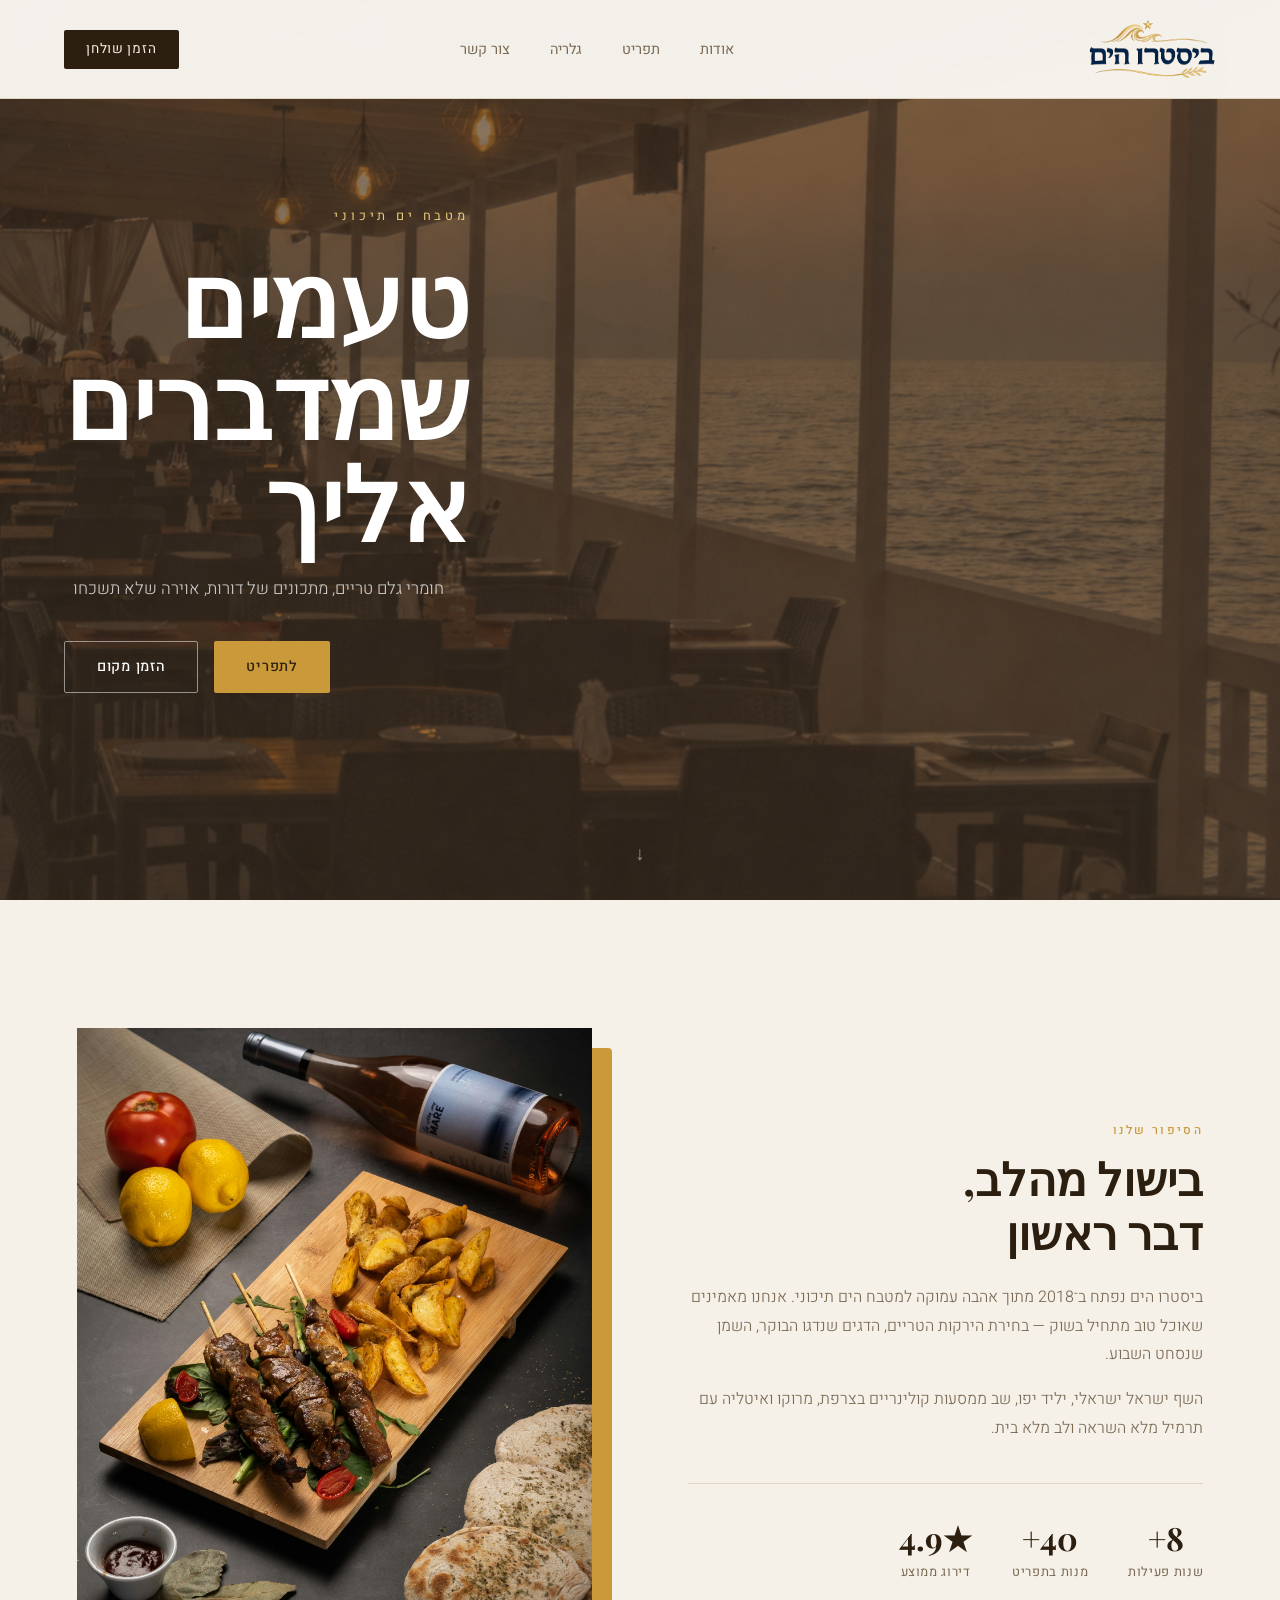
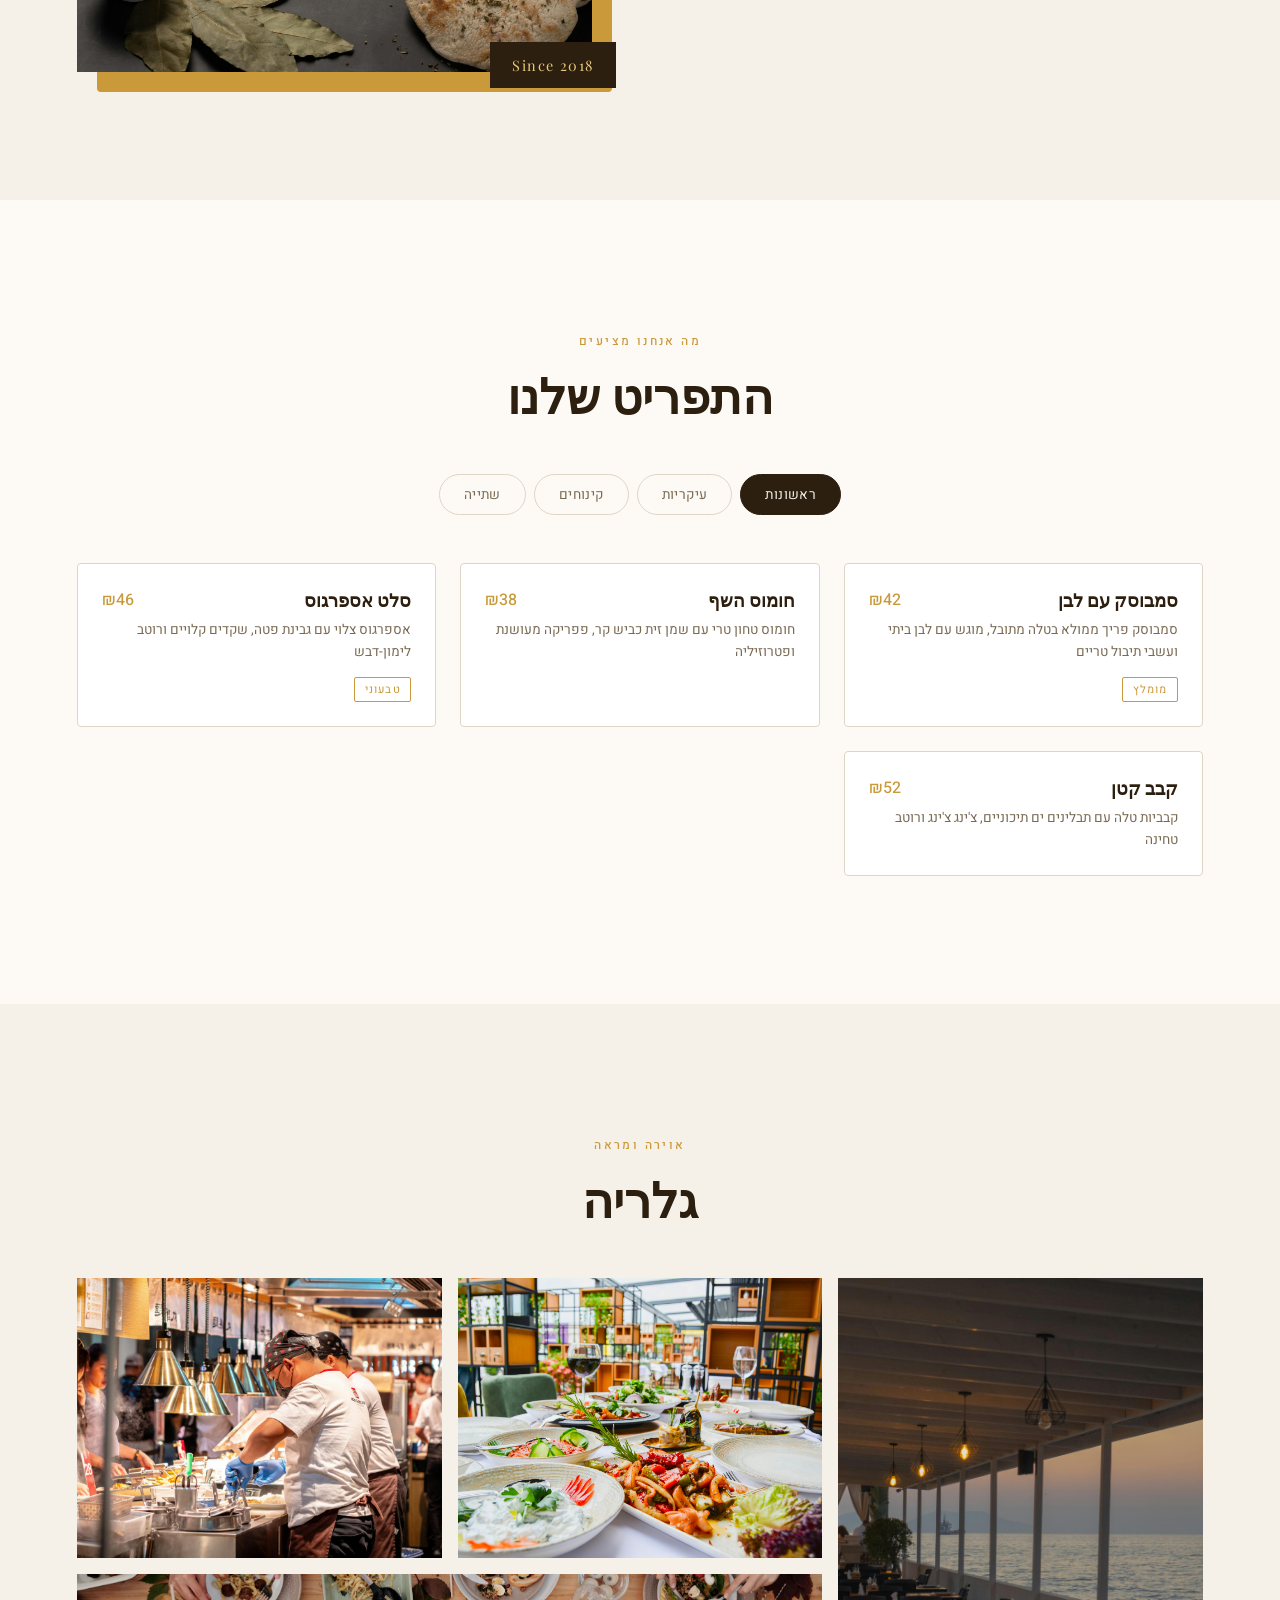
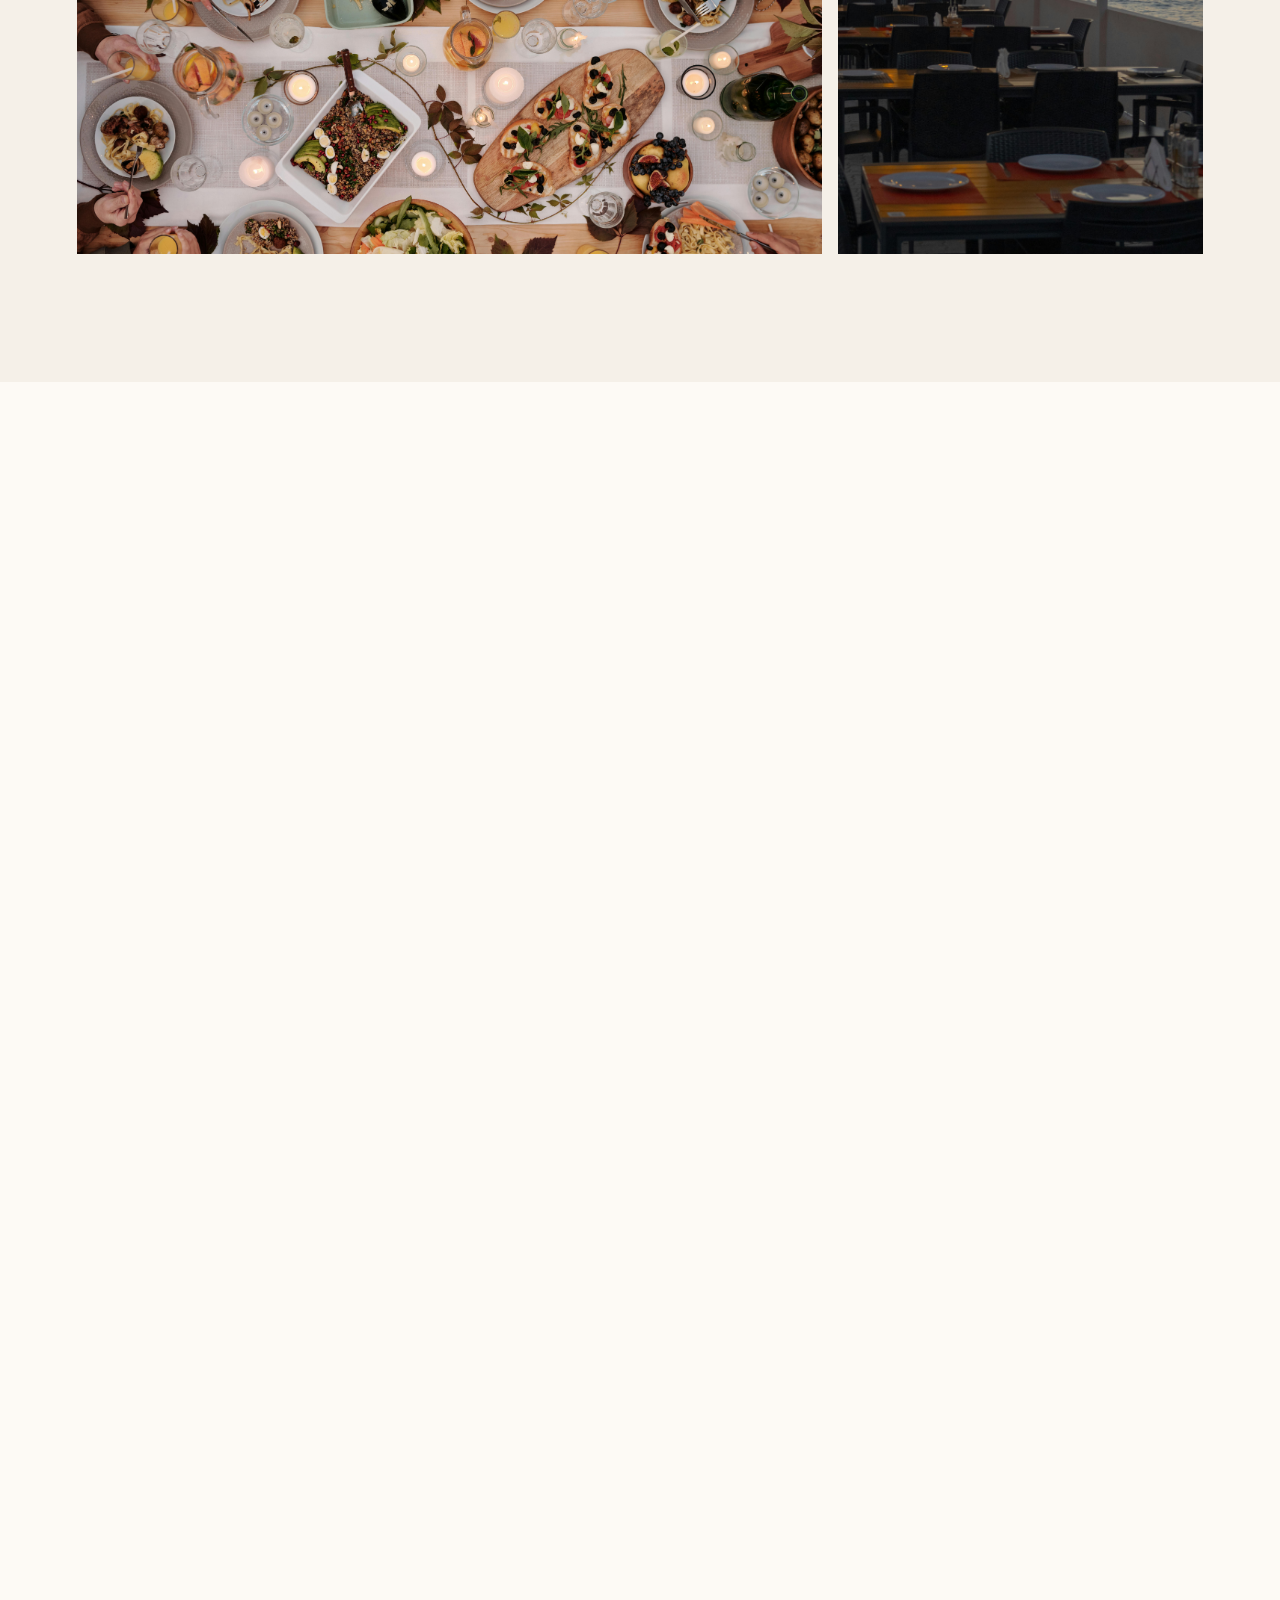
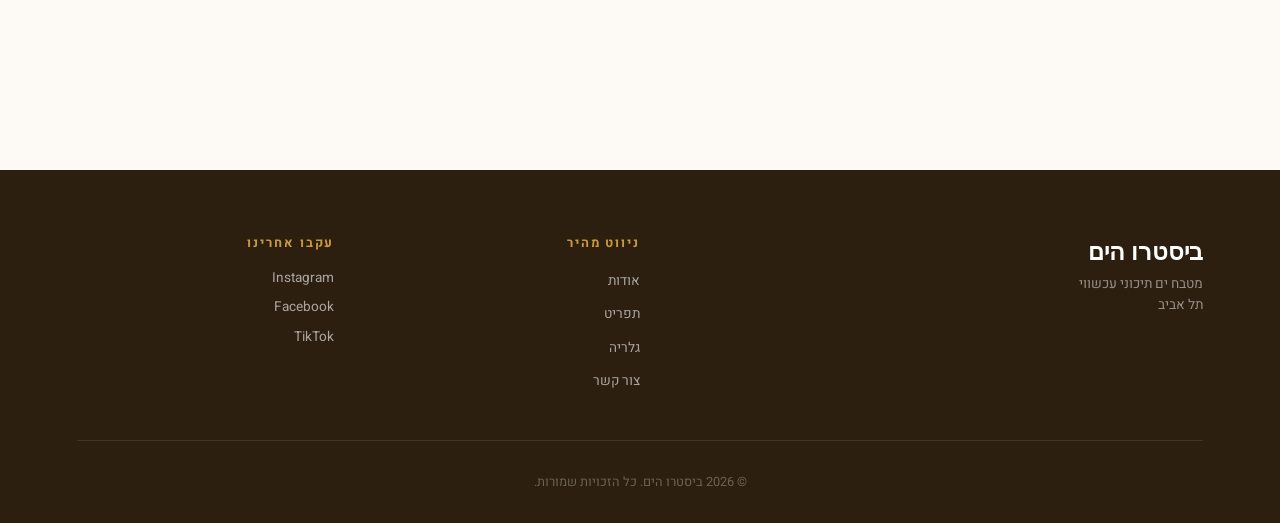
<file: Demo1 - Restaurant/index.html>
<!DOCTYPE html>
<html lang="he" dir="rtl">
<head>
  <meta charset="UTF-8" />
  <meta name="viewport" content="width=device-width, initial-scale=1.0"/>
  <title>ביסטרו הים — מטבח ים תיכוני</title>
  <link rel="stylesheet" href="css/style.css" />
  <link rel="preconnect" href="https://fonts.googleapis.com">
  <link href="https://fonts.googleapis.com/css2?family=Playfair+Display:wght@400;700;900&family=Heebo:wght@300;400;500&display=swap" rel="stylesheet">
</head>
<body>

  <!-- NAV -->
  <nav class="nav">
    <div class="nav__logo" style="background-image: url('images/logo.png');"></div>
    <ul class="nav__links">
      <li><a href="#about">אודות</a></li>
      <li><a href="#menu">תפריט</a></li>
      <li><a href="#gallery">גלריה</a></li>
      <li><a href="#contact">צור קשר</a></li>
    </ul>
    <button class="nav__cta" onclick="document.getElementById('contact').scrollIntoView({behavior:'smooth'})">הזמן שולחן</button>
    <button class="nav__burger" id="burger" aria-label="פתח תפריט">☰</button>
  </nav>

  <!-- MOBILE MENU -->
  <div class="mobile-menu" id="mobileMenu">
    <button class="mobile-menu__close" id="closeMenu">✕</button>
    <ul>
      <li><a href="#about" class="mm-link">אודות</a></li>
      <li><a href="#menu" class="mm-link">תפריט</a></li>
      <li><a href="#gallery" class="mm-link">גלריה</a></li>
      <li><a href="#contact" class="mm-link">צור קשר</a></li>
    </ul>
  </div>

  <!-- HERO -->
  <section class="hero">
    <div class="hero__bg__img" style="background-image: url('images/hero.png');"></div>
    <div class="hero__content">
      <p class="hero__sub">מטבח ים תיכוני</p>
      <h1 class="hero__title">טעמים<br/>שמדברים<br/>אליך</h1>
      <p class="hero__desc">חומרי גלם טריים, מתכונים של דורות, אוירה שלא תשכחו</p>
      <div class="hero__btns">
        <button onclick="document.getElementById('menu').scrollIntoView({behavior:'smooth'})">לתפריט</button>
        <button class="btn--outline" onclick="document.getElementById('contact').scrollIntoView({behavior:'smooth'})">הזמן מקום</button>
      </div>
    </div>
    <div class="hero__scroll">↓</div>
  </section>

  <!-- ABOUT -->
  <section class="about" id="about">
    <div class="about__text">
      <span class="label">הסיפור שלנו</span>
      <h2>בישול מהלב,<br/>דבר ראשון</h2>
      <p>ביסטרו הים נפתח ב־2018 מתוך אהבה עמוקה למטבח הים תיכוני. אנחנו מאמינים שאוכל טוב מתחיל בשוק — בחירת הירקות הטריים, הדגים שנדגו הבוקר, השמן שנסחט השבוע.</p>
      <p>השף ישראל ישראלי, יליד יפו, שב ממסעות קולינריים בצרפת, מרוקו ואיטליה עם תרמיל מלא השראה ולב מלא בית.</p>
      <div class="about__stats">
        <div><strong>8+</strong><span>שנות פעילות</span></div>
        <div><strong>40+</strong><span>מנות בתפריט</span></div>
        <div><strong>★4.9</strong><span>דירוג ממוצע</span></div>
      </div>
    </div>
    <div class="about__img">
      <div class="about__img-inner">
        <img src="images/about.jpg" alt="About Us">
      </div>
      <div class="about__badge">Since 2018</div>
    </div>
  </section>

  <!-- MENU -->
  <section class="menu-section" id="menu">
    <div class="section-header">
      <span class="label">מה אנחנו מציעים</span>
      <h2>התפריט שלנו</h2>
    </div>
    <div class="menu-tabs">
      <button class="tab active" data-cat="starters">ראשונות</button>
      <button class="tab" data-cat="mains">עיקריות</button>
      <button class="tab" data-cat="desserts">קינוחים</button>
      <button class="tab" data-cat="drinks">שתייה</button>
    </div>
    <div class="menu-grid" id="menuGrid"></div>
  </section>

  <!-- GALLERY -->
  <section class="gallery" id="gallery">
    <div class="section-header">
      <span class="label">אוירה ומראה</span>
      <h2>גלריה</h2>
    </div>
    <div class="gallery__grid">
      <div class="gal-item gal-item--tall" style="background-image: url('images/gal1.jpg');"></div>
      <div class="gal-item" style="background-image: url('images/gal2.jpg');"></div>
      <div class="gal-item" style="background-image: url('images/gal3.jpg');"></div>
      <div class="gal-item gal-item--wide" style="background-image: url('images/gal4.jpg');"></div>
    </div>
  </section>

  <!-- TESTIMONIALS -->
  <section class="testimonials">
    <div class="section-header">
      <span class="label">מה אומרים עלינו</span>
      <h2>ביקורות</h2>
    </div>
    <div class="testimonials__grid">
      <div class="review-card">
        <div class="stars">★★★★★</div>
        <p>"חוויה קולינרית מדהימה. המנה של הסמבוסק עם לבן הוא חובה מוחלטת!"</p>
        <span>— מיכל ג', תל אביב</span>
      </div>
      <div class="review-card">
        <div class="stars">★★★★★</div>
        <p>"המקום הכי רומנטי בעיר. האוכל מצוין, השירות חם ואוהב."</p>
        <span>— אורי ו', הרצליה</span>
      </div>
      <div class="review-card">
        <div class="stars">★★★★★</div>
        <p>"הדג שלהם פשוט בלתי נתפס. חוזרים כל שבועיים לפחות!"</p>
        <span>— יובל ק', תל אביב</span>
      </div>
    </div>
  </section>

  <!-- CONTACT -->
  <section class="contact" id="contact">
    <div class="contact__info">
      <span class="label">בואו לבקר</span>
      <h2>הגיעו אלינו</h2>
      <div class="info-item">
        <span class="icon">📍</span>
        <div><strong>כתובת</strong><p>רחוב לדוגמא 42, תל אביב</p></div>
      </div>
      <div class="info-item">
        <span class="icon">🕐</span>
        <div><strong>שעות פתיחה</strong><p>א׳–ה׳: 12:00–23:00<br/>ו׳–ש׳: 11:00–00:00</p></div>
      </div>
      <div class="info-item">
        <span class="icon">📞</span>
        <div><strong>טלפון</strong><p><a href="tel:+97230001234">03-000-1234</a></p></div>
      </div>
      <div class="info-item">
        <span class="icon">✉️</span>
        <div><strong>אימייל</strong><p><a href="demo@bistrohayam.com">demo@bistrohayam.com</a></p></div>
      </div>
    </div>
    <form class="contact__form" id="contactForm">
      <h3>הזמינו שולחן</h3>
      <input type="hidden" name="access_key" value="48af57ed-ba85-4437-8567-9a7d5999b8c4">
      <input type="hidden" name="subject" value="הזמנת שולחן חדשה">
      <input type="hidden" name="from_name" value="Bistro Website">
      <input type="checkbox" name="botcheck" style="display:none">
      <div class="form-group">
        <label>שם מלא</label>
        <input type="text" name="name" placeholder="ישראל ישראלי" />
      </div>
      <div class="form-row">
        <div class="form-group">
          <label>טלפון</label>
          <input type="tel" name="phone" placeholder="050-000-0000" />
        </div>
        <div class="form-group">
          <label>מספר סועדים</label>
          <input type="number" name="guests" min="1" max="20" placeholder="2" />
        </div>
      </div>
      <div class="form-row">
        <div class="form-group">
          <label>תאריך</label>
          <input type="date" name="date" id="date"/>
        </div>
        <div class="form-group">
          <label>שעה</label>
          <div class="time-selects">
            <select name="minute" id="minuteSelect">
              <option value="00">00</option>
              <option value="15">15</option>
              <option value="30">30</option>
              <option value="45">45</option>
            </select>
            <select name="hour" id="hourSelect">
              <option value="12">12</option>
              <option value="13">13</option>
              <option value="14">14</option>
              <option value="15">15</option>
              <option value="16">16</option>
              <option value="17">17</option>
              <option value="18">18</option>
              <option value="19">19</option>
              <option value="20">20</option>
              <option value="21">21</option>
              <option value="22">22</option>
              <option value="23">23</option>
            </select>
            
          </div>
        </div>
      </div>
      <div class="form-group">
        <label>הערות מיוחדות</label>
        <textarea name="message" placeholder="אלרגיות, ישיבה מועדפת, אירוע מיוחד..."></textarea>
      </div>
      <button type="button" class="submit-btn" onclick="handleSubmit()">שלח הזמנה</button>
      <div id="formSuccess" class="form-success" style="display:none">✅ תודה! נחזור אליך בהקדם לאישור.</div>
    </form>
  </section>

  <!-- FOOTER -->
  <footer class="footer">
    <div class="footer__top">
      <div class="footer__brand">
        <h3>ביסטרו הים</h3>
        <p>מטבח ים תיכוני עכשווי<br/>תל אביב</p>
      </div>
      <div class="footer__links">
        <h4>ניווט מהיר</h4>
        <ul>
          <li><a href="#about">אודות</a></li>
          <li><a href="#menu">תפריט</a></li>
          <li><a href="#gallery">גלריה</a></li>
          <li><a href="#contact">צור קשר</a></li>
        </ul>
      </div>
      <div class="footer__social">
        <h4>עקבו אחרינו</h4>
        <div class="social-links">
          <a href="#">Instagram</a>
          <a href="#">Facebook</a>
          <a href="#">TikTok</a>
        </div>
      </div>
    </div>
    <div class="footer__bottom">
      <p>© 2026 ביסטרו הים. כל הזכויות שמורות.</p>
    </div>
  </footer>

  <script src="js/main.js"></script>
</body>
</html>
</file>
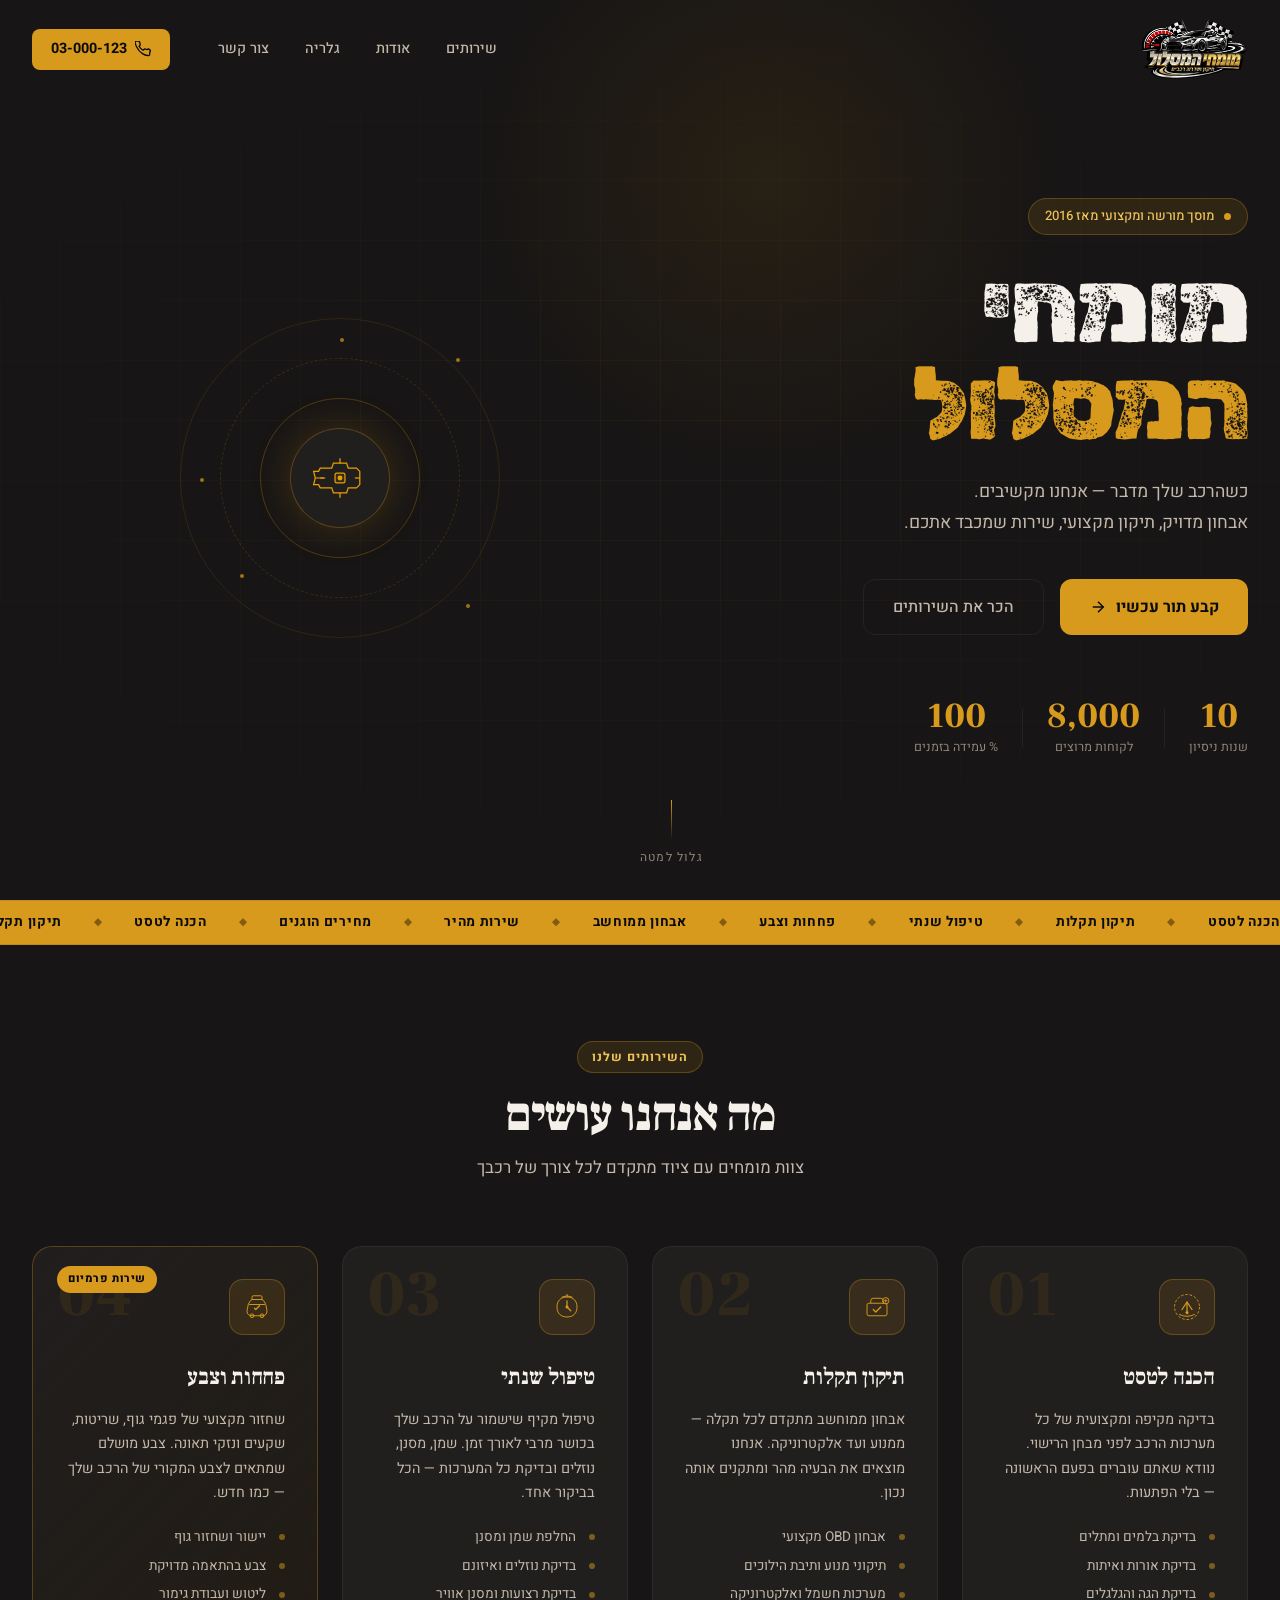
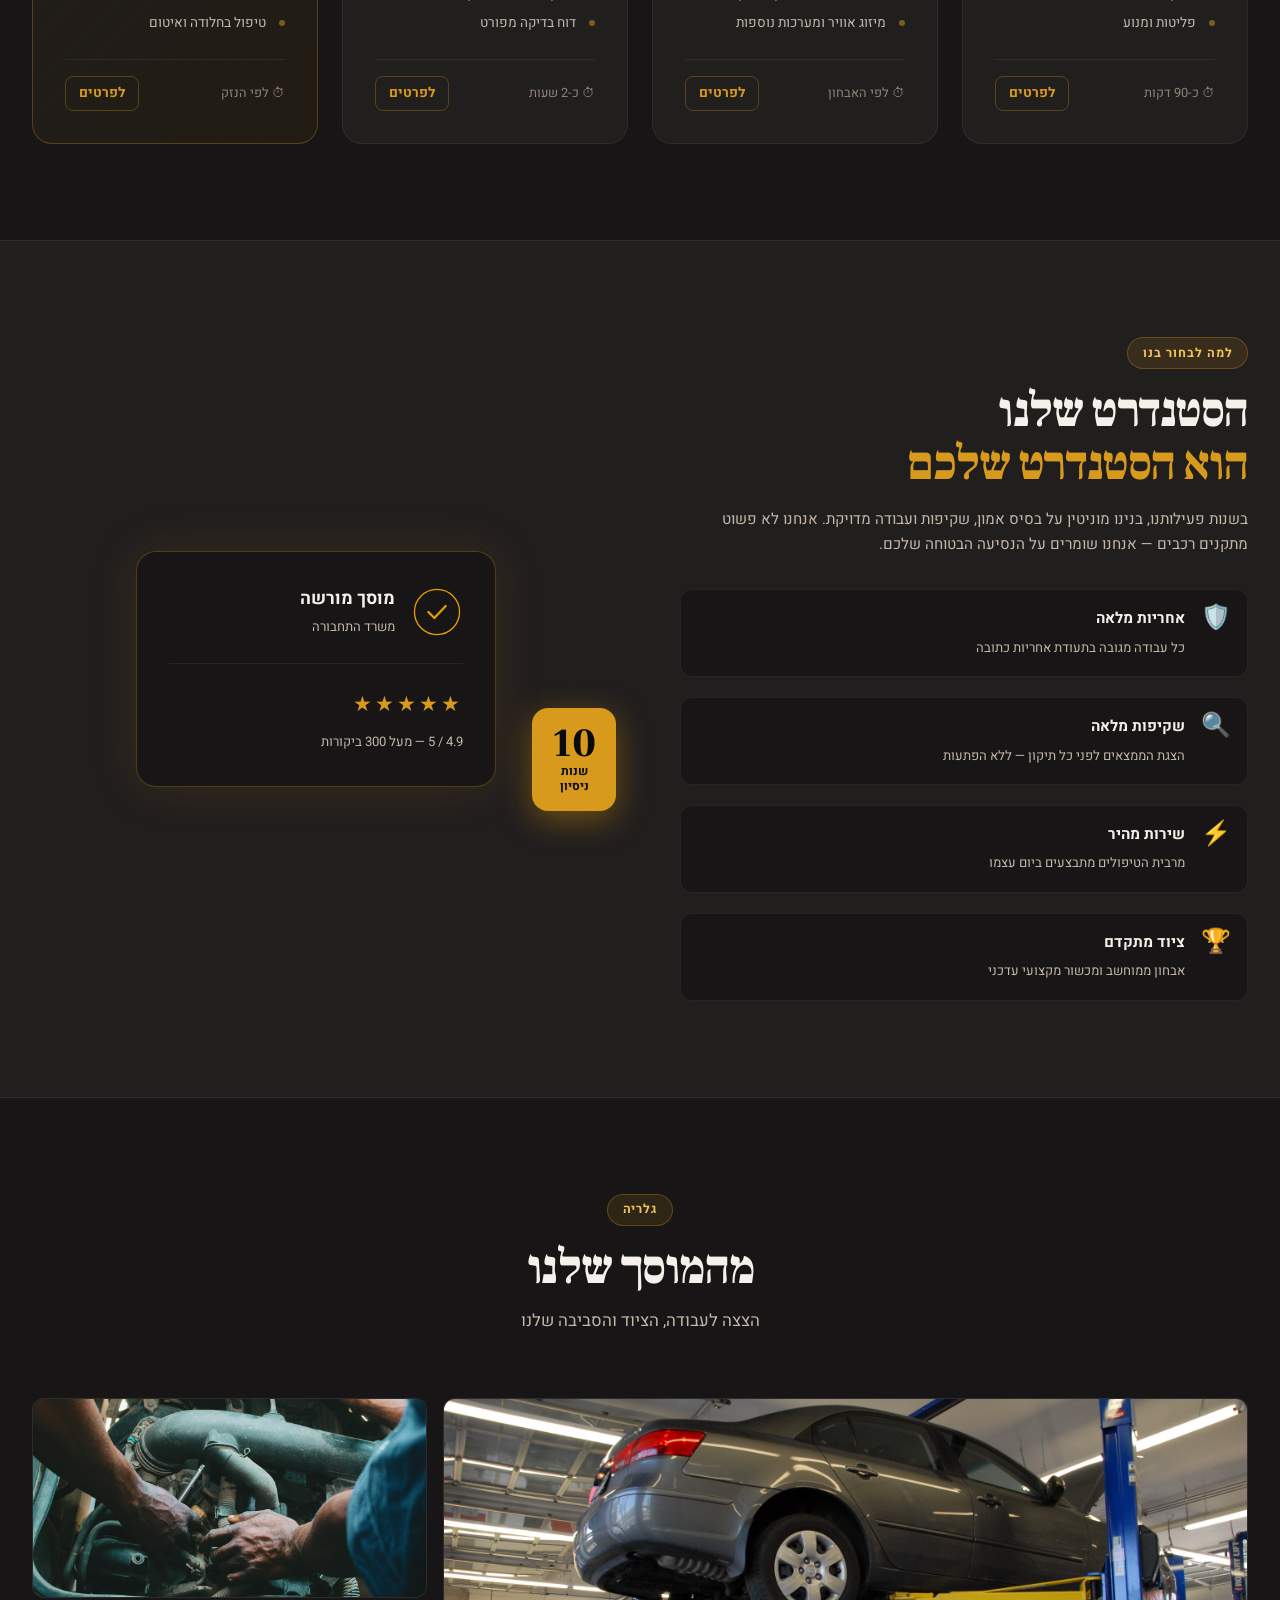
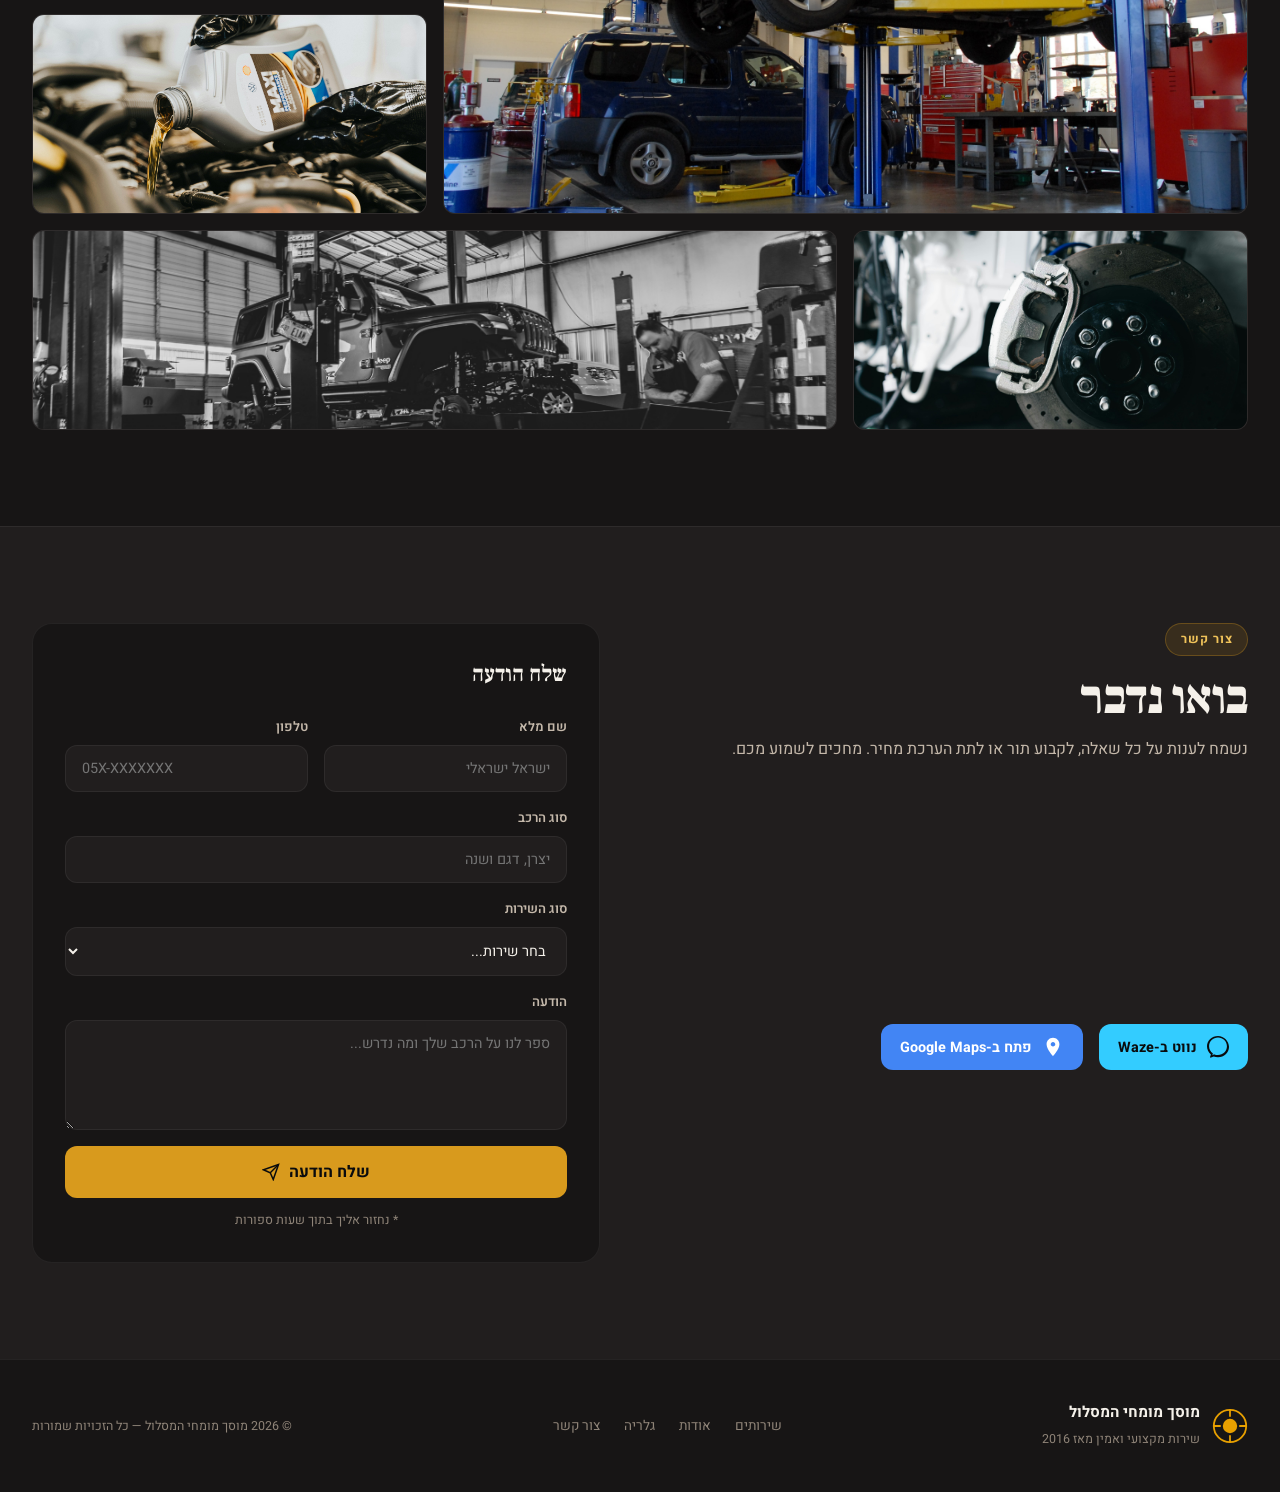
<file: Demo2 - Garage/index.html>
<!DOCTYPE html>
<html lang="he" dir="rtl">
<head>
  <meta charset="UTF-8" />
  <meta name="viewport" content="width=device-width, initial-scale=1.0" />
  <title>מוסך מומחי המסלול | שירות מקצועי ואמין</title>
  <link rel="stylesheet" href="css/style.css" />
  <link rel="preconnect" href="https://fonts.googleapis.com" />
  <link href="https://fonts.googleapis.com/css2?family=Heebo:wght@300;400;500;700;900&family=Rubik+Dirt:wght@300;400;500;700;900&family=Frank+Ruhl+Libre:wght@400;700;900&display=swap" rel="stylesheet" />
</head>
<body>

  <!-- ======= NAV ======= -->
  <header class="nav-header" id="navbar">
    <div class="nav-container">
      <div class="nav__logo" style="background-image: url('images/logo.png');"></div>
      <nav class="nav-links">
        <a href="#services">שירותים</a>
        <a href="#about">אודות</a>
        <a href="#gallery">גלריה</a>
        <a href="#contact">צור קשר</a>
      </nav>
      <a href="tel:03-000-123" class="nav-cta">
        <svg width="16" height="16" viewBox="0 0 24 24" fill="none" stroke="currentColor" stroke-width="2"><path d="M22 16.92v3a2 2 0 01-2.18 2 19.79 19.79 0 01-8.63-3.07A19.5 19.5 0 013.07 9.81a19.79 19.79 0 01-3.07-8.63A2 2 0 012 0h3a2 2 0 012 1.72c.127.96.361 1.903.7 2.81a2 2 0 01-.45 2.11L6.09 7.91a16 16 0 006 6l1.27-1.27a2 2 0 012.11-.45c.907.339 1.85.573 2.81.7A2 2 0 0122 16.92z"/></svg>
        03-000-123
      </a>
      <button class="hamburger" id="hamburger" aria-label="תפריט">
        <span></span><span></span><span></span>
      </button>
    </div>
    <div class="mobile-menu" id="mobileMenu">
      <a href="#services" class="mobile-link">שירותים</a>
      <a href="#about" class="mobile-link">אודות</a>
      <a href="#gallery" class="mobile-link">גלריה</a>
      <a href="#contact" class="mobile-link">צור קשר</a>
      <a href="tel:03-000-123" class="mobile-link highlight">📞 03-000-123</a>
    </div>
  </header>

  <!-- ======= HERO ======= -->
  <section class="hero" id="hero">
    <div class="hero-bg">
      <div class="hero-grid"></div>
      <div class="hero-glow"></div>
    </div>
    <div class="hero-content">
      <div class="hero-badge">
        <span class="badge-dot"></span>
        מוסך מורשה ומקצועי מאז 2016
      </div>
      <h1 class="hero-title">
        <span class="title-line">מומחי</span>
        <span class="title-line accent">המסלול</span>
      </h1>
      <p class="hero-sub">
        כשהרכב שלך מדבר — אנחנו מקשיבים.<br />
        אבחון מדויק, תיקון מקצועי, שירות שמכבד אתכם.
      </p>
      <div class="hero-actions">
        <a href="#contact" class="btn-primary">
          קבע תור עכשיו
          <svg width="18" height="18" viewBox="0 0 24 24" fill="none" stroke="currentColor" stroke-width="2"><line x1="5" y1="12" x2="19" y2="12"/><polyline points="12 5 19 12 12 19"/></svg>
        </a>
        <a href="#services" class="btn-ghost">הכר את השירותים</a>
      </div>
      <div class="hero-stats">
        <div class="stat">
          <span class="stat-num" data-target="10">0</span>
          <span class="stat-label">שנות ניסיון</span>
        </div>
        <div class="stat-divider"></div>
        <div class="stat">
          <span class="stat-num" data-target="8000">0</span>
          <span class="stat-label">לקוחות מרוצים</span>
        </div>
        <div class="stat-divider"></div>
        <div class="stat">
          <span class="stat-num" data-target="100">0</span>
          <span class="stat-label">% עמידה בזמנים</span>
        </div>
      </div>
    </div>
    <div class="hero-visual">
      <div class="engine-graphic">
        <div class="engine-ring r1"></div>
        <div class="engine-ring r2"></div>
        <div class="engine-ring r3"></div>
        <div class="engine-core">
          <svg viewBox="0 0 80 80" fill="none" xmlns="http://www.w3.org/2000/svg">
            <path d="M20 40 H10 L8 32 H14 L16 28 H30 L32 22 H48 L50 28 H60 L64 32 V48 L60 52 H50 L48 58 H32 L30 52 H16 L14 48 H8 L10 40 Z" stroke="#E8A000" stroke-width="1.5" fill="none"/>
            <rect x="34" y="34" width="12" height="12" rx="2" stroke="#E8A000" stroke-width="1.5" fill="rgba(232,160,0,0.1)"/>
            <circle cx="40" cy="40" r="3" fill="#E8A000"/>
            <line x1="40" y1="22" x2="40" y2="16" stroke="#E8A000" stroke-width="1.5"/>
            <line x1="40" y1="58" x2="40" y2="64" stroke="#E8A000" stroke-width="1.5"/>
            <line x1="22" y1="40" x2="16" y2="40" stroke="#E8A000" stroke-width="1.5"/>
            <line x1="58" y1="40" x2="64" y2="40" stroke="#E8A000" stroke-width="1.5"/>
          </svg>
        </div>
        <div class="engine-particles">
          <span></span><span></span><span></span><span></span><span></span>
        </div>
      </div>
    </div>
    <div class="scroll-hint">
      <div class="scroll-line"></div>
      <span>גלול למטה</span>
    </div>
  </section>

  <!-- ======= TICKER ======= -->
  <div class="ticker-wrap" aria-hidden="true">
    <div class="ticker-track">
      <span>הכנה לטסט</span><span class="sep">◆</span>
      <span>תיקון תקלות</span><span class="sep">◆</span>
      <span>טיפול שנתי</span><span class="sep">◆</span>
      <span>פחחות וצבע</span><span class="sep">◆</span>
      <span>אבחון ממוחשב</span><span class="sep">◆</span>
      <span>שירות מהיר</span><span class="sep">◆</span>
      <span>מחירים הוגנים</span><span class="sep">◆</span>
      <span>הכנה לטסט</span><span class="sep">◆</span>
      <span>תיקון תקלות</span><span class="sep">◆</span>
      <span>טיפול שנתי</span><span class="sep">◆</span>
      <span>פחחות וצבע</span><span class="sep">◆</span>
      <span>אבחון ממוחשב</span><span class="sep">◆</span>
      <span>שירות מהיר</span><span class="sep">◆</span>
      <span>מחירים הוגנים</span><span class="sep">◆</span>
    </div>
  </div>

  <!-- ======= SERVICES ======= -->
  <section class="services" id="services">
    <div class="section-header">
      <span class="section-tag">השירותים שלנו</span>
      <h2 class="section-title">מה אנחנו עושים</h2>
      <p class="section-sub">צוות מומחים עם ציוד מתקדם לכל צורך של רכבך</p>
    </div>

    <div class="services-grid">

      <!-- Card 1 -->
      <div class="service-card" data-index="01">
        <div class="card-number">01</div>
        <div class="card-icon-wrap">
          <svg class="card-icon" viewBox="0 0 48 48" fill="none">
            <circle cx="24" cy="24" r="20" stroke="currentColor" stroke-width="1.5" stroke-dasharray="4 3"/>
            <path d="M16 28 L24 16 L32 28" stroke="currentColor" stroke-width="2" stroke-linecap="round" stroke-linejoin="round"/>
            <line x1="24" y1="16" x2="24" y2="32" stroke="currentColor" stroke-width="2" stroke-linecap="round"/>
            <circle cx="24" cy="33" r="2" fill="currentColor"/>
            <path d="M12 36 Q24 42 36 36" stroke="currentColor" stroke-width="1.5" stroke-linecap="round" fill="none"/>
          </svg>
        </div>
        <div class="card-content">
          <h3>הכנה לטסט</h3>
          <p>בדיקה מקיפה ומקצועית של כל מערכות הרכב לפני מבחן הרישוי. נוודא שאתם עוברים בפעם הראשונה — בלי הפתעות.</p>
          <ul class="card-features">
            <li>בדיקת בלמים ומתלים</li>
            <li>בדיקת אורות ואיתות</li>
            <li>בדיקת הגה והגלגלים</li>
            <li>פליטות ומנוע</li>
          </ul>
          <div class="card-footer">
            <span class="card-duration">⏱ כ-90 דקות</span>
            <a href="#contact" class="card-cta">לפרטים</a>
          </div>
        </div>
        <div class="card-glow"></div>
      </div>

      <!-- Card 2 -->
      <div class="service-card" data-index="02">
        <div class="card-number">02</div>
        <div class="card-icon-wrap">
          <svg class="card-icon" viewBox="0 0 48 48" fill="none">
            <rect x="8" y="18" width="32" height="20" rx="3" stroke="currentColor" stroke-width="1.5"/>
            <path d="M14 18 V14 Q14 10 18 10 H30 Q34 10 34 14 V18" stroke="currentColor" stroke-width="1.5" fill="none"/>
            <path d="M18 28 L22 32 L30 24" stroke="currentColor" stroke-width="2" stroke-linecap="round" stroke-linejoin="round"/>
            <circle cx="38" cy="14" r="5" fill="none" stroke="currentColor" stroke-width="1.5"/>
            <line x1="36" y1="14" x2="40" y2="14" stroke="currentColor" stroke-width="1.5" stroke-linecap="round"/>
            <line x1="38" y1="12" x2="38" y2="16" stroke="currentColor" stroke-width="1.5" stroke-linecap="round"/>
          </svg>
        </div>
        <div class="card-content">
          <h3>תיקון תקלות</h3>
          <p>אבחון ממוחשב מתקדם לכל תקלה — ממנוע ועד אלקטרוניקה. אנחנו מוצאים את הבעיה מהר ומתקנים אותה נכון.</p>
          <ul class="card-features">
            <li>אבחון OBD מקצועי</li>
            <li>תיקוני מנוע ותיבת הילוכים</li>
            <li>מערכות חשמל ואלקטרוניקה</li>
            <li>מיזוג אוויר ומערכות נוספות</li>
          </ul>
          <div class="card-footer">
            <span class="card-duration">⏱ לפי האבחון</span>
            <a href="#contact" class="card-cta">לפרטים</a>
          </div>
        </div>
        <div class="card-glow"></div>
      </div>

      <!-- Card 3 -->
      <div class="service-card" data-index="03">
        <div class="card-number">03</div>
        <div class="card-icon-wrap">
          <svg class="card-icon" viewBox="0 0 48 48" fill="none">
            <path d="M24 8 C14 8 8 14 8 24 C8 34 14 40 24 40 C34 40 40 34 40 24 C40 14 34 8 24 8Z" stroke="currentColor" stroke-width="1.5"/>
            <path d="M24 14 V24 L30 30" stroke="currentColor" stroke-width="2" stroke-linecap="round" stroke-linejoin="round"/>
            <circle cx="24" cy="24" r="2" fill="currentColor"/>
            <path d="M16 8 Q24 4 32 8" stroke="currentColor" stroke-width="1.5" stroke-linecap="round" fill="none"/>
            <line x1="24" y1="4" x2="24" y2="8" stroke="currentColor" stroke-width="1.5" stroke-linecap="round"/>
          </svg>
        </div>
        <div class="card-content">
          <h3>טיפול שנתי</h3>
          <p>טיפול מקיף שישמור על הרכב שלך בכושר מרבי לאורך זמן. שמן, מסנן, נוזלים ובדיקת כל המערכות — הכל בביקור אחד.</p>
          <ul class="card-features">
            <li>החלפת שמן ומסנן</li>
            <li>בדיקת נוזלים ואיזונם</li>
            <li>בדיקת רצועות ומסנן אוויר</li>
            <li>דוח בדיקה מפורט</li>
          </ul>
          <div class="card-footer">
            <span class="card-duration">⏱ כ-2 שעות</span>
            <a href="#contact" class="card-cta">לפרטים</a>
          </div>
        </div>
        <div class="card-glow"></div>
      </div>

      <!-- Card 4 -->
      <div class="service-card featured" data-index="04">
        <div class="card-number">04</div>
        <div class="featured-badge">שירות פרמיום</div>
        <div class="card-icon-wrap">
          <svg class="card-icon" viewBox="0 0 48 48" fill="none">
            <path d="M8 30 Q8 38 16 38 H32 Q40 38 40 30 L38 20 Q36 14 32 12 H16 Q12 14 10 20 Z" stroke="currentColor" stroke-width="1.5" fill="none"/>
            <path d="M12 20 H36" stroke="currentColor" stroke-width="1.5" stroke-linecap="round"/>
            <circle cx="16" cy="38" r="3" stroke="currentColor" stroke-width="1.5"/>
            <circle cx="32" cy="38" r="3" stroke="currentColor" stroke-width="1.5"/>
            <path d="M16 12 V8 Q16 6 18 6 H30 Q32 6 32 8 V12" stroke="currentColor" stroke-width="1.5" stroke-linecap="round" fill="none"/>
            <path d="M20 26 L22 28 L28 22" stroke="currentColor" stroke-width="2" stroke-linecap="round" stroke-linejoin="round"/>
          </svg>
        </div>
        <div class="card-content">
          <h3>פחחות וצבע</h3>
          <p>שחזור מקצועי של פגמי גוף, שריטות, שקעים ונזקי תאונה. צבע מושלם שמתאים לצבע המקורי של הרכב שלך — כמו חדש.</p>
          <ul class="card-features">
            <li>יישור ושחזור גוף</li>
            <li>צבע בהתאמה מדויקת</li>
            <li>ליטוש ועבודת גימור</li>
            <li>טיפול בחלודה ואיטום</li>
          </ul>
          <div class="card-footer">
            <span class="card-duration">⏱ לפי הנזק</span>
            <a href="#contact" class="card-cta">לפרטים</a>
          </div>
        </div>
        <div class="card-glow"></div>
      </div>

    </div>
  </section>

  <!-- ======= WHY US ======= -->
  <section class="why-us" id="about">
    <div class="why-inner">
      <div class="why-text">
        <span class="section-tag">למה לבחור בנו</span>
        <h2 class="section-title">הסטנדרט שלנו<br/><em>הוא הסטנדרט שלכם</em></h2>
        <p>בשנות פעילותנו, בנינו מוניטין על בסיס אמון, שקיפות ועבודה מדויקת. אנחנו לא פשוט מתקנים רכבים — אנחנו שומרים על הנסיעה הבטוחה שלכם.</p>
        <div class="why-items">
          <div class="why-item">
            <div class="why-icon">🛡️</div>
            <div>
              <strong>אחריות מלאה</strong>
              <span>כל עבודה מגובה בתעודת אחריות כתובה</span>
            </div>
          </div>
          <div class="why-item">
            <div class="why-icon">🔍</div>
            <div>
              <strong>שקיפות מלאה</strong>
              <span>הצגת הממצאים לפני כל תיקון — ללא הפתעות</span>
            </div>
          </div>
          <div class="why-item">
            <div class="why-icon">⚡</div>
            <div>
              <strong>שירות מהיר</strong>
              <span>מרבית הטיפולים מתבצעים ביום עצמו</span>
            </div>
          </div>
          <div class="why-item">
            <div class="why-icon">🏆</div>
            <div>
              <strong>ציוד מתקדם</strong>
              <span>אבחון ממוחשב ומכשור מקצועי עדכני</span>
            </div>
          </div>
        </div>
      </div>
      <div class="why-visual">
        <div class="cert-card">
          <div class="cert-top">
            <svg class="cert-icon" viewBox="0 0 60 60" fill="none">
              <circle cx="30" cy="30" r="26" stroke="#E8A000" stroke-width="1.5"/>
              <path d="M20 30 L27 37 L40 23" stroke="#E8A000" stroke-width="2.5" stroke-linecap="round" stroke-linejoin="round"/>
            </svg>
            <div>
              <strong>מוסך מורשה</strong>
              <span>משרד התחבורה</span>
            </div>
          </div>
          <div class="cert-divider"></div>
          <div class="cert-rating">
            <div class="stars">★★★★★</div>
            <span>4.9 / 5 — מעל 300 ביקורות</span>
          </div>
        </div>
        <div class="experience-badge">
          <span class="exp-num">10</span>
          <span class="exp-text">שנות<br/>ניסיון</span>
        </div>
      </div>
    </div>
  </section>

  <!-- ======= GALLERY ======= -->
  <section class="gallery" id="gallery">
    <div class="section-header">
      <span class="section-tag">גלריה</span>
      <h2 class="section-title">מהמוסך שלנו</h2>
      <p class="section-sub">הצצה לעבודה, הציוד והסביבה שלנו</p>
    </div>
  <div class="gallery-grid">

    <div class="gallery-item gi-large">
      <img src="images/gal1.jpg" alt="תמונה 1">
    </div>

    <div class="gallery-item">
      <img src="images/gal2.jpg" alt="תמונה 2">
    </div>

    <div class="gallery-item">
      <img src="images/gal3.jpg" alt="תמונה 3">
    </div>

    <div class="gallery-item">
      <img src="images/gal4.jpg" alt="תמונה 4">
    </div>

    <div class="gallery-item gi-wide">
      <img src="images/gal5.jpg" alt="פנים המוסך">
    </div>

  </div>
  </section>

  <!-- ======= CONTACT ======= -->
  <section class="contact" id="contact">
    <div class="contact-inner">
      <div class="contact-info">
        <span class="section-tag">צור קשר</span>
        <h2 class="section-title">בואו נדבר</h2>
        <p>נשמח לענות על כל שאלה, לקבוע תור או לתת הערכת מחיר. מחכים לשמוע מכם.</p>

        <div class="contact-items">
          <div class="contact-item">
            <div class="ci-icon">📍</div>
            <div>
              <strong>כתובת</strong>
              <span>רחוב לדוגמא 12, פתח תקווה</span>
            </div>
          </div>
          <div class="contact-item">
            <div class="ci-icon">📞</div>
            <div>
              <strong>טלפון</strong>
              <a href="tel:03-000-123">03-000-123</a>
            </div>
          </div>
          <div class="contact-item">
            <div class="ci-icon">🕐</div>
            <div>
              <strong>שעות פעילות</strong>
              <span>ראשון–חמישי: 16:00–07:30</span>
            </div>
          </div>
        </div>

        <div class="contact-links">
          <a href="https://waze.com/ul?q=פתח+תקווה" target="_blank" rel="noopener" class="map-btn waze-btn">
            <svg viewBox="0 0 24 24" fill="currentColor" width="22" height="22"><path d="M12.001 0C5.373 0 0 5.06 0 11.29c0 3.455 1.555 6.597 4.293 8.775l-.89 2.6a.75.75 0 001.04.908l2.88-1.283a12.3 12.3 0 004.678.9c6.628 0 12-5.06 12-11.29S18.629 0 12.001 0zm0 20.83a10.56 10.56 0 01-3.96-.766l-.23-.1-2.02.9.62-1.83-.2-.16C3.956 17.4 2.25 14.49 2.25 11.29c0-5.24 4.37-9.54 9.75-9.54s9.75 4.3 9.75 9.54-4.37 9.54-9.75 9.54z"/></svg>
            נווט ב-Waze
          </a>
          <a href="https://maps.google.com/?q=פתח+תקווה" target="_blank" rel="noopener" class="map-btn google-btn">
            <svg viewBox="0 0 24 24" fill="currentColor" width="22" height="22"><path d="M12 2C8.13 2 5 5.13 5 9c0 5.25 7 13 7 13s7-7.75 7-13c0-3.87-3.13-7-7-7zm0 9.5c-1.38 0-2.5-1.12-2.5-2.5s1.12-2.5 2.5-2.5 2.5 1.12 2.5 2.5-1.12 2.5-2.5 2.5z"/></svg>
            פתח ב-Google Maps
          </a>
        </div>
      </div>

      <form class="contact-form" id="contactForm">
        <h3>שלח הודעה</h3>
        <div class="form-row">
          <div class="form-group">
            <label>שם מלא</label>
            <input type="text" placeholder="ישראל ישראלי" required />
          </div>
          <div class="form-group">
            <label>טלפון</label>
            <input type="tel" placeholder="05X-XXXXXXX" required />
          </div>
        </div>
        <div class="form-group">
          <label>סוג הרכב</label>
          <input type="text" placeholder="יצרן, דגם ושנה" />
        </div>
        <div class="form-group">
          <label>סוג השירות</label>
          <select>
            <option value="">בחר שירות...</option>
            <option>הכנה לטסט</option>
            <option>תיקון תקלה</option>
            <option>טיפול שנתי</option>
            <option>פחחות וצבע</option>
            <option>אחר</option>
          </select>
        </div>
        <div class="form-group">
          <label>הודעה</label>
          <textarea rows="4" placeholder="ספר לנו על הרכב שלך ומה נדרש..."></textarea>
        </div>
        <button type="submit" class="btn-primary full-width">
          שלח הודעה
          <svg width="18" height="18" viewBox="0 0 24 24" fill="none" stroke="currentColor" stroke-width="2"><line x1="22" y1="2" x2="11" y2="13"/><polygon points="22 2 15 22 11 13 2 9 22 2"/></svg>
        </button>
        <p class="form-note">* נחזור אליך בתוך שעות ספורות</p>
      </form>
    </div>
  </section>

  

  <!-- ======= FOOTER ======= -->
  <footer class="footer">
    <div class="footer-inner">
      <div class="footer-brand">
        <svg class="logo-icon" viewBox="0 0 40 40" fill="none">
          <circle cx="20" cy="20" r="18" stroke="#E8A000" stroke-width="2"/>
          <circle cx="20" cy="20" r="8" fill="#E8A000"/>
          <line x1="20" y1="2" x2="20" y2="9" stroke="#E8A000" stroke-width="2" stroke-linecap="round"/>
          <line x1="20" y1="31" x2="20" y2="38" stroke="#E8A000" stroke-width="2" stroke-linecap="round"/>
          <line x1="2" y1="20" x2="9" y2="20" stroke="#E8A000" stroke-width="2" stroke-linecap="round"/>
          <line x1="31" y1="20" x2="38" y2="20" stroke="#E8A000" stroke-width="2" stroke-linecap="round"/>
        </svg>
        <div>
          <strong>מוסך מומחי המסלול</strong>
          <span>שירות מקצועי ואמין מאז 2016</span>
        </div>
      </div>
      <div class="footer-links">
        <a href="#services">שירותים</a>
        <a href="#about">אודות</a>
        <a href="#gallery">גלריה</a>
        <a href="#contact">צור קשר</a>
      </div>
      <div class="footer-copy">© 2026 מוסך מומחי המסלול — כל הזכויות שמורות</div>
    </div>
  </footer>

  <!-- Toast -->
  <div class="toast" id="toast">✅ ההודעה נשלחה! נחזור אליך בקרוב.</div>

  <script src="js/script.js"></script>
</body>
</html>
</file>
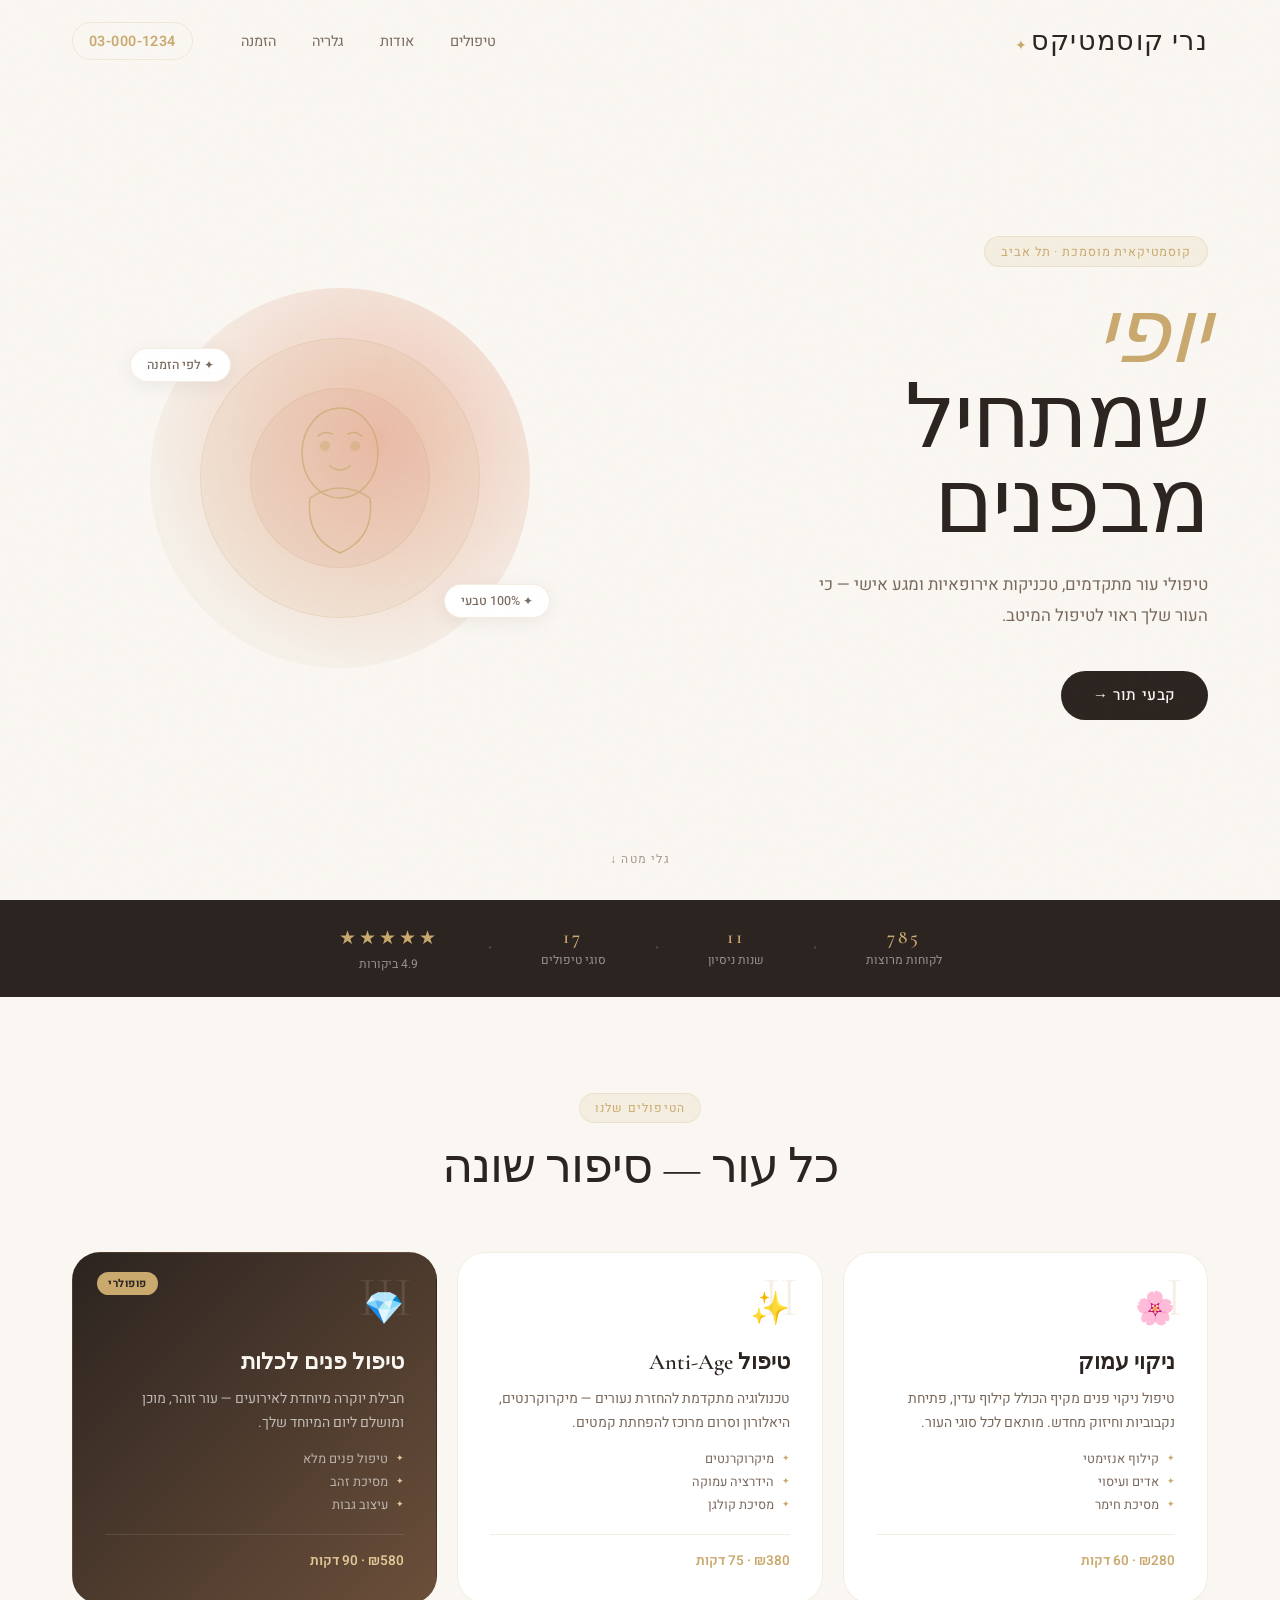
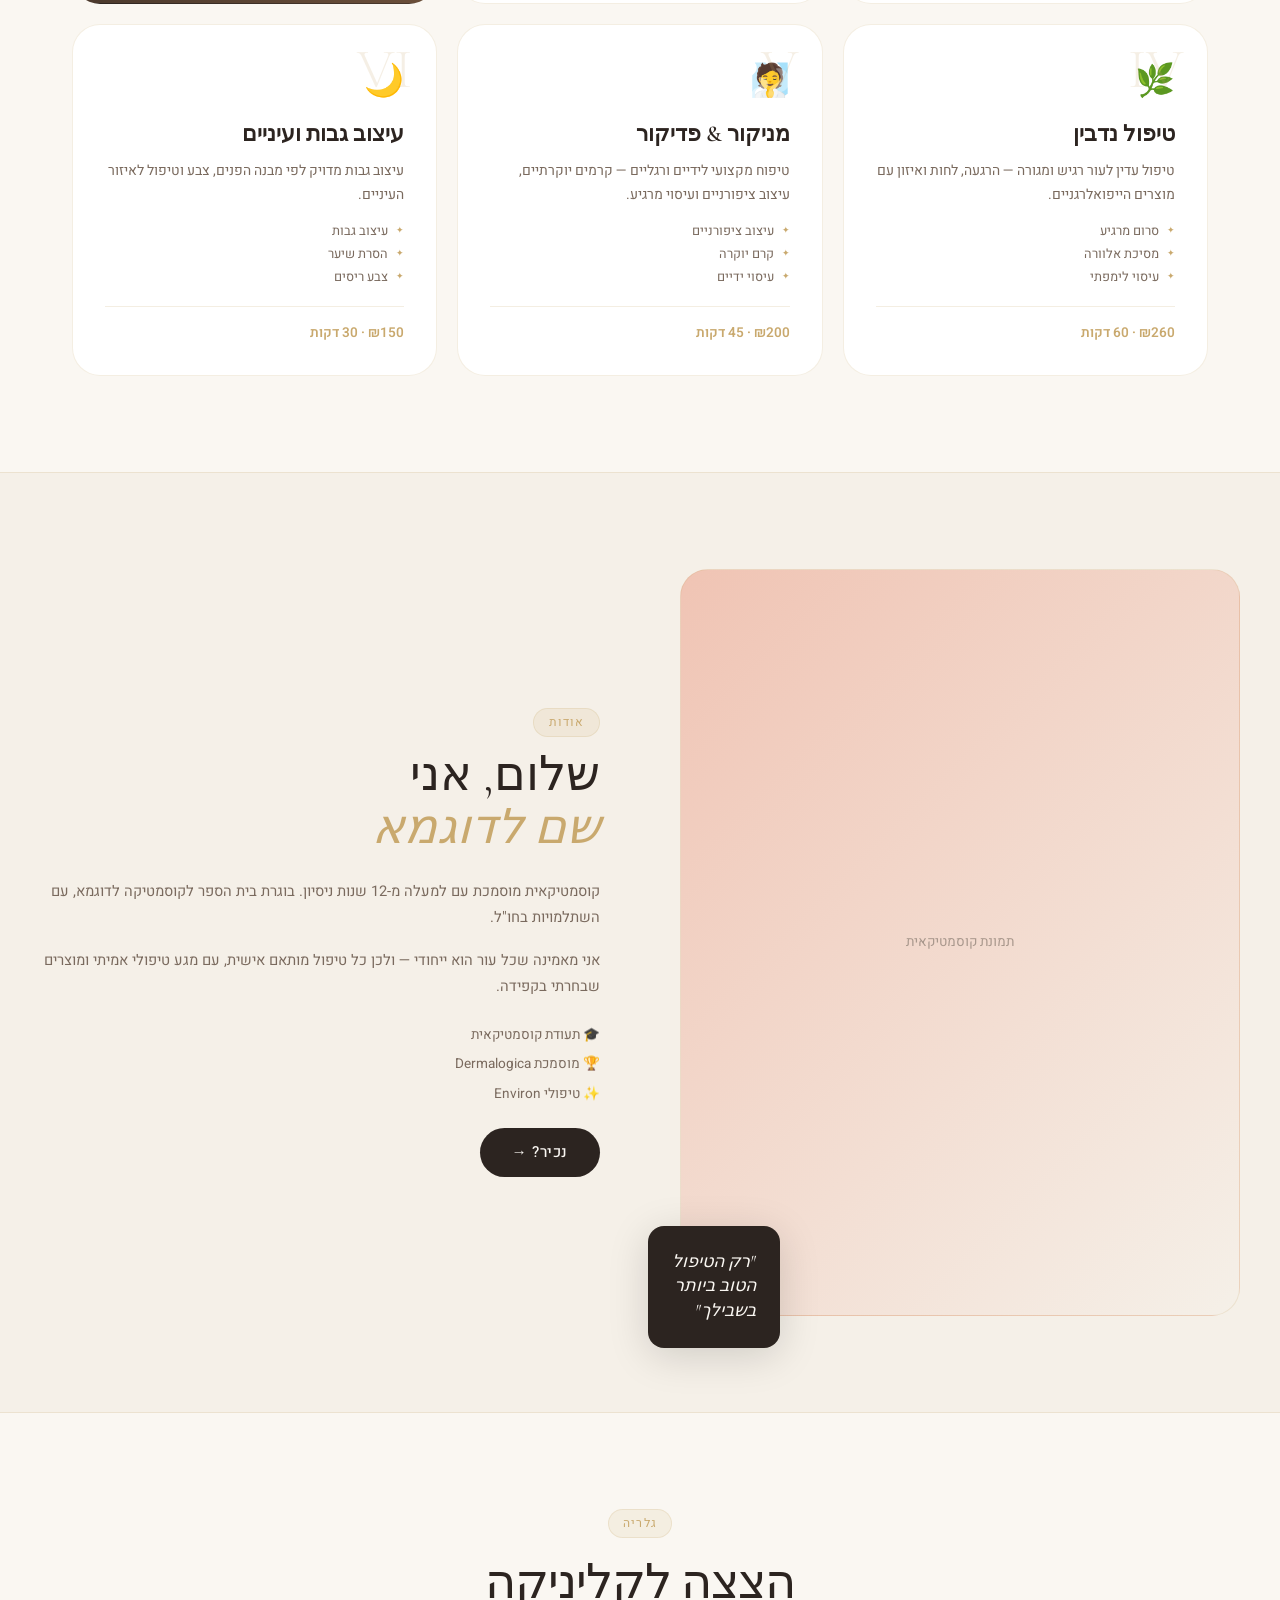
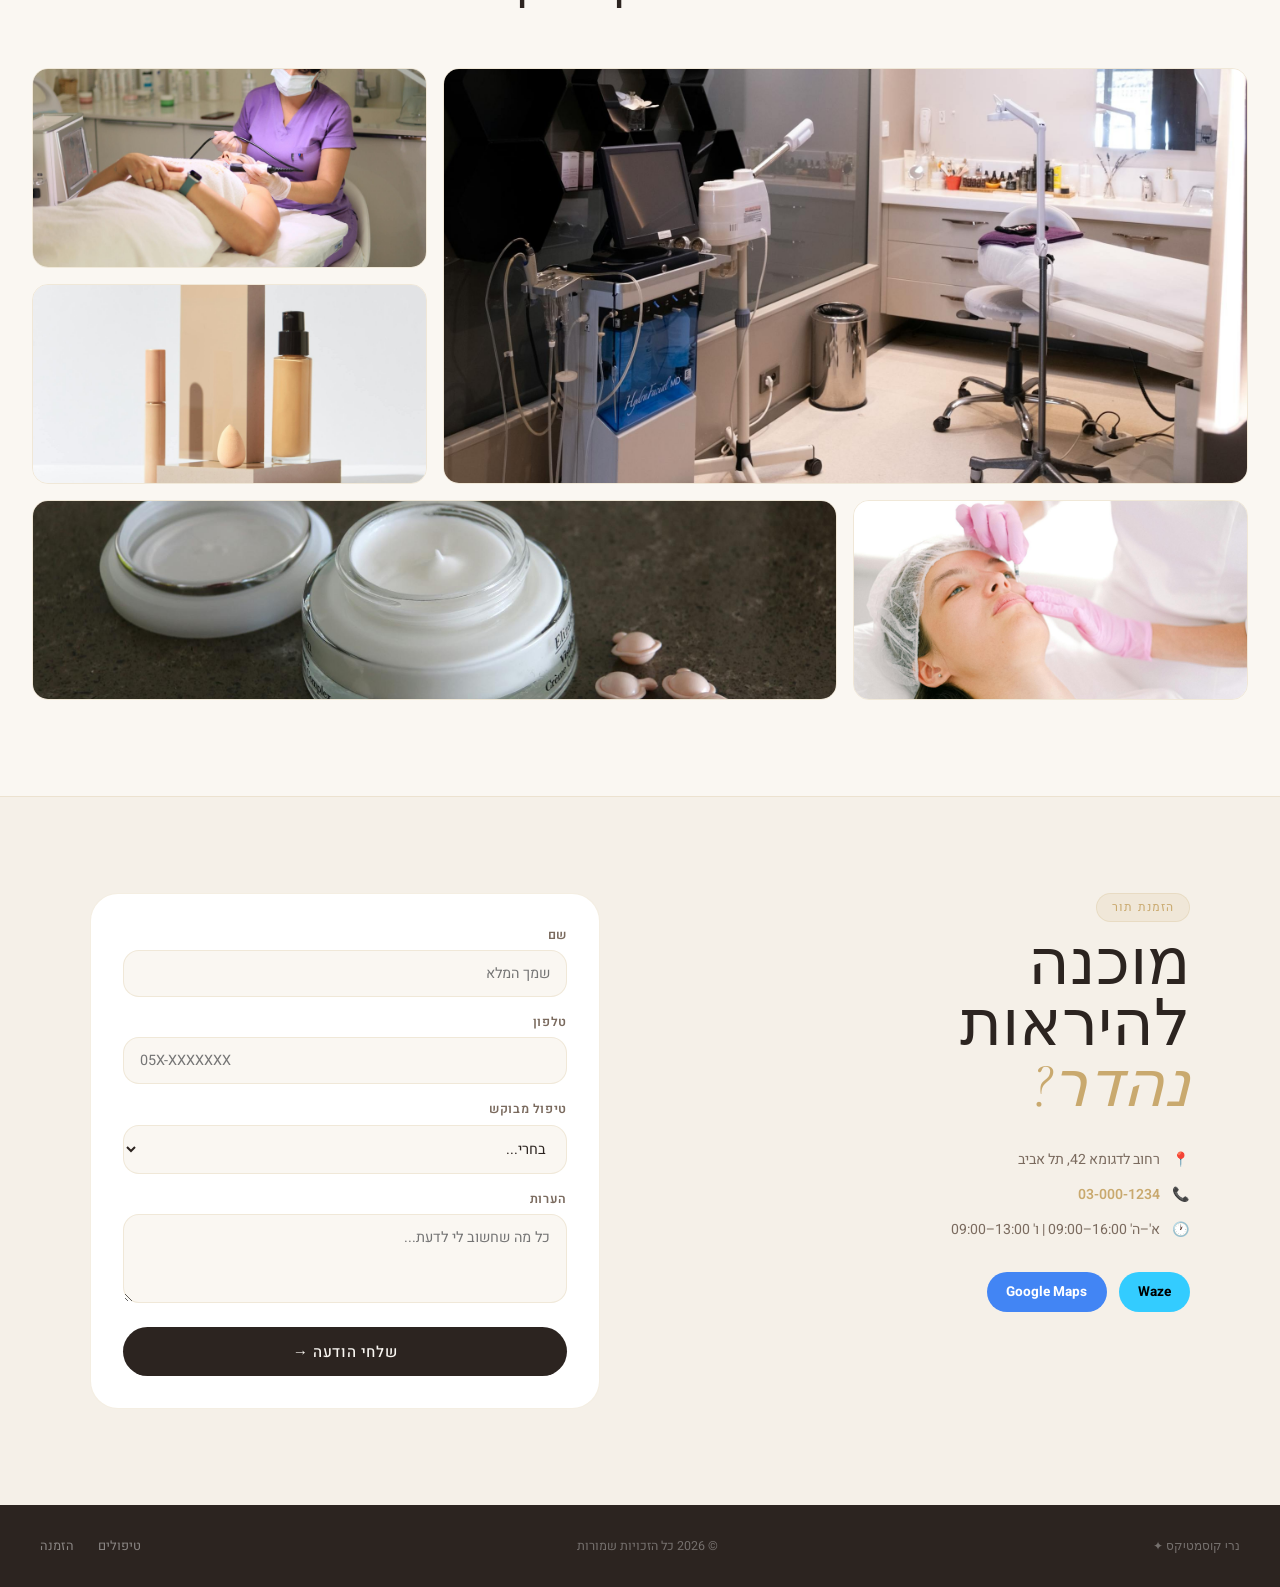
<file: Demo4 - Cosmetics/index.html>
<!DOCTYPE html>
<html lang="he" dir="rtl">
<head>
  <meta charset="UTF-8"/>
  <meta name="viewport" content="width=device-width, initial-scale=1.0"/>
  <title>נרי קוסמטקיס | קוסמטיקה ויופי</title>
  <link rel="stylesheet" href="css/style.css"/>
  <link rel="preconnect" href="https://fonts.googleapis.com"/>
  <link href="https://fonts.googleapis.com/css2?family=Cormorant+Garamond:ital,wght@0,300;0,400;0,600;1,300;1,400&family=Heebo:wght@300;400;500;600&display=swap" rel="stylesheet"/>
</head>
<body>

  <div class="noise-overlay" aria-hidden="true"></div>

  <!-- NAV -->
  <header class="nav" id="navbar">
    <div class="nav-inner">
      <a href="#" class="logo">נרי קוסמטיקס<span>✦</span></a>
      <nav class="nav-links">
        <a href="#services">טיפולים</a>
        <a href="#about">אודות</a>
        <a href="#gallery">גלריה</a>
        <a href="#contact">הזמנה</a>
      </nav>
      <a href="tel:03-000-1234" class="nav-phone">03-000-1234</a>
      <button class="burger" id="burger">
        <span></span><span></span>
      </button>
    </div>
    <div class="mobile-nav" id="mobileNav">
      <a href="#services">טיפולים</a>
      <a href="#about">אודות</a>
      <a href="#gallery">גלריה</a>
      <a href="#contact">הזמנה</a>
      <a href="tel:03-000-1234" class="gold">03-000-1234</a>
    </div>
  </header>

  <!-- HERO -->
  <section class="hero" id="home">
    <div class="hero-left">
      <div class="hero-tag">קוסמטיקאית מוסמכת · תל אביב</div>
      <h1>
        <em>יופי</em><br/>
        שמתחיל<br/>
        מבפנים
      </h1>
      <p>טיפולי עור מתקדמים, טכניקות אירופאיות ומגע אישי — כי העור שלך ראוי לטיפול המיטב.</p>
      <a href="#contact" class="cta-btn">קבעי תור →</a>
    </div>
    <div class="hero-right">
      <div class="hero-circle-wrap">
        <div class="hero-circle c1"></div>
        <div class="hero-circle c2"></div>
        <div class="hero-circle c3"></div>
        <div class="hero-img-placeholder">
          <svg viewBox="0 0 160 200" fill="none" xmlns="http://www.w3.org/2000/svg">
            <ellipse cx="80" cy="75" rx="38" ry="45" stroke="#C9A96E" stroke-width="1.5" fill="rgba(201,169,110,0.06)"/>
            <path d="M50 120 Q80 100 110 120 Q115 160 80 175 Q45 160 50 120Z" stroke="#C9A96E" stroke-width="1.5" fill="rgba(201,169,110,0.06)"/>
            <circle cx="65" cy="68" r="5" fill="#C9A96E" opacity="0.6"/>
            <circle cx="95" cy="68" r="5" fill="#C9A96E" opacity="0.6"/>
            <path d="M70 88 Q80 96 90 88" stroke="#C9A96E" stroke-width="1.5" fill="none" stroke-linecap="round"/>
            <path d="M58 58 Q65 52 72 56" stroke="#C9A96E" stroke-width="1.5" fill="none" stroke-linecap="round"/>
            <path d="M88 56 Q95 52 102 58" stroke="#C9A96E" stroke-width="1.5" fill="none" stroke-linecap="round"/>
          </svg>
        </div>
        <div class="float-tag t1">✦ 100% טבעי</div>
        <div class="float-tag t2">✦ לפי הזמנה</div>
      </div>
    </div>
    <div class="hero-scroll">גלי מטה ↓</div>
  </section>

  <!-- STATS BAR -->
  <div class="stats-bar">
    <div class="stat-item"><span class="sn" data-t="800">0</span><span>לקוחות מרוצות</span></div>
    <div class="stat-sep">·</div>
    <div class="stat-item"><span class="sn" data-t="12">0</span><span>שנות ניסיון</span></div>
    <div class="stat-sep">·</div>
    <div class="stat-item"><span class="sn" data-t="18">0</span><span>סוגי טיפולים</span></div>
    <div class="stat-sep">·</div>
    <div class="stat-item"><span>★★★★★</span><span>4.9 ביקורות</span></div>
  </div>

  <!-- SERVICES -->
  <section class="services" id="services">
    <div class="sec-head">
      <span class="sec-tag">הטיפולים שלנו</span>
      <h2>כל עור — סיפור שונה</h2>
    </div>
    <div class="services-grid">
      <div class="srv-card" style="--i:0">
        <div class="srv-num">I</div>
        <div class="srv-icon">🌸</div>
        <h3>ניקוי עמוק</h3>
        <p>טיפול ניקוי פנים מקיף הכולל קילוף עדין, פתיחת נקבוביות וחיזוק מחדש. מותאם לכל סוגי העור.</p>
        <ul>
          <li>קילוף אנזימטי</li>
          <li>אדים ועיסוי</li>
          <li>מסיכת חימר</li>
        </ul>
        <div class="srv-price">₪280 · 60 דקות</div>
      </div>
      <div class="srv-card" style="--i:1">
        <div class="srv-num">II</div>
        <div class="srv-icon">✨</div>
        <h3>טיפול Anti-Age</h3>
        <p>טכנולוגיה מתקדמת להחזרת נעורים — מיקרוקרנטים, היאלורון וסרום מרוכז להפחתת קמטים.</p>
        <ul>
          <li>מיקרוקרנטים</li>
          <li>הידרציה עמוקה</li>
          <li>מסיכת קולגן</li>
        </ul>
        <div class="srv-price">₪380 · 75 דקות</div>
      </div>
      <div class="srv-card featured" style="--i:2">
        <div class="srv-badge">פופולרי</div>
        <div class="srv-num">III</div>
        <div class="srv-icon">💎</div>
        <h3>טיפול פנים לכלות</h3>
        <p>חבילת יוקרה מיוחדת לאירועים — עור זוהר, מוכן ומושלם ליום המיוחד שלך.</p>
        <ul>
          <li>טיפול פנים מלא</li>
          <li>מסיכת זהב</li>
          <li>עיצוב גבות</li>
        </ul>
        <div class="srv-price">₪580 · 90 דקות</div>
      </div>
      <div class="srv-card" style="--i:3">
        <div class="srv-num">IV</div>
        <div class="srv-icon">🌿</div>
        <h3>טיפול נדבין</h3>
        <p>טיפול עדין לעור רגיש ומגורה — הרגעה, לחות ואיזון עם מוצרים הייפואלרגניים.</p>
        <ul>
          <li>סרום מרגיע</li>
          <li>מסיכת אלוורה</li>
          <li>עיסוי לימפתי</li>
        </ul>
        <div class="srv-price">₪260 · 60 דקות</div>
      </div>
      <div class="srv-card" style="--i:4">
        <div class="srv-num">V</div>
        <div class="srv-icon">🧖</div>
        <h3>מניקור & פדיקור</h3>
        <p>טיפוח מקצועי לידיים ורגליים — קרמים יוקרתיים, עיצוב ציפורניים ועיסוי מרגיע.</p>
        <ul>
          <li>עיצוב ציפורניים</li>
          <li>קרם יוקרה</li>
          <li>עיסוי ידיים</li>
        </ul>
        <div class="srv-price">₪200 · 45 דקות</div>
      </div>
      <div class="srv-card" style="--i:5">
        <div class="srv-num">VI</div>
        <div class="srv-icon">🌙</div>
        <h3>עיצוב גבות ועיניים</h3>
        <p>עיצוב גבות מדויק לפי מבנה הפנים, צבע וטיפול לאיזור העיניים.</p>
        <ul>
          <li>עיצוב גבות</li>
          <li>הסרת שיער</li>
          <li>צבע ריסים</li>
        </ul>
        <div class="srv-price">₪150 · 30 דקות</div>
      </div>
    </div>
  </section>

  <!-- ABOUT -->
  <section class="about" id="about">
    <div class="about-inner">
      <div class="about-img-area">
        <div class="about-frame">
          <div class="about-placeholder">
            <span>תמונת קוסמטיקאית</span>
          </div>
        </div>
        <div class="about-accent">
          <span>"רק הטיפול<br/>הטוב ביותר<br/>בשבילך"</span>
        </div>
      </div>
      <div class="about-text">
        <span class="sec-tag">אודות</span>
        <h2>שלום, אני<br/><em>שם לדוגמא</em></h2>
        <p>קוסמטיקאית מוסמכת עם למעלה מ-12 שנות ניסיון. בוגרת בית הספר לקוסמטיקה לדוגמא, עם השתלמויות בחו"ל.</p>
        <p>אני מאמינה שכל עור הוא ייחודי — ולכן כל טיפול מותאם אישית, עם מגע טיפולי אמיתי ומוצרים שבחרתי בקפידה.</p>
        <div class="certs">
          <div class="cert">🎓 תעודת קוסמטיקאית</div>
          <div class="cert">🏆 מוסמכת Dermalogica</div>
          <div class="cert">✨ טיפולי Environ</div>
        </div>
        <a href="#contact" class="cta-btn">נכיר? →</a>
      </div>
    </div>
  </section>

  <!-- GALLERY -->
  <section class="gallery" id="gallery">
    <div class="sec-head">
      <span class="sec-tag">גלריה</span>
      <h2>הצצה לקליניקה</h2>
    </div>
    <div class="gallery-grid">

    <div class="gallery-item gi-large">
      <img src="images/gal1.jpg" alt="תמונה 1">
    </div>

    <div class="gallery-item">
      <img src="images/gal2.jpg" alt="תמונה 2">
    </div>

    <div class="gallery-item">
      <img src="images/gal3.jpg" alt="תמונה 3">
    </div>

    <div class="gallery-item">
      <img src="images/gal4.jpg" alt="תמונה 4">
    </div>

    <div class="gallery-item gi-wide">
      <img src="images/gal5.jpg" alt="תמונה 5">
    </div>

  </div>
  </section>

  <!-- CONTACT -->
  <section class="contact" id="contact">
    <div class="contact-inner">
      <div class="contact-text">
        <span class="sec-tag">הזמנת תור</span>
        <h2>מוכנה<br/>להיראות<br/><em>נהדר?</em></h2>
        <div class="contact-details">
          <div><span>📍</span><span>רחוב לדגומא 42, תל אביב</span></div>
          <div><span>📞</span><a href="tel:03-000-1234">03-000-1234</a></div>
          <div><span>🕐</span><span>א'–ה' 16:00–09:00 | ו' 13:00–09:00</span></div>
        </div>
        <div class="map-btns">
          <a href="https://waze.com/ul?q==תל+אביב" target="_blank" class="map-btn waze">Waze</a>
          <a href="https://maps.google.com/?q=תל+אביב" target="_blank" class="map-btn gmaps">Google Maps</a>
        </div>
      </div>
      <form class="contact-form" id="cForm">
        <div class="fg"><label>שם</label><input type="text" placeholder="שמך המלא" required/></div>
        <div class="fg"><label>טלפון</label><input type="tel" placeholder="05X-XXXXXXX" required/></div>
        <div class="fg"><label>טיפול מבוקש</label>
          <select>
            <option value="">בחרי...</option>
            <option>ניקוי עמוק</option>
            <option>Anti-Age</option>
            <option>טיפול לכלות</option>
            <option>טיפול נדבין</option>
            <option>מניקור/פדיקור</option>
            <option>עיצוב גבות</option>
          </select>
        </div>
        <div class="fg"><label>הערות</label><textarea rows="3" placeholder="כל מה שחשוב לי לדעת..."></textarea></div>
        <button type="submit" class="cta-btn full">שלחי הודעה →</button>
      </form>
    </div>
  </section>


  <footer class="footer">
    <div class="footer-in">
      <span class="logo-sm">נרי קוסמטיקס ✦</span>
      <span>© 2026 כל הזכויות שמורות</span>
      <div class="footer-links">
        <a href="#services">טיפולים</a>
        <a href="#contact">הזמנה</a>
      </div>
    </div>
  </footer>

  <div class="toast" id="toast">✅ קיבלנו! נחזור אלייך בקרוב 💄</div>
  <script src="js/script.js"></script>
</body>
</html>
</file>
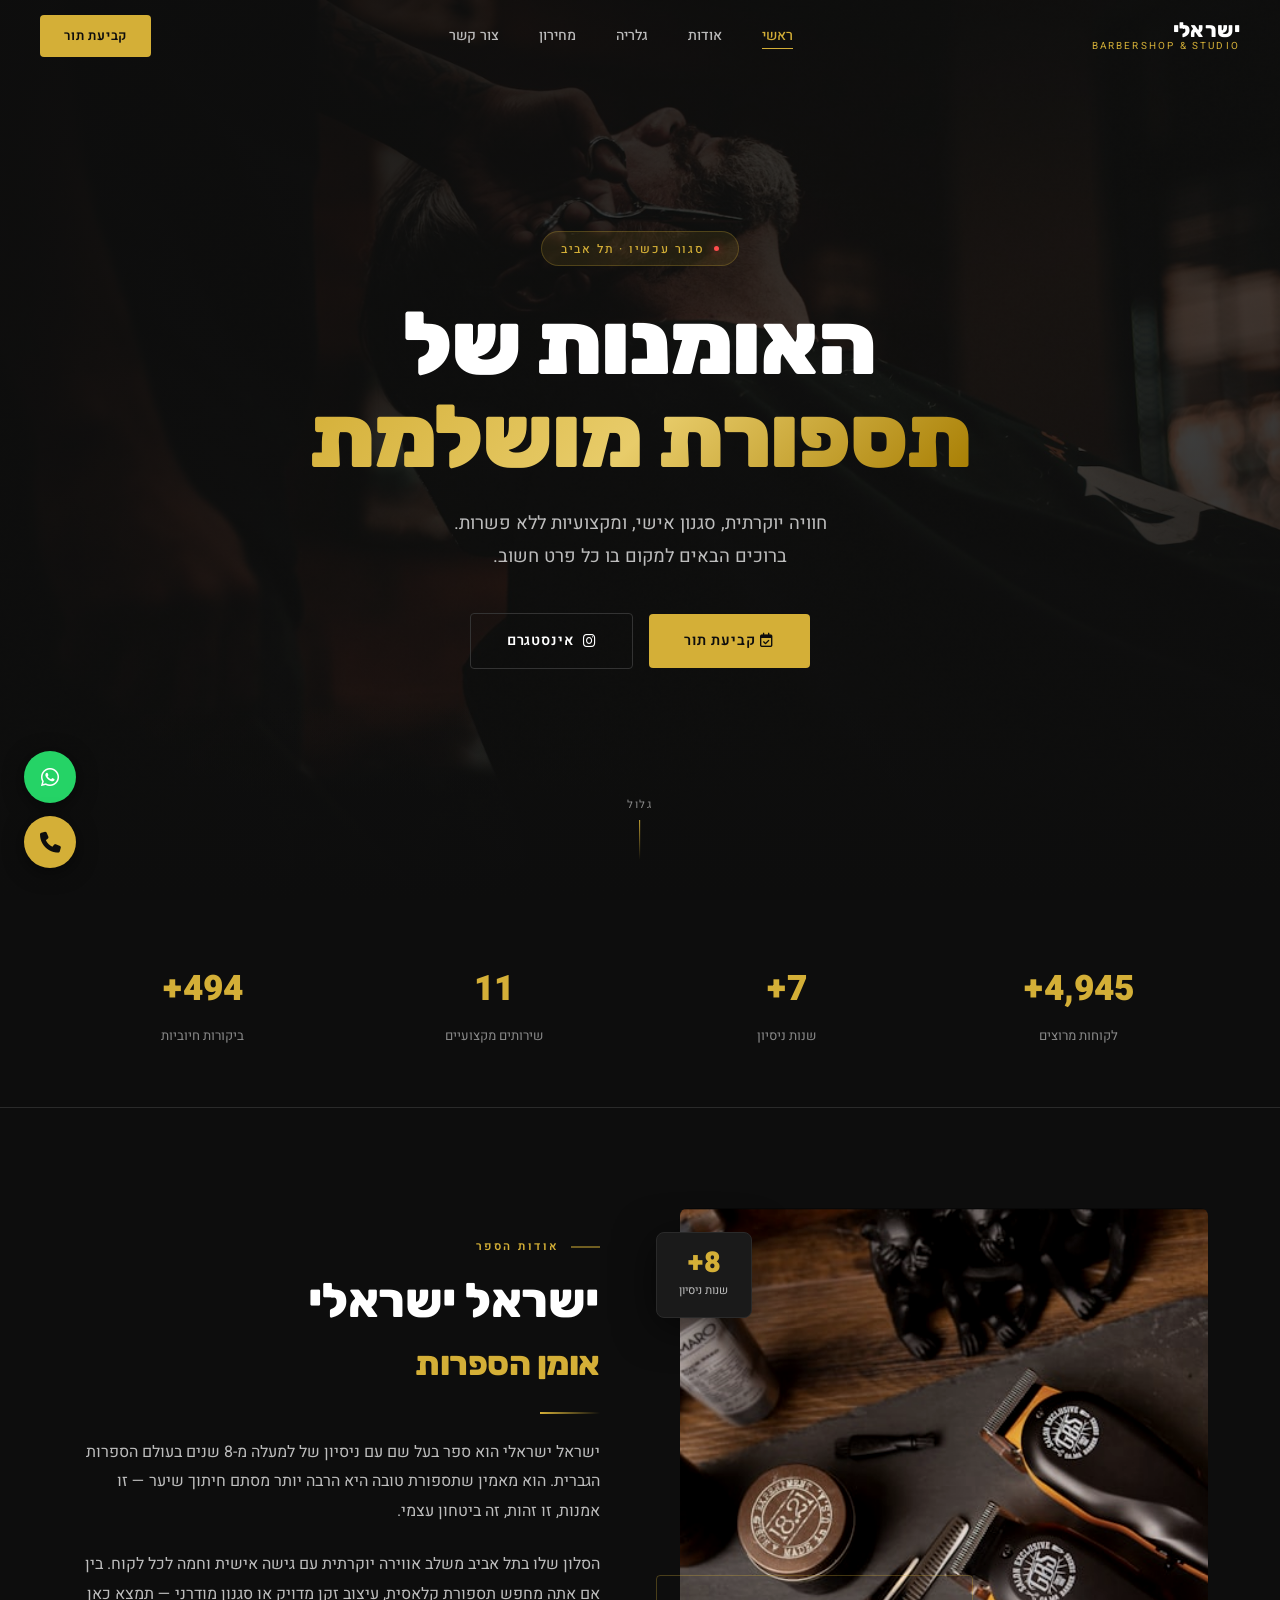
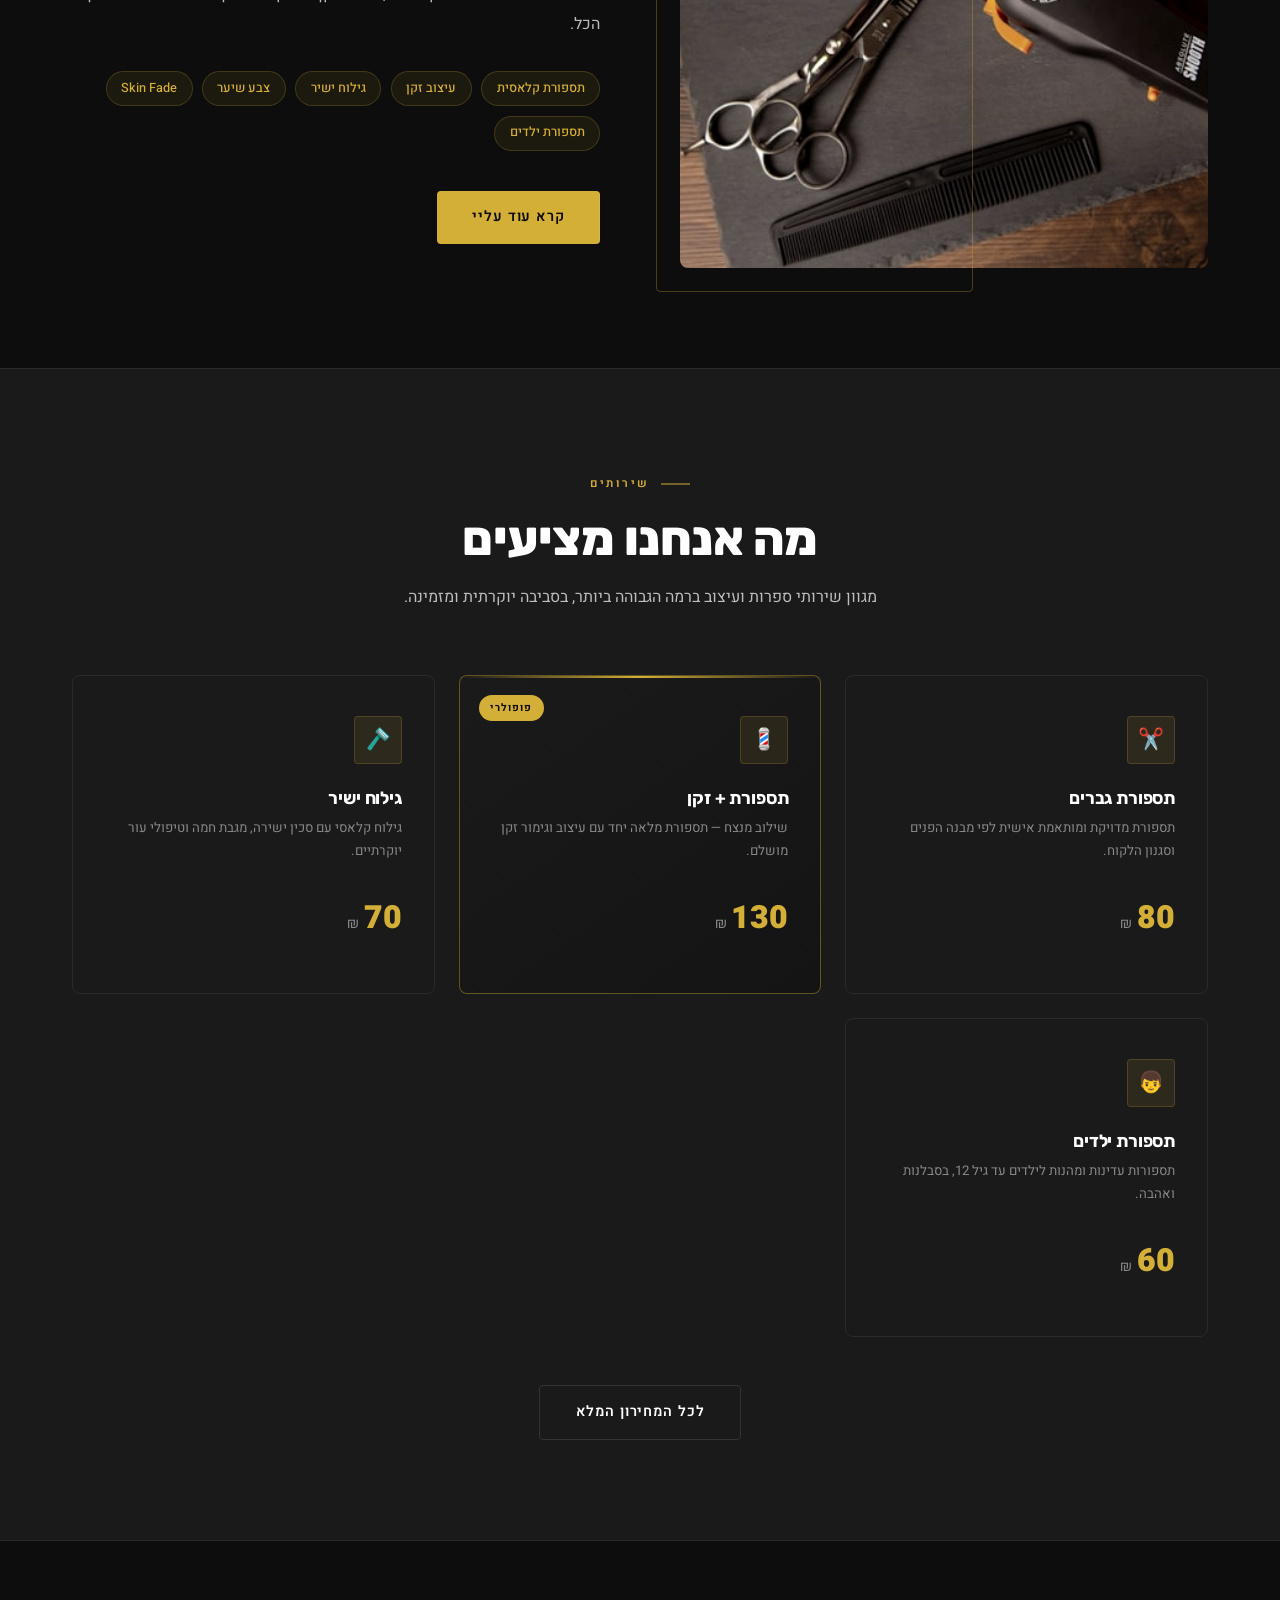
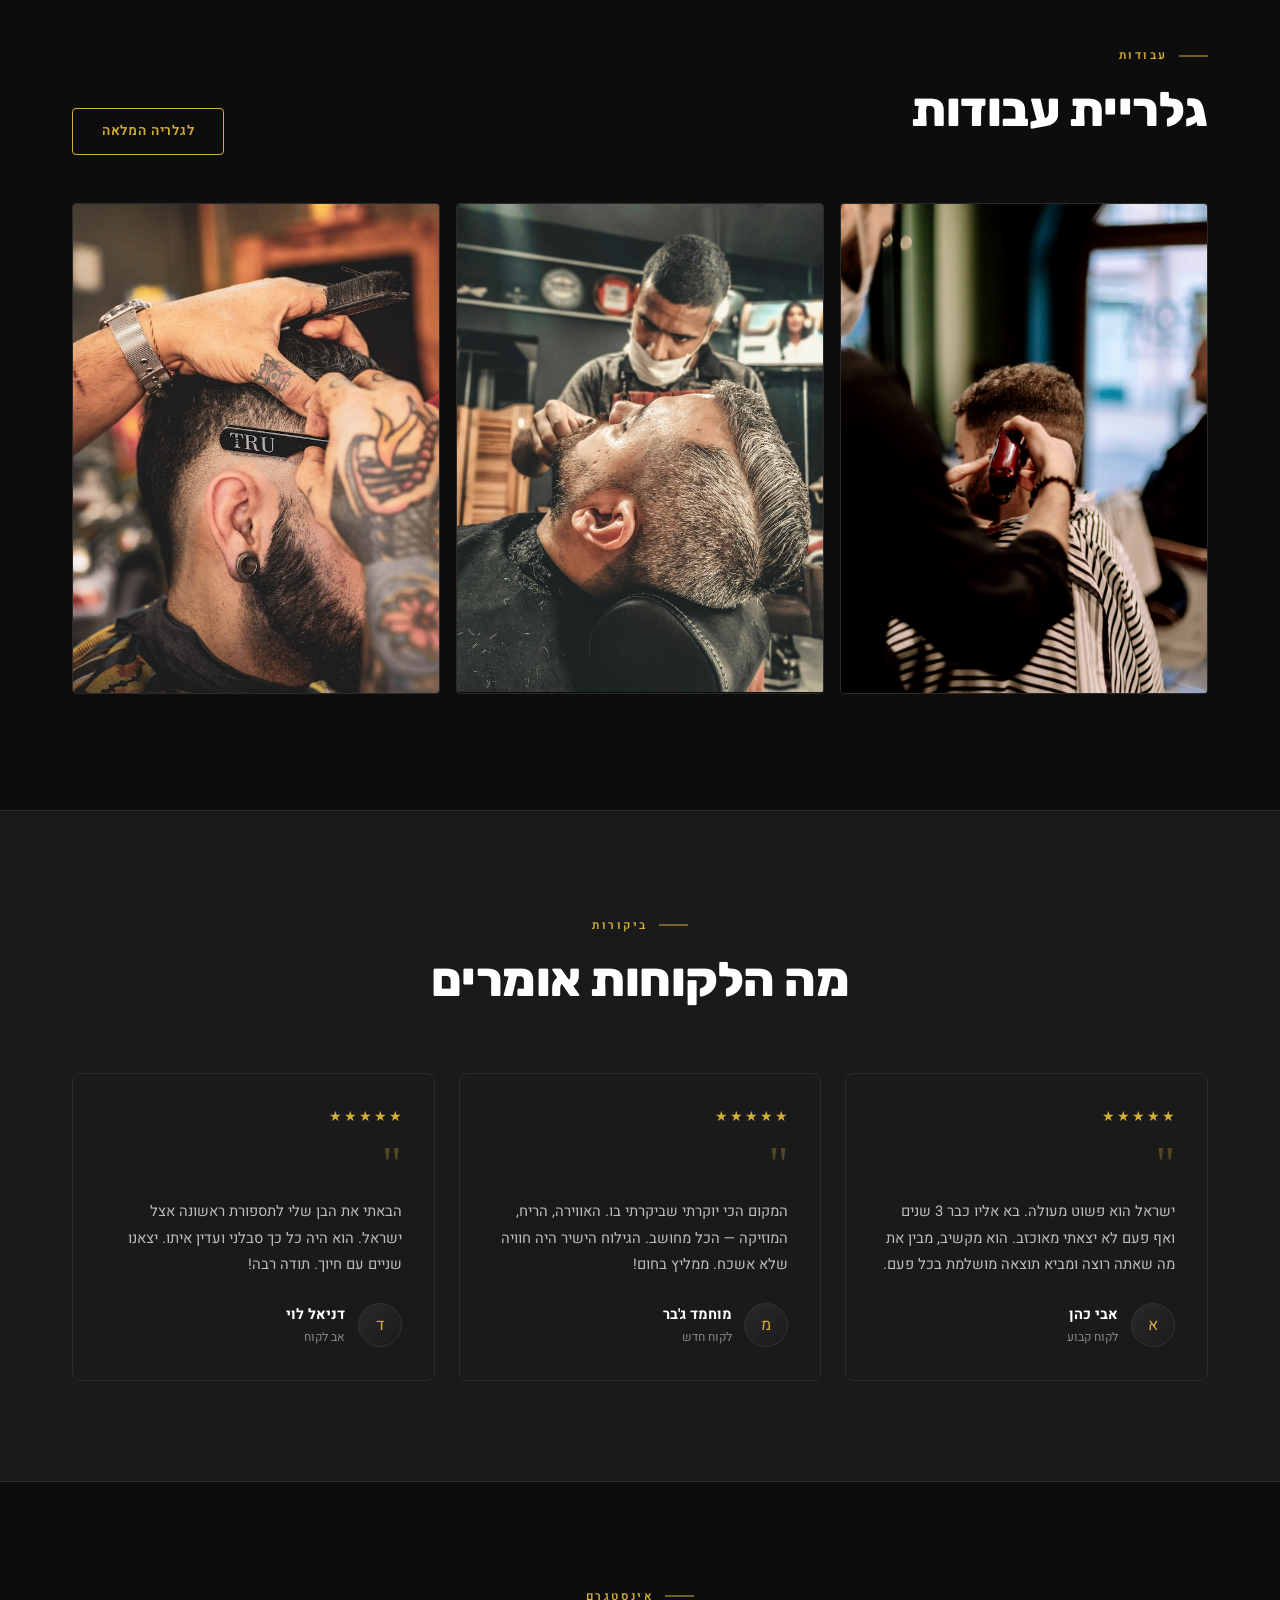
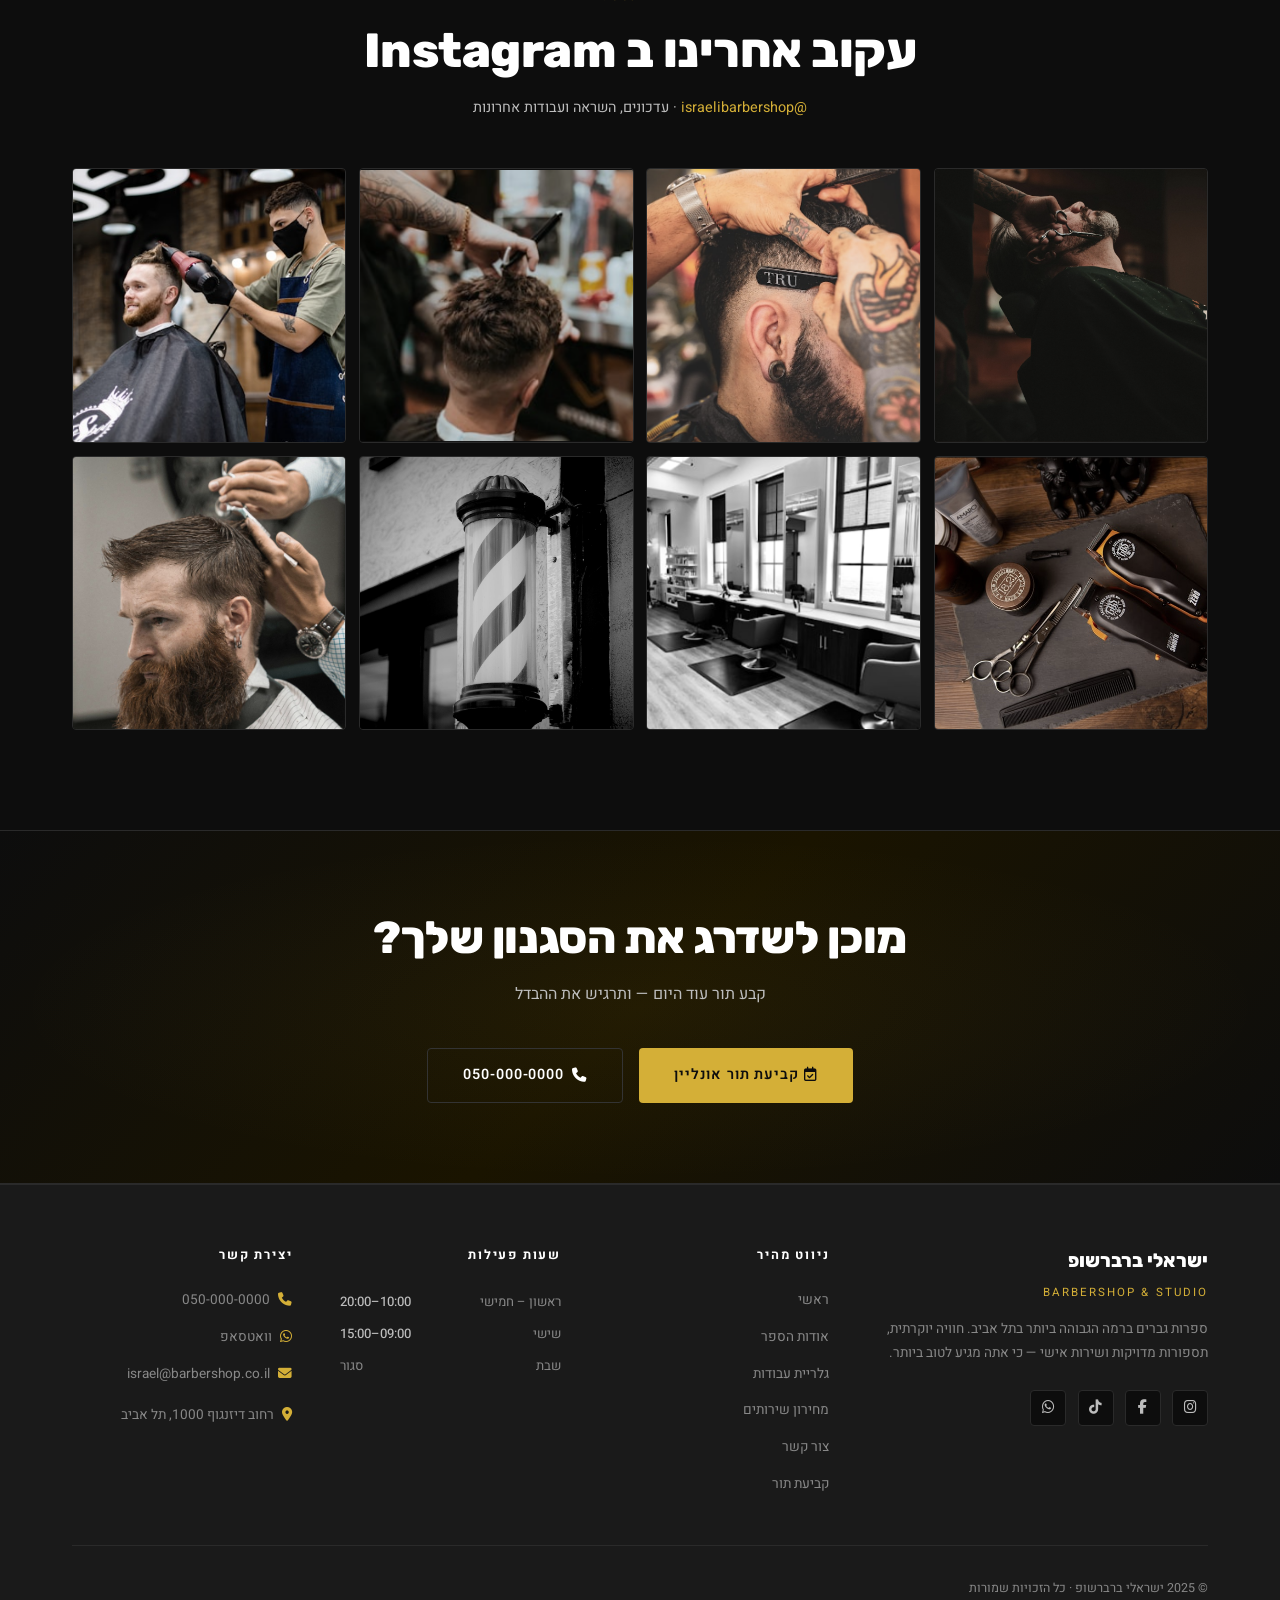
<file: Demo5 - Barbershop/index.html>
<!DOCTYPE html>
<html lang="he" dir="rtl">
<head>
  <meta charset="UTF-8" />
  <meta name="viewport" content="width=device-width, initial-scale=1.0" />
  <meta name="description" content="ישראל ישראלי ברברשופ — ספרות פרמיום בתל אביב. תספורות גברים, עיצוב זקן וחוויה יוקרתית." />
  <title>ישראלי ברברשופ | ספרות פרמיום תל אביב</title>
  <link rel="stylesheet" href="css/style.css" />
  <!-- Icons -->
  <link rel="stylesheet" href="https://cdnjs.cloudflare.com/ajax/libs/font-awesome/6.5.0/css/all.min.css" />
</head>
<body>

  <!-- ══════════════════════════════════════
       NAVBAR
  ══════════════════════════════════════ -->
  <nav class="navbar">
    <div class="nav-inner">
      <a href="index.html" class="nav-logo">
        <span class="nav-logo-main">ישראלי</span>
        <span class="nav-logo-sub">Barbershop &amp; Studio</span>
      </a>

      <ul class="nav-links">
        <li><a href="index.html" class="active">ראשי</a></li>
        <li><a href="about.html">אודות</a></li>
        <li><a href="gallery.html">גלריה</a></li>
        <li><a href="pricing.html">מחירון</a></li>
        <li><a href="contact.html">צור קשר</a></li>
      </ul>

      <a href="" target="_blank" rel="noopener" class="btn btn-primary nav-book">
        <span>קביעת תור</span>
      </a>

      <button class="hamburger" aria-label="תפריט">
        <span></span><span></span><span></span>
      </button>
    </div>
  </nav>

  <!-- Mobile Menu -->
  <div class="mobile-menu">
    <a href="index.html">ראשי</a>
    <a href="about.html">אודות</a>
    <a href="gallery.html">גלריה</a>
    <a href="pricing.html">מחירון</a>
    <a href="contact.html">צור קשר</a>
    <a href="" target="_blank" rel="noopener" style="color:var(--gold);margin-top:0.5rem;">קביעת תור ←</a>
  </div>

  <!-- ══════════════════════════════════════
       HERO
  ══════════════════════════════════════ -->
  <section class="hero">
    <div class="hero-video-wrapper">
      <!-- Placeholder dark gradient if no video available -->
      <video autoplay muted loop playsinline preload="none"
             poster="images/hero.png">
        <source src="" type="video/mp4" />
      </video>
      <!-- Fallback background -->
      <div style="position:absolute;inset:0;background:url('images/hero.png') center/cover no-repeat;opacity:0.45;z-index:-1;"></div>
    </div>
    <div class="hero-overlay"></div>
    <div class="hero-overlay-bottom"></div>

    <div class="hero-content">
      <div class="hero-badge">
        <span class="hero-badge-dot" id="openingStatus"></span>
        <span id="openingText">פתוח עכשיו · תל אביב</span>
      </div>

      <h1 class="hero-title">
        האומנות של
        <span>תספורת מושלמת</span>
      </h1>

      <p class="hero-subtitle">
        חוויה יוקרתית, סגנון אישי, ומקצועיות ללא פשרות.<br/>
        ברוכים הבאים למקום בו כל פרט חשוב.
      </p>

      <div class="hero-actions">
        <a href="" target="_blank" rel="noopener" class="btn btn-primary">
          <span><i class="fa-regular fa-calendar-check"></i> קביעת תור</span>
        </a>
        <a href="https://instagram.com" target="_blank" rel="noopener" class="btn btn-outline">
          <i class="fa-brands fa-instagram"></i> אינסטגרם
        </a>
      </div>
    </div>

    <div class="hero-scroll">
      <span>גלול</span>
      <div class="hero-scroll-line"></div>
    </div>
  </section>

  <!-- ══════════════════════════════════════
       INTRO STATS
  ══════════════════════════════════════ -->
  <section style="padding:60px 0;border-bottom:1px solid var(--border);">
    <div class="container">
      <div style="display:grid;grid-template-columns:repeat(4,1fr);gap:2rem;text-align:center;">
        <div class="reveal">
          <div style="font-size:2.2rem;font-weight:900;color:var(--gold);" data-count="5000+">0+</div>
          <div style="font-size:0.82rem;color:var(--text-muted);margin-top:0.3rem;">לקוחות מרוצים</div>
        </div>
        <div class="reveal reveal-delay-1">
          <div style="font-size:2.2rem;font-weight:900;color:var(--gold);" data-count="8+">0+</div>
          <div style="font-size:0.82rem;color:var(--text-muted);margin-top:0.3rem;">שנות ניסיון</div>
        </div>
        <div class="reveal reveal-delay-2">
          <div style="font-size:2.2rem;font-weight:900;color:var(--gold);" data-count="12">0</div>
          <div style="font-size:0.82rem;color:var(--text-muted);margin-top:0.3rem;">שירותים מקצועיים</div>
        </div>
        <div class="reveal reveal-delay-3">
          <div style="font-size:2.2rem;font-weight:900;color:var(--gold);" data-count="500+">0+</div>
          <div style="font-size:0.82rem;color:var(--text-muted);margin-top:0.3rem;">ביקורות חיוביות</div>
        </div>
      </div>
    </div>
  </section>

  <!-- ══════════════════════════════════════
       ABOUT PREVIEW
  ══════════════════════════════════════ -->
  <section class="section">
    <div class="container">
      <div class="about-grid">
        <!-- Image -->
        <div class="about-image-wrap reveal">
          <img
            src="images/about.png"
            alt="ישראל ישראלי — הספר"
            class="about-image-main"
          />
          <div class="about-image-frame"></div>
          <div class="about-badge">
            <div class="about-badge-num">8+</div>
            <div class="about-badge-text">שנות ניסיון</div>
          </div>
        </div>

        <!-- Content -->
        <div class="reveal reveal-delay-1">
          <span class="section-label">אודות הספר</span>
          <h2 class="section-title">ישראל ישראלי<br/><span style="color:var(--gold);font-size:0.7em;">אומן הספרות</span></h2>
          <div class="divider"></div>
          <p style="color:var(--text-secondary);line-height:1.85;margin-bottom:1.5rem;">
            ישראל ישראלי הוא ספר בעל שם עם ניסיון של למעלה מ-8 שנים בעולם הספרות הגברית.
            הוא מאמין שתספורת טובה היא הרבה יותר מסתם חיתוך שיער — זו אמנות, זו זהות, זה ביטחון עצמי.
          </p>
          <p style="color:var(--text-secondary);line-height:1.85;margin-bottom:2rem;">
            הסלון שלו בתל אביב משלב אווירה יוקרתית עם גישה אישית וחמה לכל לקוח.
            בין אם אתה מחפש תספורת קלאסית, עיצוב זקן מדויק או סגנון מודרני — תמצא כאן הכל.
          </p>

          <div class="skills-list">
            <span class="skill-tag">תספורת קלאסית</span>
            <span class="skill-tag">עיצוב זקן</span>
            <span class="skill-tag">גילוח ישיר</span>
            <span class="skill-tag">צבע שיער</span>
            <span class="skill-tag">Skin Fade</span>
            <span class="skill-tag">תספורת ילדים</span>
          </div>

          <div style="margin-top:2.5rem;">
            <a href="about.html" class="btn btn-primary"><span>קרא עוד עליי</span></a>
          </div>
        </div>
      </div>
    </div>
  </section>

  <!-- ══════════════════════════════════════
       SERVICES PREVIEW
  ══════════════════════════════════════ -->
  <section class="section" style="background:var(--bg-secondary);border-top:1px solid var(--border);border-bottom:1px solid var(--border);">
    <div class="container">
      <div class="section-header text-center" style="text-align:center;">
        <span class="section-label reveal">שירותים</span>
        <h2 class="section-title reveal reveal-delay-1">מה אנחנו מציעים</h2>
        <p class="section-subtitle reveal reveal-delay-2" style="margin:0 auto;">
          מגוון שירותי ספרות ועיצוב ברמה הגבוהה ביותר, בסביבה יוקרתית ומזמינה.
        </p>
      </div>

      <div class="pricing-grid">
        <div class="pricing-card reveal">
          <div class="pricing-card-icon">✂️</div>
          <h3 class="pricing-card-title">תספורת גברים</h3>
          <p class="pricing-card-desc">תספורת מדויקת ומותאמת אישית לפי מבנה הפנים וסגנון הלקוח.</p>
          <div class="pricing-card-price">
            <span class="pricing-amount">80</span>
            <span class="pricing-currency">₪</span>
          </div>
        </div>
        <div class="pricing-card featured reveal reveal-delay-1">
          <div class="featured-badge">פופולרי</div>
          <div class="pricing-card-icon">💈</div>
          <h3 class="pricing-card-title">תספורת + זקן</h3>
          <p class="pricing-card-desc">שילוב מנצח — תספורת מלאה יחד עם עיצוב וגימור זקן מושלם.</p>
          <div class="pricing-card-price">
            <span class="pricing-amount">130</span>
            <span class="pricing-currency">₪</span>
          </div>
        </div>
        <div class="pricing-card reveal reveal-delay-2">
          <div class="pricing-card-icon">🪒</div>
          <h3 class="pricing-card-title">גילוח ישיר</h3>
          <p class="pricing-card-desc">גילוח קלאסי עם סכין ישירה, מגבת חמה וטיפולי עור יוקרתיים.</p>
          <div class="pricing-card-price">
            <span class="pricing-amount">70</span>
            <span class="pricing-currency">₪</span>
          </div>
        </div>
        <div class="pricing-card reveal reveal-delay-3">
          <div class="pricing-card-icon">👦</div>
          <h3 class="pricing-card-title">תספורת ילדים</h3>
          <p class="pricing-card-desc">תספורות עדינות ומהנות לילדים עד גיל 12, בסבלנות ואהבה.</p>
          <div class="pricing-card-price">
            <span class="pricing-amount">60</span>
            <span class="pricing-currency">₪</span>
          </div>
        </div>
      </div>

      <div style="text-align:center;margin-top:3rem;">
        <a href="pricing.html" class="btn btn-outline">לכל המחירון המלא</a>
      </div>
    </div>
  </section>

  <!-- ══════════════════════════════════════
       GALLERY PREVIEW
  ══════════════════════════════════════ -->
  <section class="section">
    <div class="container">
      <div style="display:flex;justify-content:space-between;align-items:flex-end;margin-bottom:3rem;flex-wrap:wrap;gap:1rem;">
        <div>
          <span class="section-label reveal">עבודות</span>
          <h2 class="section-title reveal reveal-delay-1">גלריית עבודות</h2>
        </div>
        <a href="gallery.html" class="btn btn-ghost reveal">לגלריה המלאה</a>
      </div>

      <div style="display:grid;grid-template-columns:repeat(3,1fr);gap:1rem;">
        <div class="gallery-item reveal" style="aspect-ratio:3/4;">
          <img src="images/regular-haircut.jpg" alt="תספורת קלאסית" />
          <div class="gallery-item-overlay"><span class="gallery-item-label">תספורת קלאסית</span></div>
        </div>
        <div class="gallery-item reveal reveal-delay-1" style="aspect-ratio:3/4;">
          <img src="images/beard-style.jpg" alt="עיצוב זקן" />
          <div class="gallery-item-overlay"><span class="gallery-item-label">עיצוב זקן</span></div>
        </div>
        <div class="gallery-item reveal reveal-delay-2" style="aspect-ratio:3/4;">
          <img src="images/skin-fade.png" alt="Skin Fade" />
          <div class="gallery-item-overlay"><span class="gallery-item-label">Skin Fade</span></div>
        </div>
      </div>
    </div>
  </section>

  <!-- ══════════════════════════════════════
       TESTIMONIALS
  ══════════════════════════════════════ -->
  <section class="section" style="background:var(--bg-secondary);border-top:1px solid var(--border);border-bottom:1px solid var(--border);">
    <div class="container">
      <div class="section-header" style="text-align:center;">
        <span class="section-label reveal">ביקורות</span>
        <h2 class="section-title reveal reveal-delay-1">מה הלקוחות אומרים</h2>
      </div>

      <div class="testimonials-grid">
        <div class="testimonial-card reveal">
          <div class="stars"><span>★</span><span>★</span><span>★</span><span>★</span><span>★</span></div>
          <span class="testimonial-quote">"</span>
          <p class="testimonial-text">ישראל הוא פשוט מעולה. בא אליו כבר 3 שנים ואף פעם לא יצאתי מאוכזב. הוא מקשיב, מבין את מה שאתה רוצה ומביא תוצאה מושלמת בכל פעם.</p>
          <div class="testimonial-author">
            <div class="testimonial-avatar" style="background:linear-gradient(135deg,#2a2a2a,#1a1a1a);color:var(--gold);">א</div>
            <div>
              <div class="testimonial-name">אבי כהן</div>
              <div class="testimonial-role">לקוח קבוע</div>
            </div>
          </div>
        </div>

        <div class="testimonial-card reveal reveal-delay-1">
          <div class="stars"><span>★</span><span>★</span><span>★</span><span>★</span><span>★</span></div>
          <span class="testimonial-quote">"</span>
          <p class="testimonial-text">המקום הכי יוקרתי שביקרתי בו. האווירה, הריח, המוזיקה — הכל מחושב. הגילוח הישיר היה חוויה שלא אשכח. ממליץ בחום!</p>
          <div class="testimonial-author">
            <div class="testimonial-avatar" style="background:linear-gradient(135deg,#2a2a2a,#1a1a1a);color:var(--gold);">מ</div>
            <div>
              <div class="testimonial-name">מוחמד ג'בר</div>
              <div class="testimonial-role">לקוח חדש</div>
            </div>
          </div>
        </div>

        <div class="testimonial-card reveal reveal-delay-2">
          <div class="stars"><span>★</span><span>★</span><span>★</span><span>★</span><span>★</span></div>
          <span class="testimonial-quote">"</span>
          <p class="testimonial-text">הבאתי את הבן שלי לתספורת ראשונה אצל ישראל. הוא היה כל כך סבלני ועדין איתו. יצאנו שניים עם חיוך. תודה רבה!</p>
          <div class="testimonial-author">
            <div class="testimonial-avatar" style="background:linear-gradient(135deg,#2a2a2a,#1a1a1a);color:var(--gold);">ד</div>
            <div>
              <div class="testimonial-name">דניאל לוי</div>
              <div class="testimonial-role">אב לקוח</div>
            </div>
          </div>
        </div>
      </div>
    </div>
  </section>

  <!-- ══════════════════════════════════════
       INSTAGRAM SECTION
  ══════════════════════════════════════ -->
  <section class="section">
    <div class="container">
      <div style="text-align:center;margin-bottom:3rem;">
        <span class="section-label reveal">אינסטגרם</span>
        <h2 class="section-title reveal reveal-delay-1">עקוב אחרינו ב Instagram</h2>
        <p style="color:var(--text-secondary);font-size:0.9rem;margin-top:0.5rem;" class="reveal reveal-delay-2">
          <a href="https://instagram.com" target="_blank" rel="noopener" style="color:var(--gold);">@israelibarbershop</a> · עדכונים, השראה ועבודות אחרונות
        </p>
      </div>

      <div class="instagram-grid reveal">
        <a href="https://instagram.com" target="_blank" rel="noopener" class="insta-item">
          <img src="images/hero.png" alt="אינסטגרם 1" />
          <div class="insta-overlay"><i class="fa-brands fa-instagram insta-icon"></i></div>
        </a>
        <a href="https://instagram.com" target="_blank" rel="noopener" class="insta-item">
          <img src="images/skin-fade.png" alt="אינסטגרם 2" />
          <div class="insta-overlay"><i class="fa-brands fa-instagram insta-icon"></i></div>
        </a>
        <a href="https://instagram.com" target="_blank" rel="noopener" class="insta-item">
          <img src="images/IG1.png" alt="אינסטגרם 3" />
          <div class="insta-overlay"><i class="fa-brands fa-instagram insta-icon"></i></div>
        </a>
        <a href="https://instagram.com" target="_blank" rel="noopener" class="insta-item">
          <img src="images/IG2.png" alt="אינסטגרם 4" />
          <div class="insta-overlay"><i class="fa-brands fa-instagram insta-icon"></i></div>
        </a>
        <a href="https://instagram.com" target="_blank" rel="noopener" class="insta-item">
          <img src="images/about.png" alt="אינסטגרם 5" />
          <div class="insta-overlay"><i class="fa-brands fa-instagram insta-icon"></i></div>
        </a>
        <a href="https://instagram.com" target="_blank" rel="noopener" class="insta-item">
          <img src="images/IG3.png" alt="אינסטגרם 6" />
          <div class="insta-overlay"><i class="fa-brands fa-instagram insta-icon"></i></div>
        </a>
        <a href="https://instagram.com" target="_blank" rel="noopener" class="insta-item">
          <img src="images/IG4.jpg" alt="אינסטגרם 7" />
          <div class="insta-overlay"><i class="fa-brands fa-instagram insta-icon"></i></div>
        </a>
        <a href="https://instagram.com" target="_blank" rel="noopener" class="insta-item">
          <img src="images/IG5.jpg" alt="אינסטגרם 8" />
          <div class="insta-overlay"><i class="fa-brands fa-instagram insta-icon"></i></div>
        </a>
      </div>
    </div>
  </section>

  <!-- ══════════════════════════════════════
       CTA BANNER
  ══════════════════════════════════════ -->
  <section class="cta-section">
    <div class="container">
      <h2 class="cta-title reveal">מוכן לשדרג את הסגנון שלך?</h2>
      <p class="cta-subtitle reveal reveal-delay-1">קבע תור עוד היום — ותרגיש את ההבדל</p>
      <div class="cta-actions reveal reveal-delay-2">
        <a href="" target="_blank" rel="noopener" class="btn btn-primary">
          <span><i class="fa-regular fa-calendar-check"></i> קביעת תור אונליין</span>
        </a>
        <a href="tel:" class="btn btn-outline">
          <i class="fa-solid fa-phone"></i> 050-000-0000
        </a>
      </div>
    </div>
  </section>

  <!-- ══════════════════════════════════════
       FOOTER
  ══════════════════════════════════════ -->
  <footer class="footer">
    <div class="container">
      <div class="footer-grid">
        <!-- Brand -->
        <div>
          <div class="footer-brand-name">ישראלי ברברשופ</div>
          <div class="footer-brand-tag">Barbershop &amp; Studio</div>
          <p class="footer-brand-desc">
            ספרות גברים ברמה הגבוהה ביותר בתל אביב. חוויה יוקרתית, תספורות מדויקות ושירות אישי — כי אתה מגיע לטוב ביותר.
          </p>
          <div class="footer-socials">
            <a href="https://instagram.com" target="_blank" rel="noopener" class="footer-social" title="אינסטגרם"><i class="fa-brands fa-instagram"></i></a>
            <a href="https://facebook.com" target="_blank" rel="noopener" class="footer-social" title="פייסבוק"><i class="fa-brands fa-facebook-f"></i></a>
            <a href="https://tiktok.com" target="_blank" rel="noopener" class="footer-social" title="טיקטוק"><i class="fa-brands fa-tiktok"></i></a>
            <a href="" target="_blank" rel="noopener" class="footer-social" title="וואטסאפ"><i class="fa-brands fa-whatsapp"></i></a>
          </div>
        </div>

        <!-- Quick Links -->
        <div>
          <div class="footer-col-title">ניווט מהיר</div>
          <ul class="footer-links">
            <li><a href="index.html">ראשי</a></li>
            <li><a href="about.html">אודות הספר</a></li>
            <li><a href="gallery.html">גלריית עבודות</a></li>
            <li><a href="pricing.html">מחירון שירותים</a></li>
            <li><a href="contact.html">צור קשר</a></li>
            <li><a href="" target="_blank" rel="noopener">קביעת תור</a></li>
          </ul>
        </div>

        <!-- Hours -->
        <div>
          <div class="footer-col-title">שעות פעילות</div>
          <div class="footer-hours-row"><span>ראשון – חמישי</span><span class="hours-time">10:00–20:00</span></div>
          <div class="footer-hours-row"><span>שישי</span><span class="hours-time">09:00–15:00</span></div>
          <div class="footer-hours-row"><span>שבת</span><span class="hours-closed">סגור</span></div>
        </div>

        <!-- Contact -->
        <div>
          <div class="footer-col-title">יצירת קשר</div>
          <ul class="footer-links">
            <li><a href="tel:+972501234567"><i class="fa-solid fa-phone" style="color:var(--gold);margin-left:0.5rem;"></i>050-000-0000</a></li>
            <li><a href="" target="_blank" rel="noopener"><i class="fa-brands fa-whatsapp" style="color:var(--gold);margin-left:0.5rem;"></i>וואטסאפ</a></li>
            <li><a href="mailto:israel@barbershop.co.il"><i class="fa-solid fa-envelope" style="color:var(--gold);margin-left:0.5rem;"></i>israel@barbershop.co.il</a></li>
            <li style="color:var(--text-muted);font-size:0.85rem;margin-top:0.5rem;"><i class="fa-solid fa-location-dot" style="color:var(--gold);margin-left:0.5rem;"></i>רחוב דיזנגוף 1000, תל אביב</li>
          </ul>
        </div>
      </div>

      <div class="footer-bottom">
        <p class="footer-copy">© 2025 ישראלי ברברשופ · כל הזכויות שמורות</p>
        <p class="footer-copy"></p>
      </div>
    </div>
  </footer>

  <!-- ══════════════════════════════════════
       FLOATING BUTTONS
  ══════════════════════════════════════ -->
  <div class="floating-buttons">
    <a href="" target="_blank" rel="noopener" class="floating-btn floating-btn-whatsapp" title="וואטסאפ">
      <i class="fa-brands fa-whatsapp"></i>
    </a>
    <a href="tel:" class="floating-btn floating-btn-phone" title="התקשר עכשיו">
      <i class="fa-solid fa-phone"></i>
    </a>
  </div>

  <script src="js/main.js"></script>
</body>
</html>
</file>
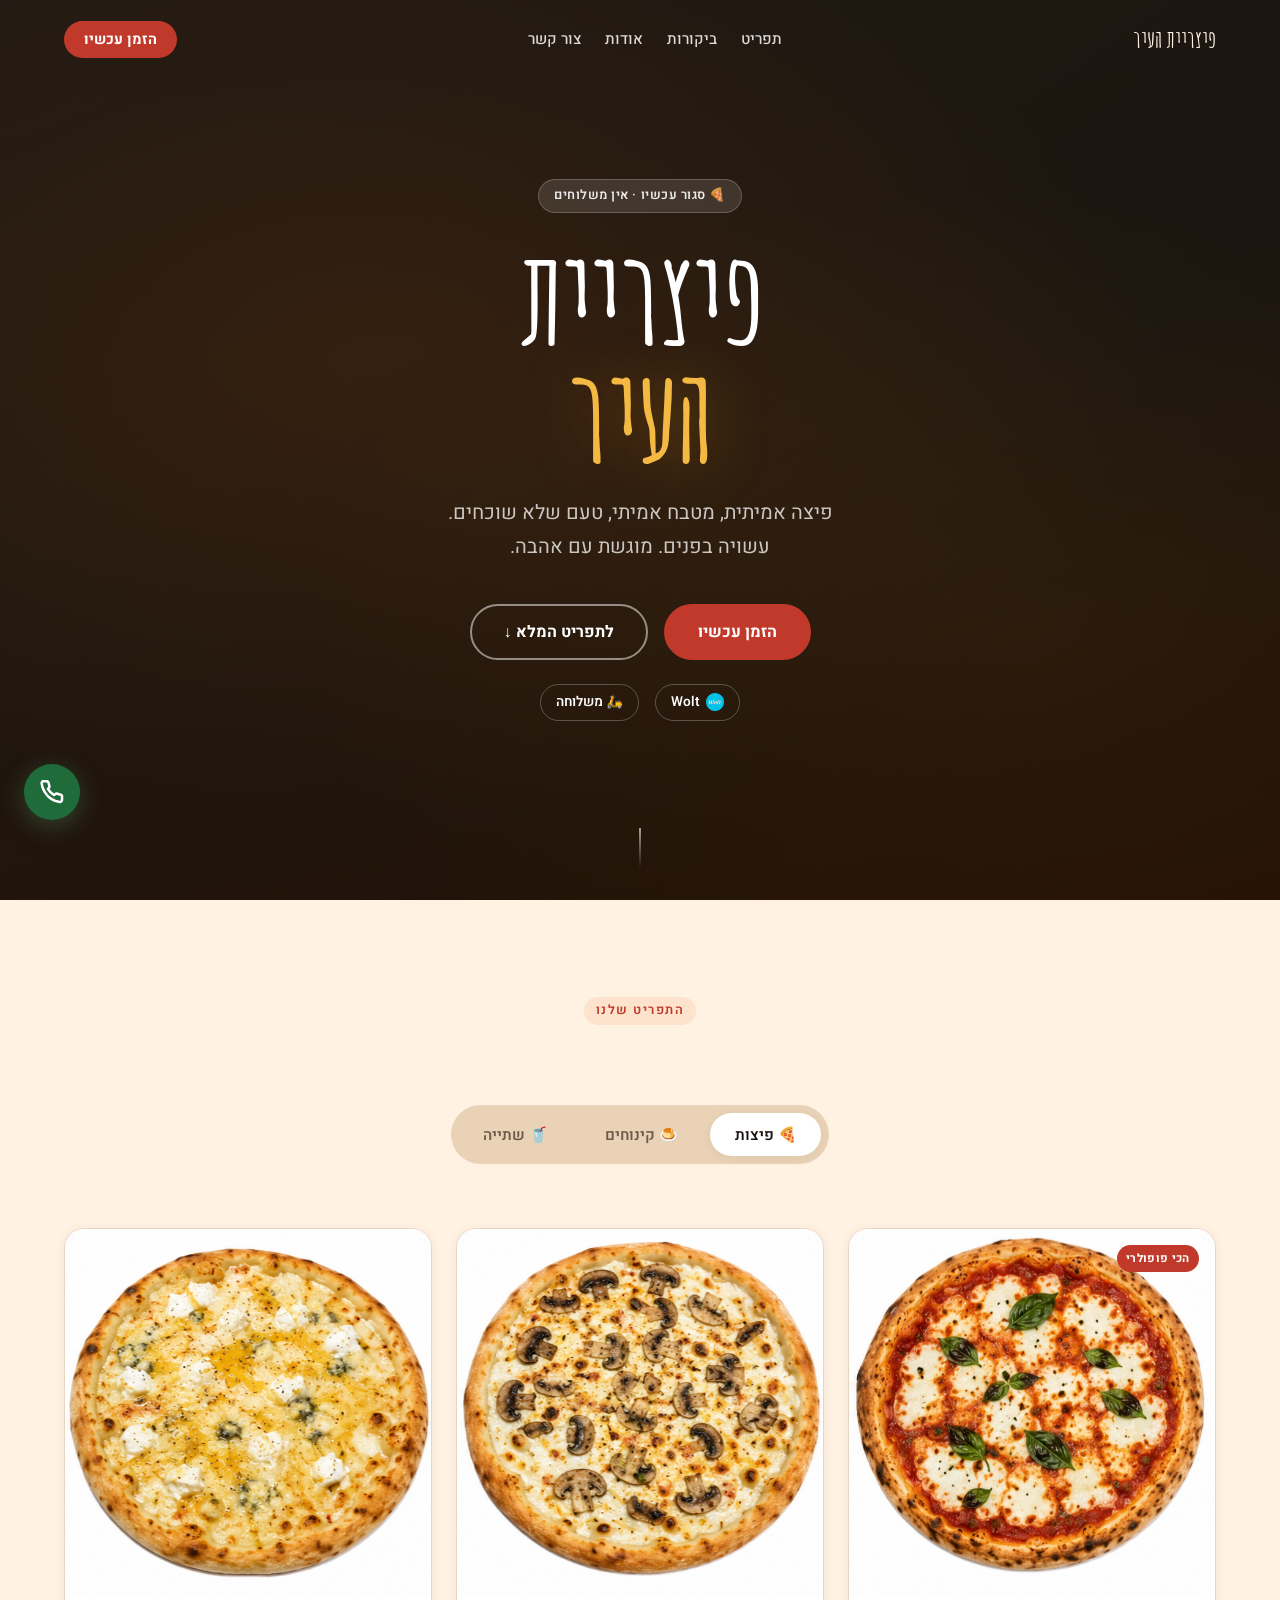
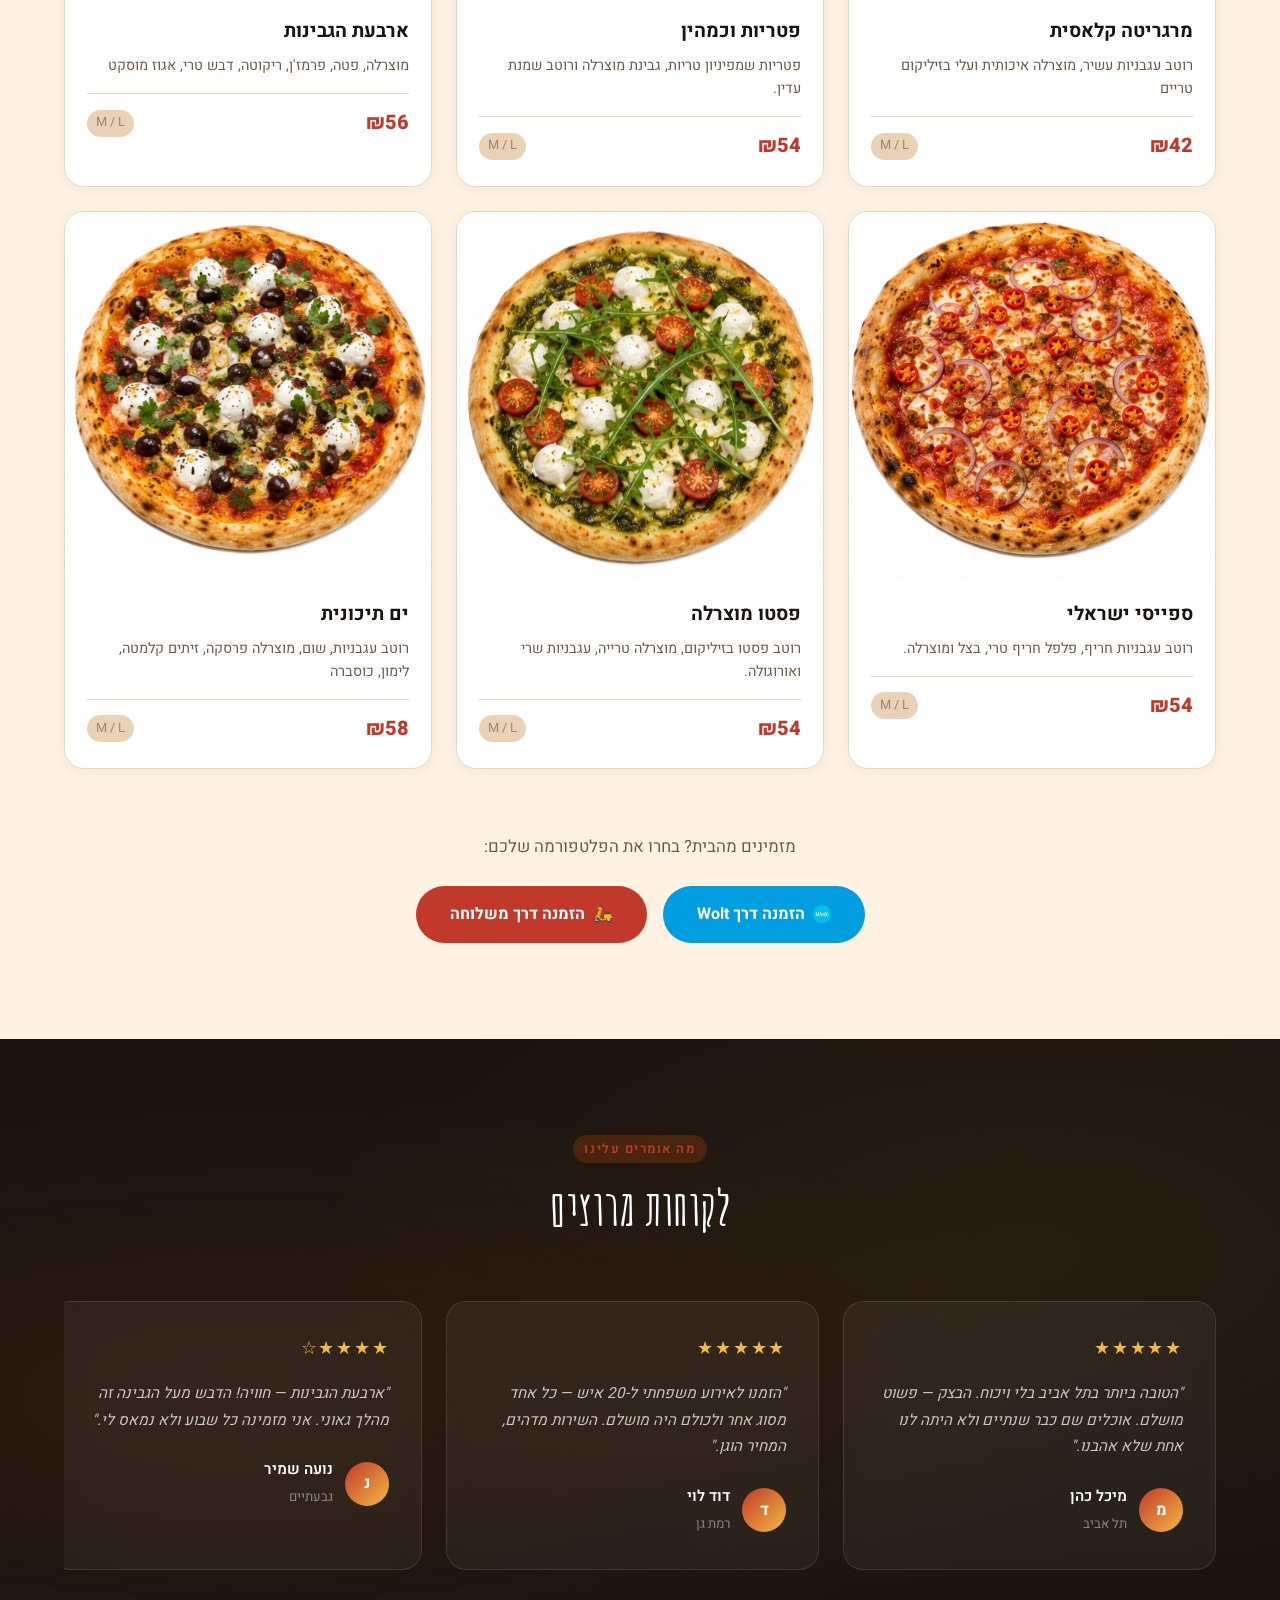
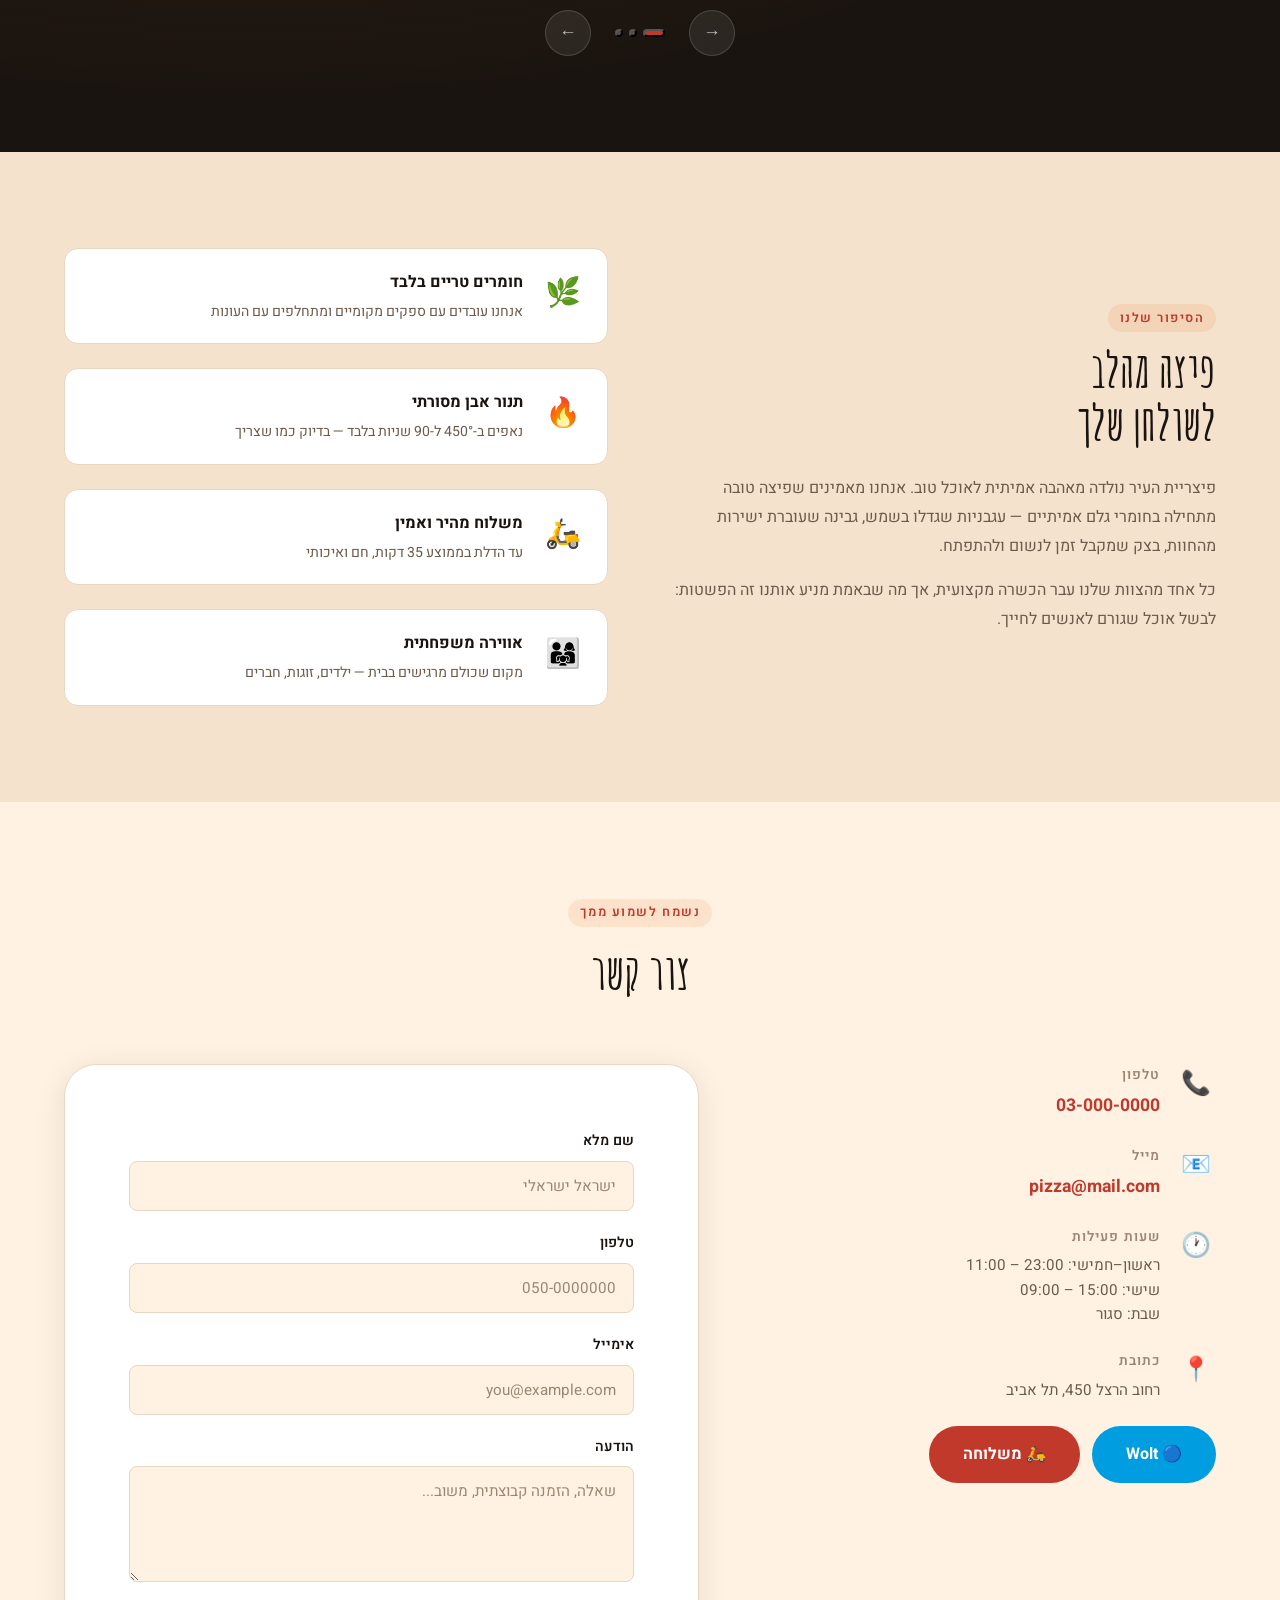
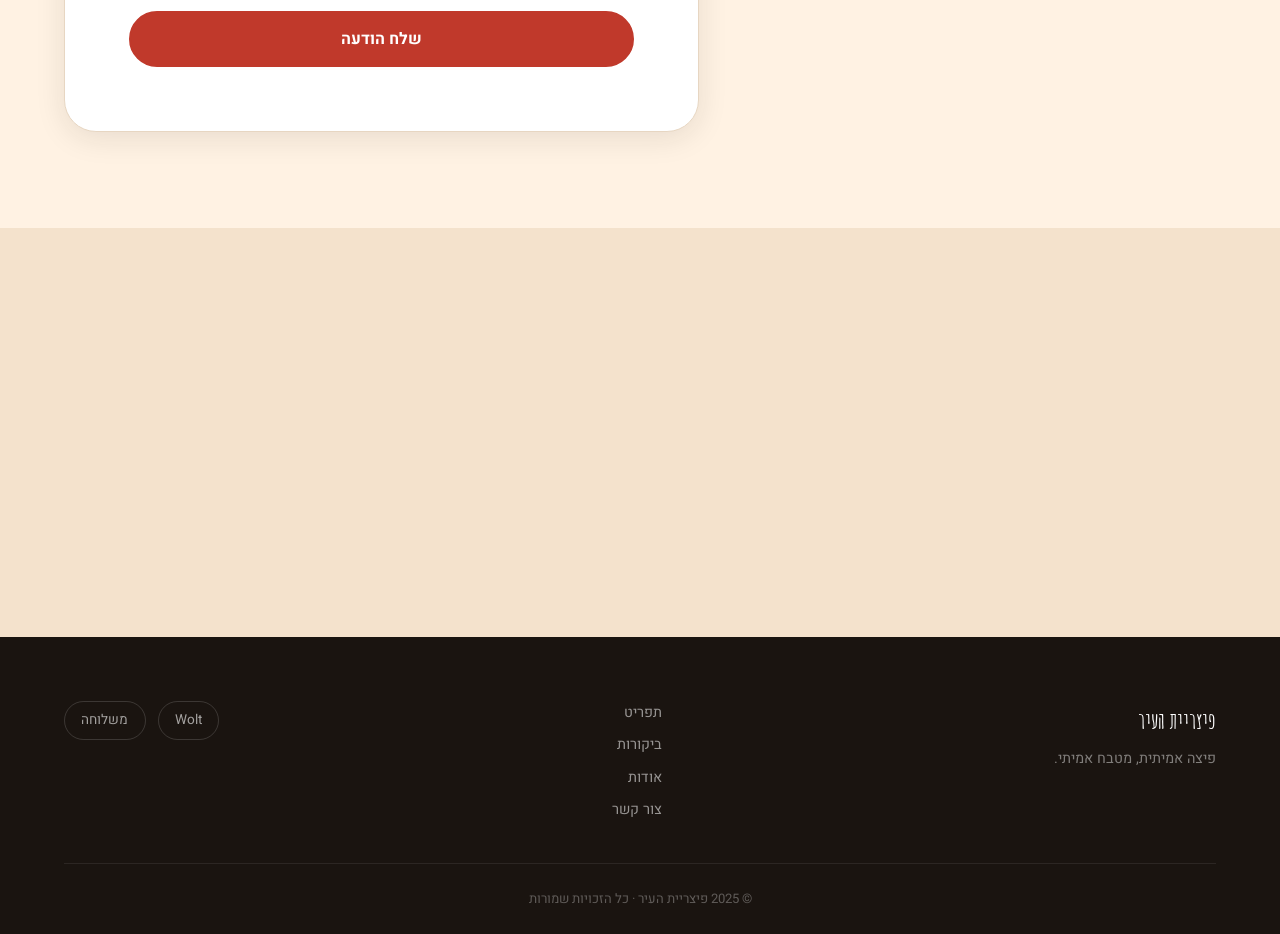
<file: Demo6 - pizzaria/index.html>
<!DOCTYPE html>
<html lang="he" dir="rtl">
<head>
  <meta charset="UTF-8" />
  <meta name="viewport" content="width=device-width, initial-scale=1.0" />
  <title>פיצריית העיר</title>
  <link rel="stylesheet" href="css/style.css" />
  <link rel="preconnect" href="https://fonts.googleapis.com" />
  <link rel="preconnect" href="https://fonts.gstatic.com" crossorigin />
  <link href="https://fonts.googleapis.com/css2?family=Suez+One:wght@300;400;500;600;700;800;900&family=Heebo:wght@300;400;500;600;700;800;900&family=Amatic+SC:wght@400;500;700;900&display=swap" rel="stylesheet" />
</head>
<body>

  <!-- ========== HEADER NAV ========== -->
  <header class="site-header" id="site-header">
    <nav class="nav-inner">
      <div class="nav-logo">פיצריית העיר</div>
      <ul class="nav-links">
        <li><a href="#menu">תפריט</a></li>
        <li><a href="#reviews">ביקורות</a></li>
        <li><a href="#about">אודות</a></li>
        <li><a href="#contact">צור קשר</a></li>
      </ul>
      <button class="nav-order-btn" onclick="document.getElementById('contact').scrollIntoView({behavior:'smooth'})">הזמן עכשיו</button>
      <button class="burger" id="burger" aria-label="תפריט">
        <span></span><span></span><span></span>
      </button>
    </nav>
    <div class="mobile-menu" id="mobile-menu">
      <ul>
        <li><a href="#menu" class="mob-link">תפריט</a></li>
        <li><a href="#reviews" class="mob-link">ביקורות</a></li>
        <li><a href="#about" class="mob-link">אודות</a></li>
        <li><a href="#contact" class="mob-link">צור קשר</a></li>
      </ul>
    </div>
  </header>

  <!-- ========== HERO ========== -->
  <section class="hero" id="home">
    <div class="hero-video-wrap">
      <video autoplay muted loop playsinline class="hero-video">
        <source src="https://www.pexels.com/download/video/19120193/" type="video/mp4" />
      </video>
      <div class="hero-overlay"></div>
    </div>
    <div class="hero-content fade-in">
      <div class="hero-badge">
        <span class="hero-badge-dot" id="openingStatus"></span>
        <span id="openingText">🍕 פתוח עכשיו · משלוחים עד 23:00</span>
      </div>
      <h1 class="hero-title">פיצריית<br /><em>העיר</em></h1>
      <p class="hero-sub">פיצה אמיתית, מטבח אמיתי, טעם שלא שוכחים.<br />עשויה בפנים. מוגשת עם אהבה.</p>
      <div class="hero-ctas">
        <button class="btn btn-primary" onclick="document.getElementById('contact').scrollIntoView({behavior:'smooth'})">הזמן עכשיו</button>
        <button class="btn btn-ghost" onclick="document.getElementById('menu').scrollIntoView({behavior:'smooth'})">לתפריט המלא ↓</button>
      </div>
      <div class="delivery-pills">
        <a href="https://wolt.com" target="_blank" class="delivery-pill wolt-pill">
          <img src="images/wolt.png" width="18" height="18" alt="🔵">
          Wolt
        </a>
        <a href="https://10bis.co.il" target="_blank" class="delivery-pill mishloha-pill">
          🛵 משלוחה
        </a>
      </div>
    </div>
    <div class="hero-scroll-hint">
      <span></span>
    </div>
  </section>

  <!-- ========== MENU ========== -->
  <section class="menu-section section-pad" id="menu">
    <div class="container">
      <div class="section-header reveal">
        <span class="eyebrow">התפריט שלנו</span>
      </div>

      <div class="menu-tabs reveal">
        <button class="tab-btn active" data-tab="pizzas">🍕 פיצות</button>
        <button class="tab-btn" data-tab="desserts">🍮 קינוחים</button>
        <button class="tab-btn" data-tab="drinks">🥤 שתייה</button>
      </div>

      <!-- PIZZAS -->
      <div class="tab-content active" id="tab-pizzas">
        <div class="menu-grid">
          <div class="menu-card reveal">
            <div class="menu-card-badge">הכי פופולרי</div>
            <img class="pizza-img" src="images/margherita.png" alt="מרגריטה קלאסית">
            <div class="menu-card-body">
              <h3>מרגריטה קלאסית</h3>
              <p>רוטב עגבניות עשיר, מוצרלה איכותית ועלי בזיליקום טריים</p>
              <div class="menu-card-footer">
                <span class="price">₪42</span>
                <span class="size-hint">M / L</span>
              </div>
            </div>
          </div>
          <div class="menu-card reveal">
            <img class="pizza-img" src="images/mashrooms.png" alt="פטריות וכמהין">
            <div class="menu-card-body">
              <h3>פטריות וכמהין</h3>
              <p>פטריות שמפיניון טריות, גבינת מוצרלה ורוטב שמנת עדין.</p>
              <div class="menu-card-footer">
                <span class="price">₪54</span>
                <span class="size-hint">M / L</span>
              </div>
            </div>
          </div>
          <div class="menu-card reveal">
            <img class="pizza-img" src="images/four-cheese.png" alt="ארבעת הגבינות">
            <div class="menu-card-body">
              <h3>ארבעת הגבינות</h3>
              <p>מוצרלה, פטה, פרמז'ן, ריקוטה, דבש טרי, אגוז מוסקט</p>
              <div class="menu-card-footer">
                <span class="price">₪56</span>
                <span class="size-hint">M / L</span>
              </div>
            </div>
          </div>
          <div class="menu-card reveal">
            <img class="pizza-img" src="images/spicy.png" alt="ספייסי ישראלי">
            <div class="menu-card-body">
              <h3>ספייסי ישראלי</h3>
              <p>רוטב עגבניות חריף, פלפל חריף טרי, בצל ומוצרלה.</p>
              <div class="menu-card-footer">
                <span class="price">₪54</span>
                <span class="size-hint">M / L</span>
              </div>
            </div>
          </div>
          <div class="menu-card reveal">
            <img class="pizza-img" src="images/pesto.png" alt="פסטו מוצרלה">
            <div class="menu-card-body">
              <h3>פסטו מוצרלה</h3>
              <p>רוטב פסטו בזיליקום, מוצרלה טרייה, עגבניות שרי ואורוגולה.</p>
              <div class="menu-card-footer">
                <span class="price">₪54</span>
                <span class="size-hint">M / L</span>
              </div>
            </div>
          </div>
          <div class="menu-card reveal">
            <img class="pizza-img" src="images/medaterenian.png" alt="ים תיכונית">
            <div class="menu-card-body">
              <h3>ים תיכונית</h3>
              <p>רוטב עגבניות, שום, מוצרלה פרסקה, זיתים קלמטה, לימון, כוסברה</p>
              <div class="menu-card-footer">
                <span class="price">₪58</span>
                <span class="size-hint">M / L</span>
              </div>
            </div>
          </div>
        </div>
      </div>

      <!-- DESSERTS -->
      <div class="tab-content" id="tab-desserts">
        <div class="menu-grid">
          <div class="menu-card reveal">
            <img src="images/teramisu.png" alt="טרמיסו ביתי" class="dessert-img"></img>
            <div class="menu-card-body">
              <h3>טירמיסו ביתי</h3>
              <p>בישקוטי ספוגים בקפה, קרם מסקרפונה אוורירי, אבקת קפה</p>
              <div class="menu-card-footer"><span class="price">₪36</span></div>
            </div>
          </div>
          <div class="menu-card reveal">
            <img src="images/chocolate-vanilla.png" alt="פיצה שוקולד וניל" class="dessert-img">
            <div class="menu-card-body">
              <h3>פיצה שוקולד וניל</h3>
              <p>בצק פיצה בטאבון עם שוקולד ורוטב וניל</p>
              <div class="menu-card-footer"><span class="price">₪42</span></div>
            </div>
          </div>
          <div class="menu-card reveal">
            <img src="images/cake.png" alt="פיצה שוקולד וניל" class="dessert-img">
            <div class="menu-card-body">
              <h3>פאדג' שוקולד</h3>
              <p>פאדג' שוקולד מהטאבון עם גלידת וניל</p>
              <div class="menu-card-footer"><span class="price">₪38</span></div>
            </div>
          </div>
        </div>
      </div>

      <!-- DRINKS -->
      <div class="tab-content" id="tab-drinks">
        <div class="menu-grid menu-grid--drinks">
          <div class="menu-card menu-card--drink reveal">
            <div class="menu-card-body">
              <span class="drink-icon">🍋</span>
              <h3>לימונדה טרייה</h3>
              <p>לימון סחוט טרי, מנטה, סוכר קנה, קרח</p>
              <div class="menu-card-footer"><span class="price">₪12</span></div>
            </div>
          </div>

          <div class="menu-card menu-card--drink reveal">
            <div class="menu-card-body">
              <span class="drink-icon">🍺</span>
              <h3>בירה ישראלית מהחבית</h3>
              <p>בירה מקומית קרה מהחבית, מגוון מבשלות ישראליות</p>
              <div class="menu-card-footer"><span class="price">₪28</span></div>
            </div>
          </div>

          <div class="menu-card menu-card--drink reveal">
            <div class="menu-card-body">
              <span class="drink-icon">🍷</span>
              <h3>יין אדום / לבן מהיקב</h3>
              <p>יין ישראלי נבחר, אדום או לבן, מוגש בכוס או בקבוק</p>
              <div class="menu-card-footer"><span class="price">₪32</span></div>
            </div>
          </div>

          <div class="menu-card menu-card--drink reveal">
            <div class="menu-card-body">
              <span class="drink-icon">☕</span>
              <h3>אספרסו כפול</h3>
              <p>קפה אספרסו איטלקי, פולי ערביקה קלייה בינונית-כהה</p>
              <div class="menu-card-footer"><span class="price">₪8</span></div>
            </div>
          </div>

          <div class="menu-card menu-card--drink reveal">
            <div class="menu-card-body">
              <span class="drink-icon">🧃</span>
              <h3>שתייה קלה</h3>
              <p>קולה / דיאט קולה / ספרייט / פיוזטי מוגז</p>
              <div class="menu-card-footer"><span class="price">₪10</span></div>
            </div>
          </div>

          <div class="menu-card menu-card--drink reveal">
            <div class="menu-card-body">
              <span class="drink-icon">💧</span>
              <h3>מים מינרליים / מוגזים</h3>
              <p>מים מינרליים קרים או מוגזים בבקבוק</p>
              <div class="menu-card-footer"><span class="price">₪8</span></div>
            </div>
          </div>
        </div>
      </div>

      <!-- Delivery CTA -->
      <div class="delivery-cta reveal">
        <p>מזמינים מהבית? בחרו את הפלטפורמה שלכם:</p>
        <div class="delivery-btns">
          <a href="https://wolt.com" target="_blank" class="btn-delivery wolt">
            <img src="images/wolt.png" width="18" height="18" alt="🔵"> הזמנה דרך Wolt
          </a>
          <a href="https://10bis.co.il" target="_blank" class="btn-delivery mishloha">
            <span class="d-icon">🛵</span> הזמנה דרך משלוחה
          </a>
        </div>
      </div>

    </div>
  </section>

  <!-- ========== REVIEWS ========== -->
  <section class="reviews-section section-pad" id="reviews">
    <div class="container">
      <div class="section-header reveal">
        <span class="eyebrow">מה אומרים עלינו</span>
        <h2>לקוחות מרוצים</h2>
      </div>

      <div class="reviews-carousel">
        <div class="reviews-track" id="reviews-track">

          <div class="review-card">
            <div class="review-stars">★★★★★</div>
            <p class="review-text">"הטובה ביותר בתל אביב בלי ויכוח. הבצק — פשוט מושלם. אוכלים שם כבר שנתיים ולא היתה לנו אחת שלא אהבנו."</p>
            <div class="reviewer">
              <div class="reviewer-avatar">מ</div>
              <div>
                <strong>מיכל כהן</strong>
                <span>תל אביב</span>
              </div>
            </div>
          </div>

          <div class="review-card">
            <div class="review-stars">★★★★★</div>
            <p class="review-text">"הזמנו לאירוע משפחתי ל-20 איש — כל אחד מסוג אחר ולכולם היה מושלם. השירות מדהים, המחיר הוגן."</p>
            <div class="reviewer">
              <div class="reviewer-avatar">ד</div>
              <div>
                <strong>דוד לוי</strong>
                <span>רמת גן</span>
              </div>
            </div>
          </div>

          <div class="review-card">
            <div class="review-stars">★★★★☆</div>
            <p class="review-text">"ארבעת הגבינות — חוויה! הדבש מעל הגבינה זה מהלך גאוני. אני מזמינה כל שבוע ולא נמאס לי."</p>
            <div class="reviewer">
              <div class="reviewer-avatar">נ</div>
              <div>
                <strong>נועה שמיר</strong>
                <span>גבעתיים</span>
              </div>
            </div>
          </div>

          <div class="review-card">
            <div class="review-stars">★★★★★</div>
            <p class="review-text">"גרתי שלוש שנים בנאפולי — הפיצה של פיצריית העיר לא נופלת מהפיצות שם. כבוד אמיתי."</p>
            <div class="reviewer">
              <div class="reviewer-avatar">א</div>
              <div>
                <strong>אלון מזרחי</strong>
                <span>הרצליה</span>
              </div>
            </div>
          </div>

          <div class="review-card">
            <div class="review-stars">★★★★★</div>
            <p class="review-text">"המשלוח הגיע ב-35 דקות, חם ושלם. הקינוח טירמיסו — עלה לרמה אחרת. נחזור בוודאות!"</p>
            <div class="reviewer">
              <div class="reviewer-avatar">ש</div>
              <div>
                <strong>שיר גולדברג</strong>
                <span>חולון</span>
              </div>
            </div>
          </div>

        </div>

        <div class="carousel-controls">
          <button class="carousel-btn" id="prev-review">→</button>
          <div class="carousel-dots" id="carousel-dots"></div>
          <button class="carousel-btn" id="next-review">←</button>
        </div>
      </div>
    </div>
  </section>

  <!-- ========== ABOUT ========== -->
  <section class="about-section section-pad" id="about">
    <div class="container">
      <div class="about-grid">
        <div class="about-text reveal">
          <span class="eyebrow">הסיפור שלנו</span>
          <h2>פיצה מהלב<br />לשולחן שלך</h2>
          <p>פיצריית העיר נולדה מאהבה אמיתית לאוכל טוב. אנחנו מאמינים שפיצה טובה מתחילה בחומרי גלם אמיתיים — עגבניות שגדלו בשמש, גבינה שעוברת ישירות מהחוות, בצק שמקבל זמן לנשום ולהתפתח.</p>
          <p>כל אחד מהצוות שלנו עבר הכשרה מקצועית, אך מה שבאמת מניע אותנו זה הפשטות: לבשל אוכל שגורם לאנשים לחייך.</p>
        </div>
        <div class="about-features reveal">
          <div class="feature-item">
            <div class="feature-icon">🌿</div>
            <div>
              <h4>חומרים טריים בלבד</h4>
              <p>אנחנו עובדים עם ספקים מקומיים ומתחלפים עם העונות</p>
            </div>
          </div>
          <div class="feature-item">
            <div class="feature-icon">🔥</div>
            <div>
              <h4>תנור אבן מסורתי</h4>
              <p>נאפים ב-450° ל-90 שניות בלבד — בדיוק כמו שצריך</p>
            </div>
          </div>
          <div class="feature-item">
            <div class="feature-icon">🛵</div>
            <div>
              <h4>משלוח מהיר ואמין</h4>
              <p>עד הדלת בממוצע 35 דקות, חם ואיכותי</p>
            </div>
          </div>
          <div class="feature-item">
            <div class="feature-icon">👨‍👩‍👧</div>
            <div>
              <h4>אווירה משפחתית</h4>
              <p>מקום שכולם מרגישים בבית — ילדים, זוגות, חברים</p>
            </div>
          </div>
        </div>
      </div>
    </div>
  </section>

  <!-- ========== CONTACT ========== -->
  <section class="contact-section section-pad" id="contact">
    <div class="container">
      <div class="section-header reveal">
        <span class="eyebrow">נשמח לשמוע ממך</span>
        <h2>צור קשר</h2>
      </div>

      <div class="contact-grid">
        <div class="contact-info reveal">
          <div class="contact-detail">
            <span class="contact-icon">📞</span>
            <div>
              <h4>טלפון</h4>
              <a href="tel:030000000" class="contact-link">03-000-0000</a>
            </div>
          </div>
          <div class="contact-detail">
            <span class="contact-icon">📧</span>
            <div>
              <h4>מייל</h4>
              <a href="mailto:pizza@mail.com" class="contact-link">pizza@mail.com</a>
            </div>
          </div>
          <div class="contact-detail">
            <span class="contact-icon">🕐</span>
            <div>
              <h4>שעות פעילות</h4>
              <p>ראשון–חמישי: 23:00 – 11:00<br />שישי: 15:00 – 09:00<br />שבת: סגור</p>
            </div>
          </div>
          <div class="contact-detail">
            <span class="contact-icon">📍</span>
            <div>
              <h4>כתובת</h4>
              <p>רחוב הרצל 450, תל אביב</p>
            </div>
          </div>

          <div class="delivery-btns-contact">
            <a href="https://wolt.com" target="_blank" class="btn-delivery wolt">🔵 Wolt</a>
            <a href="https://10bis.co.il" target="_blank" class="btn-delivery mishloha">🛵 משלוחה</a>
          </div>
        </div>

        <div class="contact-form-wrap reveal">
          <form class="contact-form" id="contact-form" action="https://api.web3forms.com/submit" method="POST">
            <input type="hidden" name="access_key" value="YOUR_WEB3FORMS_KEY_HERE" />
            <input type="hidden" name="subject" value="פנייה חדשה דרך אתר פיצריית העיר" />
            <input type="hidden" name="from_name" value="פיצריית העיר - אתר" />
            <input type="checkbox" name="botcheck" style="display:none" />

            <div class="form-group">
              <label for="name">שם מלא</label>
              <input type="text" id="name" name="name" placeholder="ישראל ישראלי" required />
            </div>
            <div class="form-group">
              <label for="phone">טלפון</label>
              <input type="tel" id="phone" name="phone" placeholder="050-0000000" />
            </div>
            <div class="form-group">
              <label for="email">אימייל</label>
              <input type="email" id="email" name="email" placeholder="you@example.com" required />
            </div>
            <div class="form-group">
              <label for="message">הודעה</label>
              <textarea id="message" name="message" rows="4" placeholder="שאלה, הזמנה קבוצתית, משוב..."></textarea>
            </div>
            <button type="submit" class="btn btn-primary btn-full" id="form-submit-btn">
              <span class="btn-text">שלח הודעה</span>
              <span class="btn-loading" style="display:none">שולח...</span>
            </button>
            <div id="form-success" class="form-success" style="display:none">
              ✅ ההודעה נשלחה! נחזור אליך בהקדם.
            </div>
            <div id="form-error" class="form-error" style="display:none">
              ❌ אירעה שגיאה. נסה שוב או התקשר אלינו.
            </div>
          </form>
        </div>
      </div>
    </div>
  </section>


    <!-- ══════════════════════════════════════
       MAP SECTION
  ══════════════════════════════════════ -->
  <section>
    <div class="container">
      <div class="map-embed">
        <!-- Replace with your actual Google Maps embed URL -->
        <iframe src="https://www.google.com/maps/embed?pb=!1m18!1m12!1m3!1d4218.127361574385!2d34.77544605196205!3d32.054456916648306!2m3!1f0!2f0!3f0!3m2!1i1024!2i768!4f13.1!3m3!1m2!1s0x151d4ca1e4f4fe7b%3A0x5dc62445e26acaf6!2z15TXqNem15wsINeq15wg15DXkdeZ15Et15nXpNeV!5e1!3m2!1siw!2sil!4v1779098835982!5m2!1siw!2sil" 
        width="600" 
        height="450" 
        style="border:0;" 
        allowfullscreen="" 
        loading="lazy" 
        referrerpolicy="no-referrer-when-downgrade">
      </iframe>
      </div>
    </div>
  </section>

  <!-- ========== FOOTER ========== -->
  <footer class="site-footer">
    <div class="container">
      <div class="footer-inner">
        <div class="footer-brand">
          <div class="footer-logo">פיצריית העיר</div>
          <p>פיצה אמיתית, מטבח אמיתי.</p>
        </div>
        <div class="footer-links">
          <a href="#menu">תפריט</a>
          <a href="#reviews">ביקורות</a>
          <a href="#about">אודות</a>
          <a href="#contact">צור קשר</a>
        </div>
        <div class="footer-social">
          <a href="https://wolt.com" target="_blank" class="social-link">Wolt</a>
          <a href="https://10bis.co.il" target="_blank" class="social-link">משלוחה</a>
        </div>
      </div>
      <div class="footer-bottom">
        <p>© 2025 פיצריית העיר · כל הזכויות שמורות</p>
      </div>
    </div>
  </footer>

  <!-- ========== FLOATING PHONE BUTTON ========== -->
  <a href="tel:030000000" class="float-phone" aria-label="חייג אלינו">
    <svg width="24" height="24" viewBox="0 0 24 24" fill="none" stroke="currentColor" stroke-width="2.5" stroke-linecap="round" stroke-linejoin="round">
      <path d="M22 16.92v3a2 2 0 0 1-2.18 2 19.79 19.79 0 0 1-8.63-3.07A19.5 19.5 0 0 1 4.69 12 19.79 19.79 0 0 1 1.61 3.36 2 2 0 0 1 3.6 1.16h3a2 2 0 0 1 2 1.72c.127.96.361 1.903.7 2.81a2 2 0 0 1-.45 2.11L7.91 8.96a16 16 0 0 0 6.13 6.13l1.27-.93a2 2 0 0 1 2.11-.45 12.84 12.84 0 0 0 2.81.7A2 2 0 0 1 22 16.92z"/>
    </svg>
    <span class="float-tooltip">03-000-0000</span>
  </a>

  <!-- ========== BACK TO TOP ========== -->
  <button class="back-to-top" id="back-to-top" aria-label="חזרה למעלה">↑</button>

  <script src="js/script.js"></script>
</body>
</html>
</file>
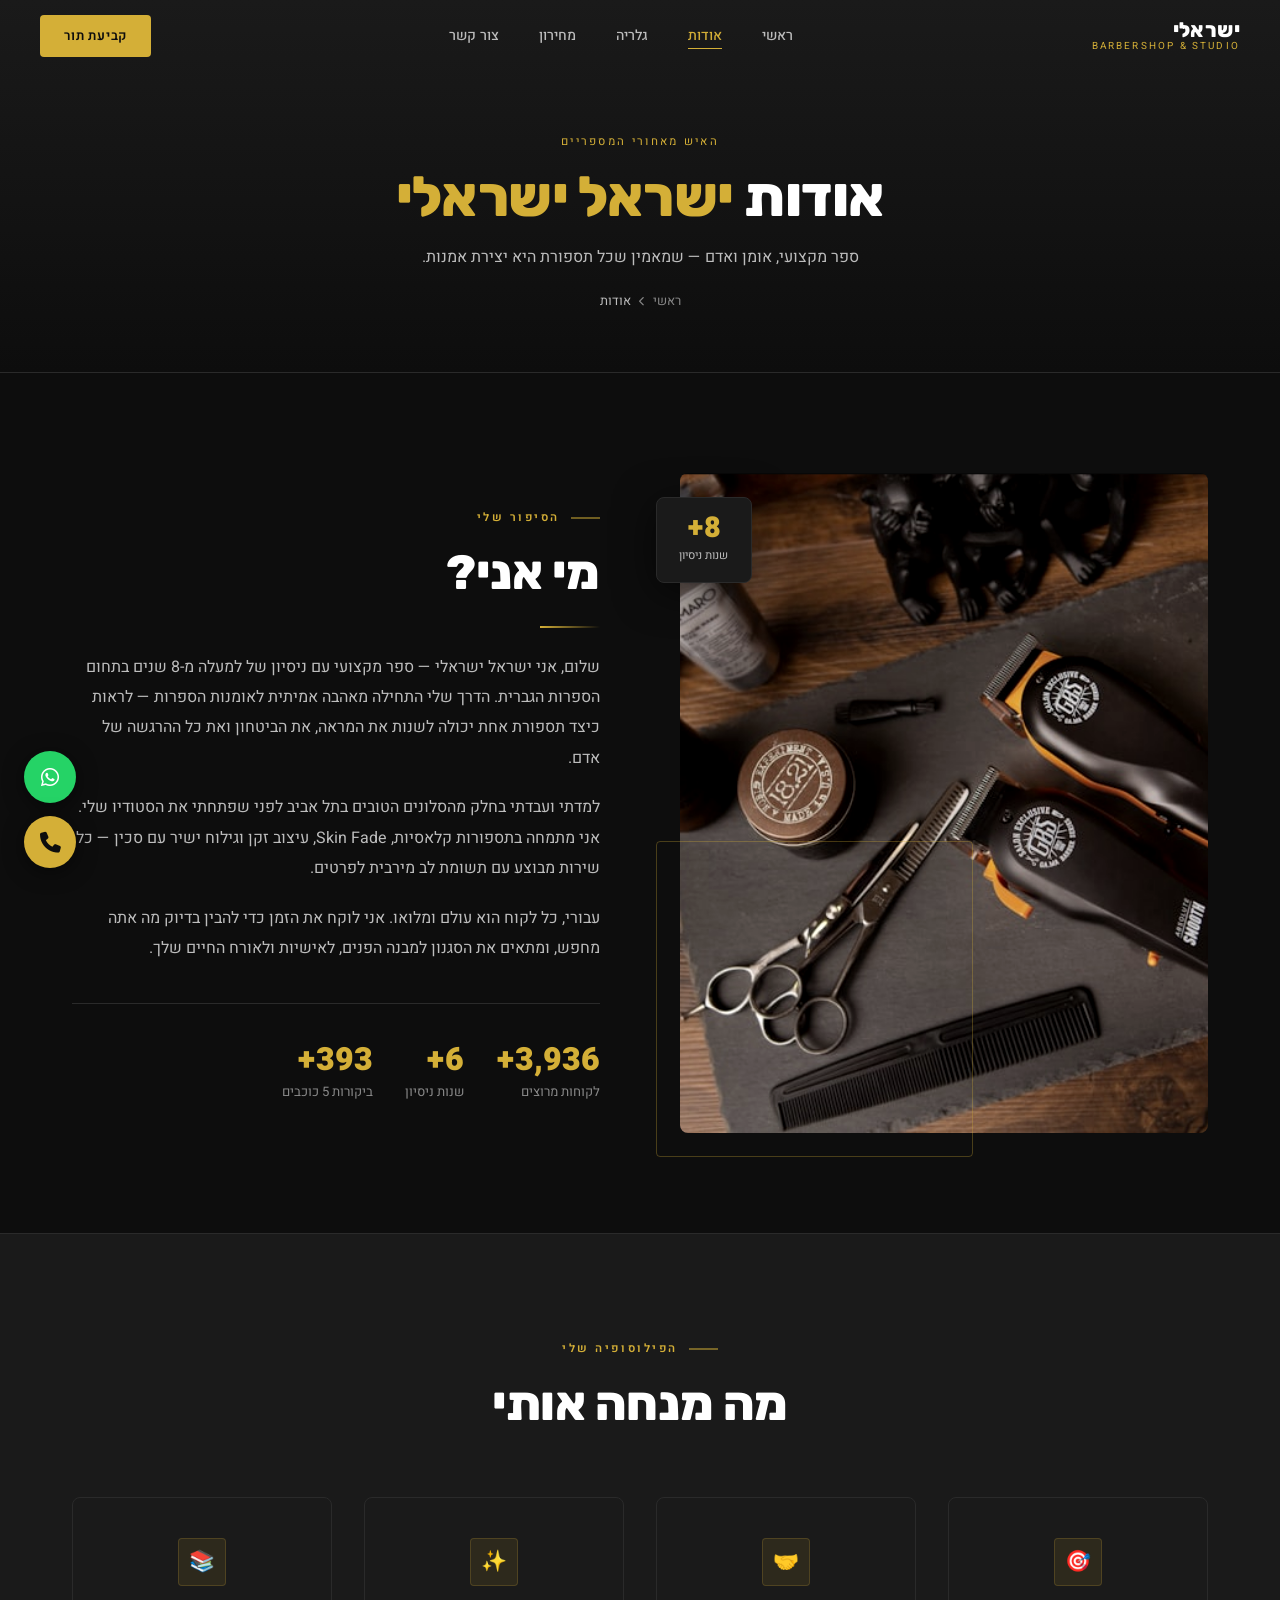
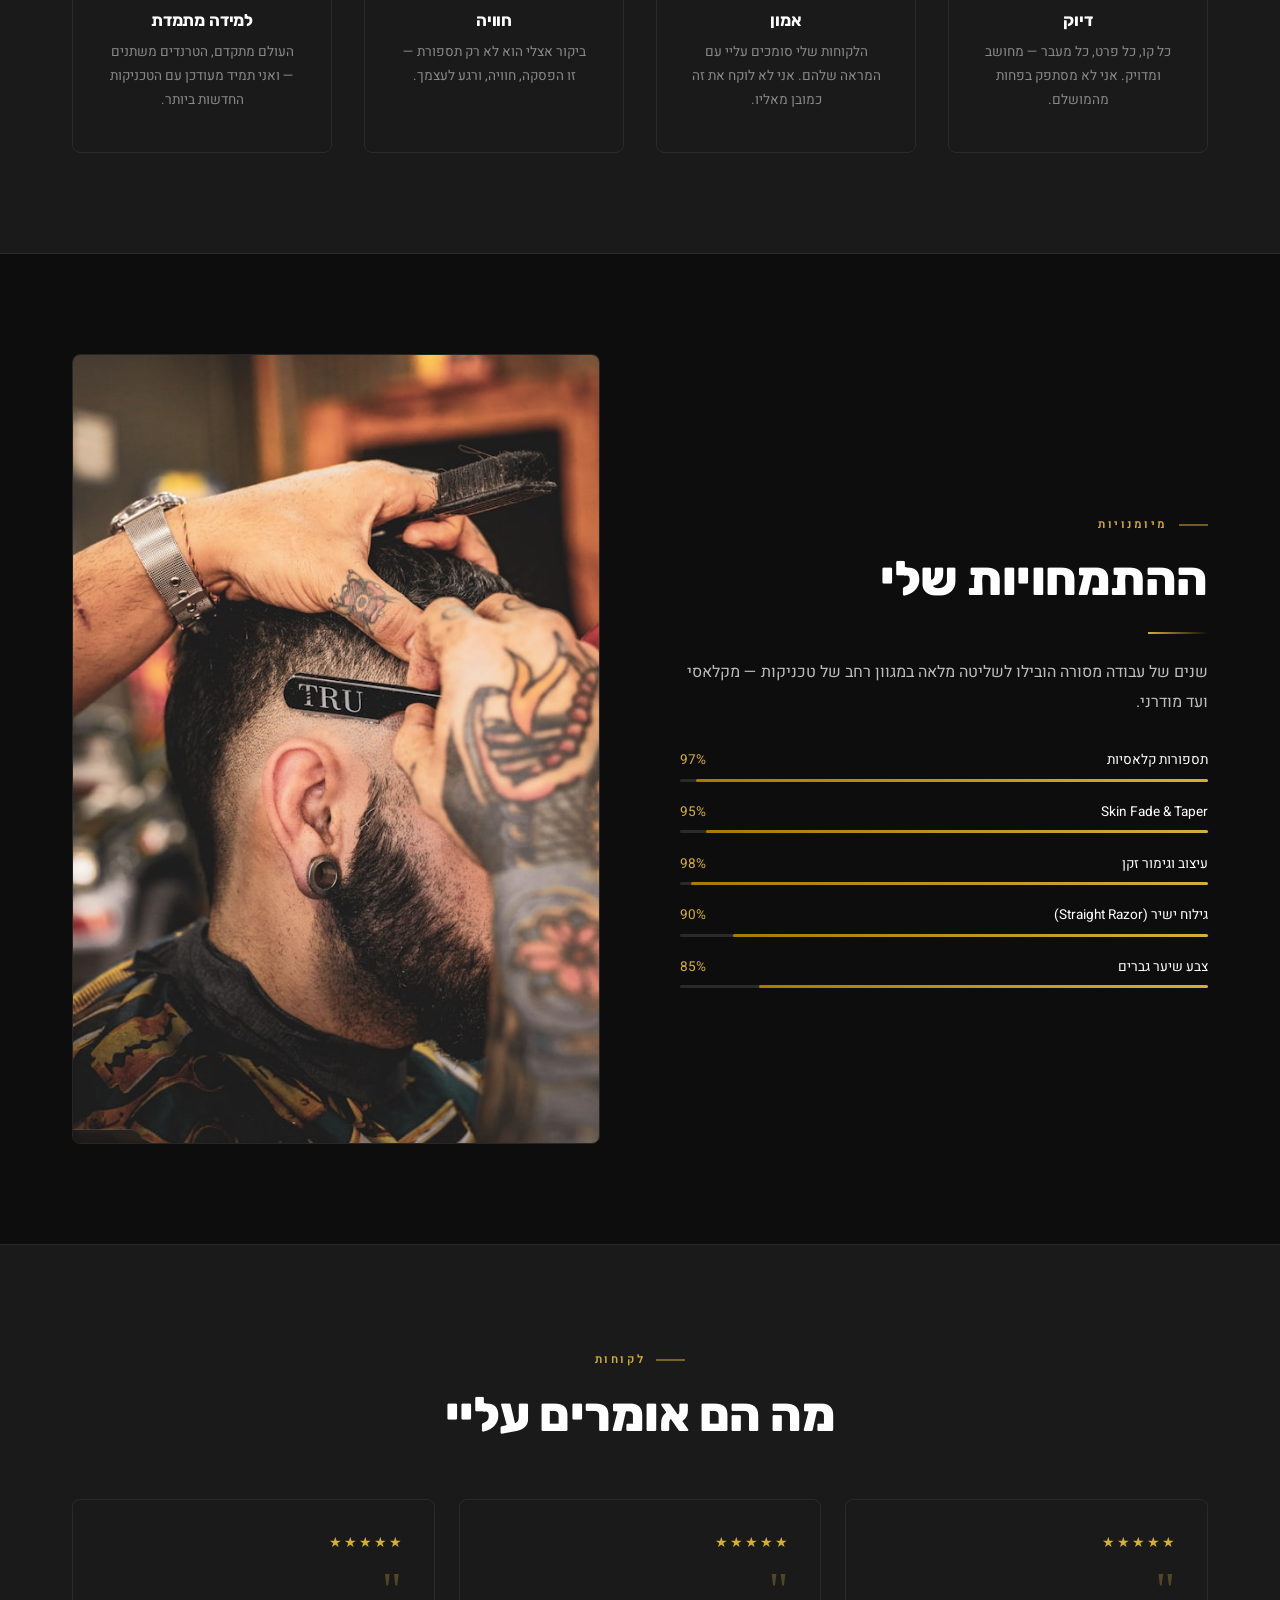
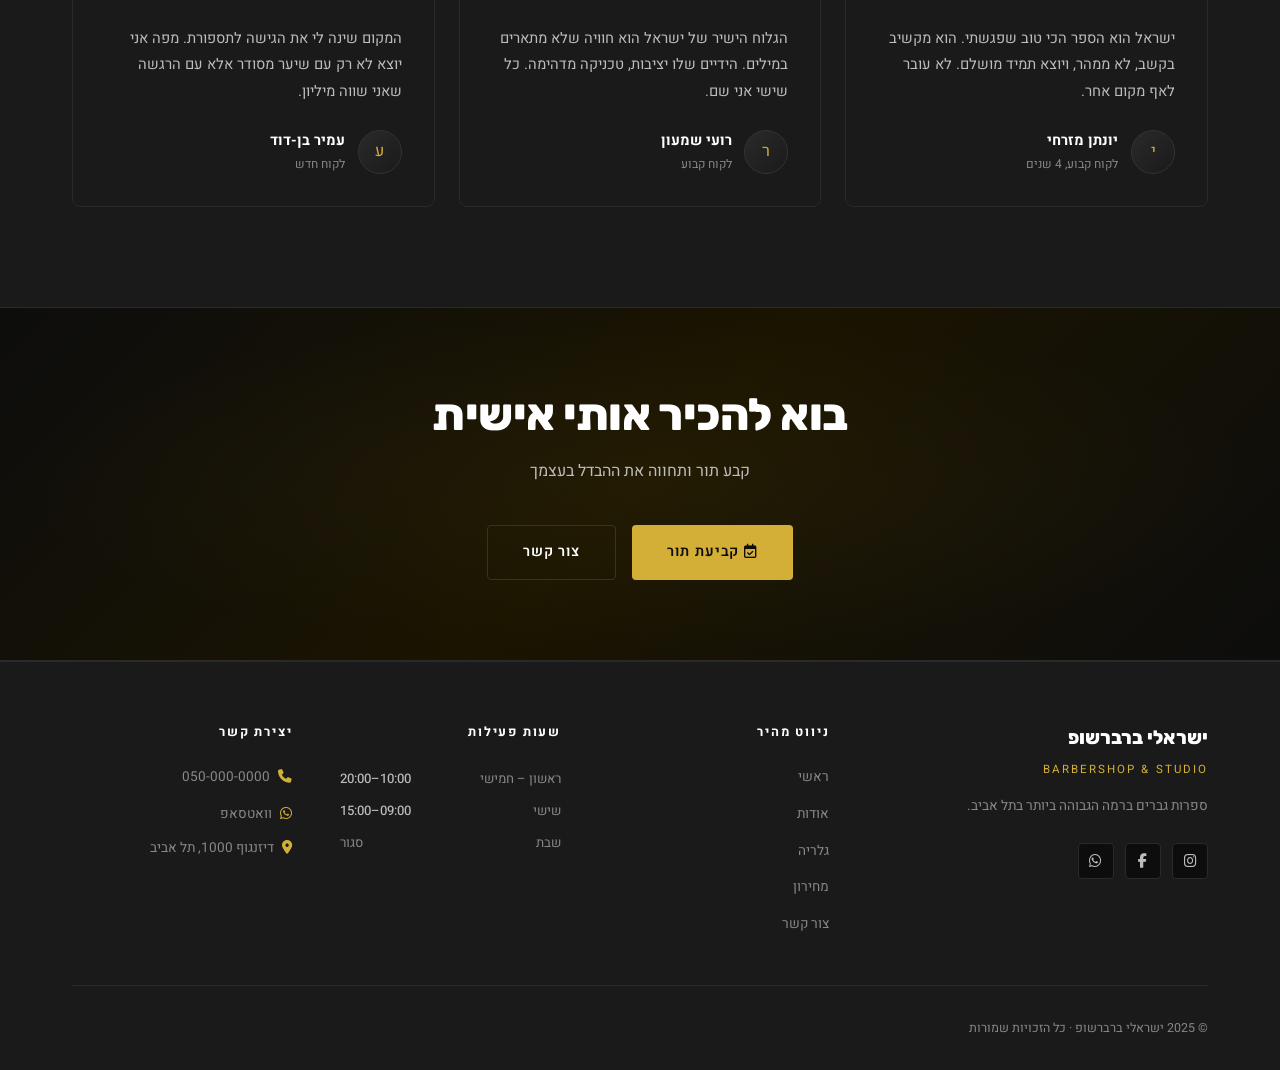
<file: Demo5 - Barbershop/about.html>
<!DOCTYPE html>
<html lang="he" dir="rtl">
<head>
  <meta charset="UTF-8" />
  <meta name="viewport" content="width=device-width, initial-scale=1.0" />
  <meta name="description" content="אודות ישראל ישראלי — ספר מקצועי עם ניסיון של שנים בספרות פרמיום בתל אביב." />
  <title>אודות | ישראלי ברברשופ</title>
  <link rel="stylesheet" href="css/style.css" />
  <link rel="stylesheet" href="https://cdnjs.cloudflare.com/ajax/libs/font-awesome/6.5.0/css/all.min.css" />
</head>
<body>

  <!-- NAVBAR -->
  <nav class="navbar">
    <div class="nav-inner">
      <a href="index.html" class="nav-logo">
        <span class="nav-logo-main">ישראלי</span>
        <span class="nav-logo-sub">Barbershop &amp; Studio</span>
      </a>
      <ul class="nav-links">
        <li><a href="index.html">ראשי</a></li>
        <li><a href="about.html" class="active">אודות</a></li>
        <li><a href="gallery.html">גלריה</a></li>
        <li><a href="pricing.html">מחירון</a></li>
        <li><a href="contact.html">צור קשר</a></li>
      </ul>
      <a href="" target="_blank" rel="noopener" class="btn btn-primary nav-book"><span>קביעת תור</span></a>
      <button class="hamburger" aria-label="תפריט"><span></span><span></span><span></span></button>
    </div>
  </nav>
  <div class="mobile-menu">
    <a href="index.html">ראשי</a>
    <a href="about.html">אודות</a>
    <a href="gallery.html">גלריה</a>
    <a href="pricing.html">מחירון</a>
    <a href="contact.html">צור קשר</a>
    <a href="" target="_blank" rel="noopener" style="color:var(--gold);margin-top:0.5rem;">קביעת תור ←</a>
  </div>

  <!-- PAGE HERO -->
  <section class="page-hero">
    <div class="container">
      <div class="page-hero-label">האיש מאחורי המספריים</div>
      <h1 class="page-hero-title">אודות <span style="color:var(--gold);">ישראל ישראלי</span></h1>
      <p class="page-hero-sub">ספר מקצועי, אומן ואדם — שמאמין שכל תספורת היא יצירת אמנות.</p>
      <div class="breadcrumb">
        <a href="index.html">ראשי</a>
        <i class="fa-solid fa-chevron-left" style="font-size:0.6rem;"></i>
        <span>אודות</span>
      </div>
    </div>
  </section>

  <!-- ══════════════════════════════════════
       MAIN ABOUT SECTION
  ══════════════════════════════════════ -->
  <section class="section">
    <div class="container">
      <div class="about-grid">
        <div class="about-image-wrap reveal">
          <img
            src="images/about.png"
            alt="ישראל ישראלי הספר"
            class="about-image-main"
          />
          <div class="about-image-frame"></div>
          <div class="about-badge">
            <div class="about-badge-num">8+</div>
            <div class="about-badge-text">שנות ניסיון</div>
          </div>
        </div>

        <div class="reveal reveal-delay-1">
          <span class="section-label">הסיפור שלי</span>
          <h2 class="section-title">מי אני?</h2>
          <div class="divider"></div>

          <p style="color:var(--text-secondary);line-height:1.9;margin-bottom:1.2rem;">
            שלום, אני ישראל ישראלי — ספר מקצועי עם ניסיון של למעלה מ-8 שנים בתחום הספרות הגברית. הדרך שלי התחילה מאהבה אמיתית לאומנות הספרות — לראות כיצד תספורת אחת יכולה לשנות את המראה, את הביטחון ואת כל ההרגשה של אדם.
          </p>
          <p style="color:var(--text-secondary);line-height:1.9;margin-bottom:1.2rem;">
            למדתי ועבדתי בחלק מהסלונים הטובים בתל אביב לפני שפתחתי את הסטודיו שלי. אני מתמחה בתספורות קלאסיות, Skin Fade, עיצוב זקן וגילוח ישיר עם סכין — כל שירות מבוצע עם תשומת לב מירבית לפרטים.
          </p>
          <p style="color:var(--text-secondary);line-height:1.9;">
            עבורי, כל לקוח הוא עולם ומלואו. אני לוקח את הזמן כדי להבין בדיוק מה אתה מחפש, ומתאים את הסגנון למבנה הפנים, לאישיות ולאורח החיים שלך.
          </p>

          <div class="about-stats">
            <div>
              <div class="about-stat-num" data-count="5000+">0+</div>
              <div class="about-stat-label">לקוחות מרוצים</div>
            </div>
            <div>
              <div class="about-stat-num" data-count="8+">0+</div>
              <div class="about-stat-label">שנות ניסיון</div>
            </div>
            <div>
              <div class="about-stat-num" data-count="500+">0+</div>
              <div class="about-stat-label">ביקורות 5 כוכבים</div>
            </div>
          </div>
        </div>
      </div>
    </div>
  </section>

  <!-- ══════════════════════════════════════
       VALUES / PHILOSOPHY
  ══════════════════════════════════════ -->
  <section class="section" style="background:var(--bg-secondary);border-top:1px solid var(--border);border-bottom:1px solid var(--border);">
    <div class="container">
      <div style="text-align:center;margin-bottom:4rem;">
        <span class="section-label reveal">הפילוסופיה שלי</span>
        <h2 class="section-title reveal reveal-delay-1">מה מנחה אותי</h2>
      </div>

      <div style="display:grid;grid-template-columns:repeat(auto-fit,minmax(250px,1fr));gap:2rem;">
        <div class="pricing-card reveal" style="text-align:center;">
          <div class="pricing-card-icon" style="margin:0 auto 1.5rem;">🎯</div>
          <h3 style="font-size:1.05rem;margin-bottom:0.7rem;">דיוק</h3>
          <p style="font-size:0.85rem;color:var(--text-muted);line-height:1.75;">כל קו, כל פרט, כל מעבר — מחושב ומדויק. אני לא מסתפק בפחות מהמושלם.</p>
        </div>
        <div class="pricing-card reveal reveal-delay-1" style="text-align:center;">
          <div class="pricing-card-icon" style="margin:0 auto 1.5rem;">🤝</div>
          <h3 style="font-size:1.05rem;margin-bottom:0.7rem;">אמון</h3>
          <p style="font-size:0.85rem;color:var(--text-muted);line-height:1.75;">הלקוחות שלי סומכים עליי עם המראה שלהם. אני לא לוקח את זה כמובן מאליו.</p>
        </div>
        <div class="pricing-card reveal reveal-delay-2" style="text-align:center;">
          <div class="pricing-card-icon" style="margin:0 auto 1.5rem;">✨</div>
          <h3 style="font-size:1.05rem;margin-bottom:0.7rem;">חוויה</h3>
          <p style="font-size:0.85rem;color:var(--text-muted);line-height:1.75;">ביקור אצלי הוא לא רק תספורת — זו הפסקה, חוויה, ורגע לעצמך.</p>
        </div>
        <div class="pricing-card reveal reveal-delay-3" style="text-align:center;">
          <div class="pricing-card-icon" style="margin:0 auto 1.5rem;">📚</div>
          <h3 style="font-size:1.05rem;margin-bottom:0.7rem;">למידה מתמדת</h3>
          <p style="font-size:0.85rem;color:var(--text-muted);line-height:1.75;">העולם מתקדם, הטרנדים משתנים — ואני תמיד מעודכן עם הטכניקות החדשות ביותר.</p>
        </div>
      </div>
    </div>
  </section>

  <!-- ══════════════════════════════════════
       SKILLS
  ══════════════════════════════════════ -->
  <section class="section">
    <div class="container">
      <div style="display:grid;grid-template-columns:1fr 1fr;gap:5rem;align-items:center;">
        <div class="reveal">
          <span class="section-label">מיומנויות</span>
          <h2 class="section-title">ההתמחויות שלי</h2>
          <div class="divider"></div>
          <p style="color:var(--text-secondary);line-height:1.85;margin-bottom:2rem;">
            שנים של עבודה מסורה הובילו לשליטה מלאה במגוון רחב של טכניקות — מקלאסי ועד מודרני.
          </p>

          <div style="display:flex;flex-direction:column;gap:1.2rem;">
            <div>
              <div style="display:flex;justify-content:space-between;margin-bottom:0.4rem;font-size:0.85rem;">
                <span>תספורות קלאסיות</span><span style="color:var(--gold);">97%</span>
              </div>
              <div style="height:3px;background:var(--border);border-radius:2px;">
                <div style="height:100%;width:97%;background:linear-gradient(90deg,var(--gold-dark),var(--gold));border-radius:2px;"></div>
              </div>
            </div>
            <div>
              <div style="display:flex;justify-content:space-between;margin-bottom:0.4rem;font-size:0.85rem;">
                <span>Skin Fade &amp; Taper</span><span style="color:var(--gold);">95%</span>
              </div>
              <div style="height:3px;background:var(--border);border-radius:2px;">
                <div style="height:100%;width:95%;background:linear-gradient(90deg,var(--gold-dark),var(--gold));border-radius:2px;"></div>
              </div>
            </div>
            <div>
              <div style="display:flex;justify-content:space-between;margin-bottom:0.4rem;font-size:0.85rem;">
                <span>עיצוב וגימור זקן</span><span style="color:var(--gold);">98%</span>
              </div>
              <div style="height:3px;background:var(--border);border-radius:2px;">
                <div style="height:100%;width:98%;background:linear-gradient(90deg,var(--gold-dark),var(--gold));border-radius:2px;"></div>
              </div>
            </div>
            <div>
              <div style="display:flex;justify-content:space-between;margin-bottom:0.4rem;font-size:0.85rem;">
                <span>גילוח ישיר (Straight Razor)</span><span style="color:var(--gold);">90%</span>
              </div>
              <div style="height:3px;background:var(--border);border-radius:2px;">
                <div style="height:100%;width:90%;background:linear-gradient(90deg,var(--gold-dark),var(--gold));border-radius:2px;"></div>
              </div>
            </div>
            <div>
              <div style="display:flex;justify-content:space-between;margin-bottom:0.4rem;font-size:0.85rem;">
                <span>צבע שיער גברים</span><span style="color:var(--gold);">85%</span>
              </div>
              <div style="height:3px;background:var(--border);border-radius:2px;">
                <div style="height:100%;width:85%;background:linear-gradient(90deg,var(--gold-dark),var(--gold));border-radius:2px;"></div>
              </div>
            </div>
          </div>
        </div>

        <div class="reveal reveal-delay-1">
          <img
            src="images/skin-fade.png"
            alt="עבודה בסלון"
            style="width:100%;border-radius:var(--radius-lg);border:1px solid var(--border);filter:grayscale(15%)contrast(1.05);"
          />
        </div>
      </div>
    </div>
  </section>

  <!-- ══════════════════════════════════════
       TESTIMONIALS
  ══════════════════════════════════════ -->
  <section class="section" style="background:var(--bg-secondary);border-top:1px solid var(--border);">
    <div class="container">
      <div style="text-align:center;margin-bottom:3.5rem;">
        <span class="section-label reveal">לקוחות</span>
        <h2 class="section-title reveal reveal-delay-1">מה הם אומרים עליי</h2>
      </div>
      <div class="testimonials-grid">
        <div class="testimonial-card reveal">
          <div class="stars"><span>★</span><span>★</span><span>★</span><span>★</span><span>★</span></div>
          <span class="testimonial-quote">"</span>
          <p class="testimonial-text">ישראל הוא הספר הכי טוב שפגשתי. הוא מקשיב בקשב, לא ממהר, ויוצא תמיד מושלם. לא עובר לאף מקום אחר.</p>
          <div class="testimonial-author">
            <div class="testimonial-avatar" style="background:linear-gradient(135deg,#2a2a2a,#1a1a1a);color:var(--gold);">י</div>
            <div><div class="testimonial-name">יונתן מזרחי</div><div class="testimonial-role">לקוח קבוע, 4 שנים</div></div>
          </div>
        </div>
        <div class="testimonial-card reveal reveal-delay-1">
          <div class="stars"><span>★</span><span>★</span><span>★</span><span>★</span><span>★</span></div>
          <span class="testimonial-quote">"</span>
          <p class="testimonial-text">הגלוח הישיר של ישראל הוא חוויה שלא מתארים במילים. הידיים שלו יציבות, טכניקה מדהימה. כל שישי אני שם.</p>
          <div class="testimonial-author">
            <div class="testimonial-avatar" style="background:linear-gradient(135deg,#2a2a2a,#1a1a1a);color:var(--gold);">ר</div>
            <div><div class="testimonial-name">רועי שמעון</div><div class="testimonial-role">לקוח קבוע</div></div>
          </div>
        </div>
        <div class="testimonial-card reveal reveal-delay-2">
          <div class="stars"><span>★</span><span>★</span><span>★</span><span>★</span><span>★</span></div>
          <span class="testimonial-quote">"</span>
          <p class="testimonial-text">המקום שינה לי את הגישה לתספורת. מפה אני יוצא לא רק עם שיער מסודר אלא עם הרגשה שאני שווה מיליון.</p>
          <div class="testimonial-author">
            <div class="testimonial-avatar" style="background:linear-gradient(135deg,#2a2a2a,#1a1a1a);color:var(--gold);">ע</div>
            <div><div class="testimonial-name">עמיר בן-דוד</div><div class="testimonial-role">לקוח חדש</div></div>
          </div>
        </div>
      </div>
    </div>
  </section>

  <!-- CTA -->
  <section class="cta-section">
    <div class="container">
      <h2 class="cta-title reveal">בוא להכיר אותי אישית</h2>
      <p class="cta-subtitle reveal reveal-delay-1">קבע תור ותחווה את ההבדל בעצמך</p>
      <div class="cta-actions reveal reveal-delay-2">
        <a href="" target="_blank" rel="noopener" class="btn btn-primary"><span><i class="fa-regular fa-calendar-check"></i> קביעת תור</span></a>
        <a href="contact.html" class="btn btn-outline">צור קשר</a>
      </div>
    </div>
  </section>

  <!-- FOOTER -->
  <footer class="footer">
    <div class="container">
      <div class="footer-grid">
        <div>
          <div class="footer-brand-name">ישראלי ברברשופ</div>
          <div class="footer-brand-tag">Barbershop &amp; Studio</div>
          <p class="footer-brand-desc">ספרות גברים ברמה הגבוהה ביותר בתל אביב.</p>
          <div class="footer-socials">
            <a href="https://instagram.com" target="_blank" rel="noopener" class="footer-social"><i class="fa-brands fa-instagram"></i></a>
            <a href="https://facebook.com" target="_blank" rel="noopener" class="footer-social"><i class="fa-brands fa-facebook-f"></i></a>
            <a href="" target="_blank" rel="noopener" class="footer-social"><i class="fa-brands fa-whatsapp"></i></a>
          </div>
        </div>
        <div>
          <div class="footer-col-title">ניווט מהיר</div>
          <ul class="footer-links">
            <li><a href="index.html">ראשי</a></li>
            <li><a href="about.html">אודות</a></li>
            <li><a href="gallery.html">גלריה</a></li>
            <li><a href="pricing.html">מחירון</a></li>
            <li><a href="contact.html">צור קשר</a></li>
          </ul>
        </div>
        <div>
          <div class="footer-col-title">שעות פעילות</div>
          <div class="footer-hours-row"><span>ראשון – חמישי</span><span class="hours-time">10:00–20:00</span></div>
          <div class="footer-hours-row"><span>שישי</span><span class="hours-time">09:00–15:00</span></div>
          <div class="footer-hours-row"><span>שבת</span><span class="hours-closed">סגור</span></div>
        </div>
        <div>
          <div class="footer-col-title">יצירת קשר</div>
          <ul class="footer-links">
            <li><a href="tel:+972501234567"><i class="fa-solid fa-phone" style="color:var(--gold);margin-left:0.5rem;"></i>050-000-0000</a></li>
            <li><a href="" target="_blank" rel="noopener"><i class="fa-brands fa-whatsapp" style="color:var(--gold);margin-left:0.5rem;"></i>וואטסאפ</a></li>
            <li style="color:var(--text-muted);font-size:0.85rem;"><i class="fa-solid fa-location-dot" style="color:var(--gold);margin-left:0.5rem;"></i>דיזנגוף 1000, תל אביב</li>
          </ul>
        </div>
      </div>
      <div class="footer-bottom">
        <p class="footer-copy">© 2025 ישראלי ברברשופ · כל הזכויות שמורות</p>
      </div>
    </div>
  </footer>

  <div class="floating-buttons">
    <a href="" target="_blank" rel="noopener" class="floating-btn floating-btn-whatsapp"><i class="fa-brands fa-whatsapp"></i></a>
    <a href="tel:" class="floating-btn floating-btn-phone"><i class="fa-solid fa-phone"></i></a>
  </div>

  <script src="js/main.js"></script>
</body>
</html>
</file>
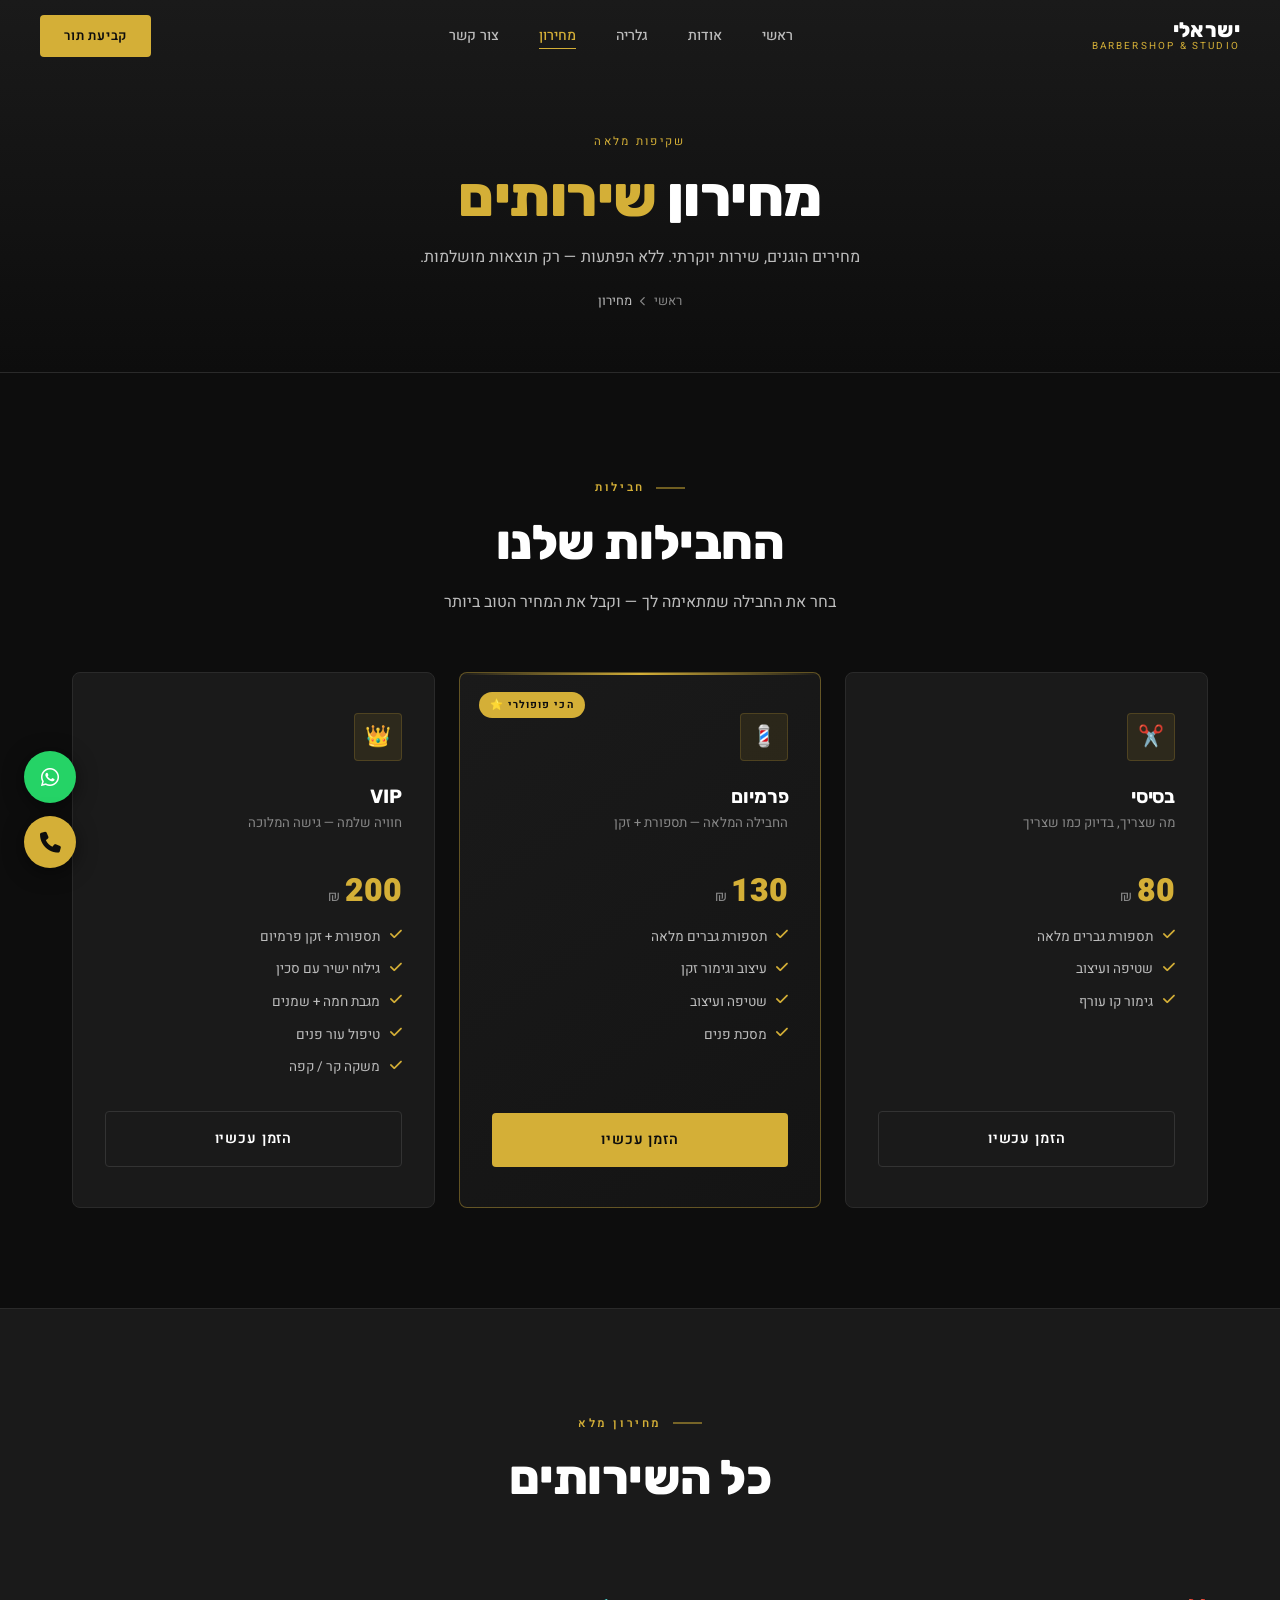
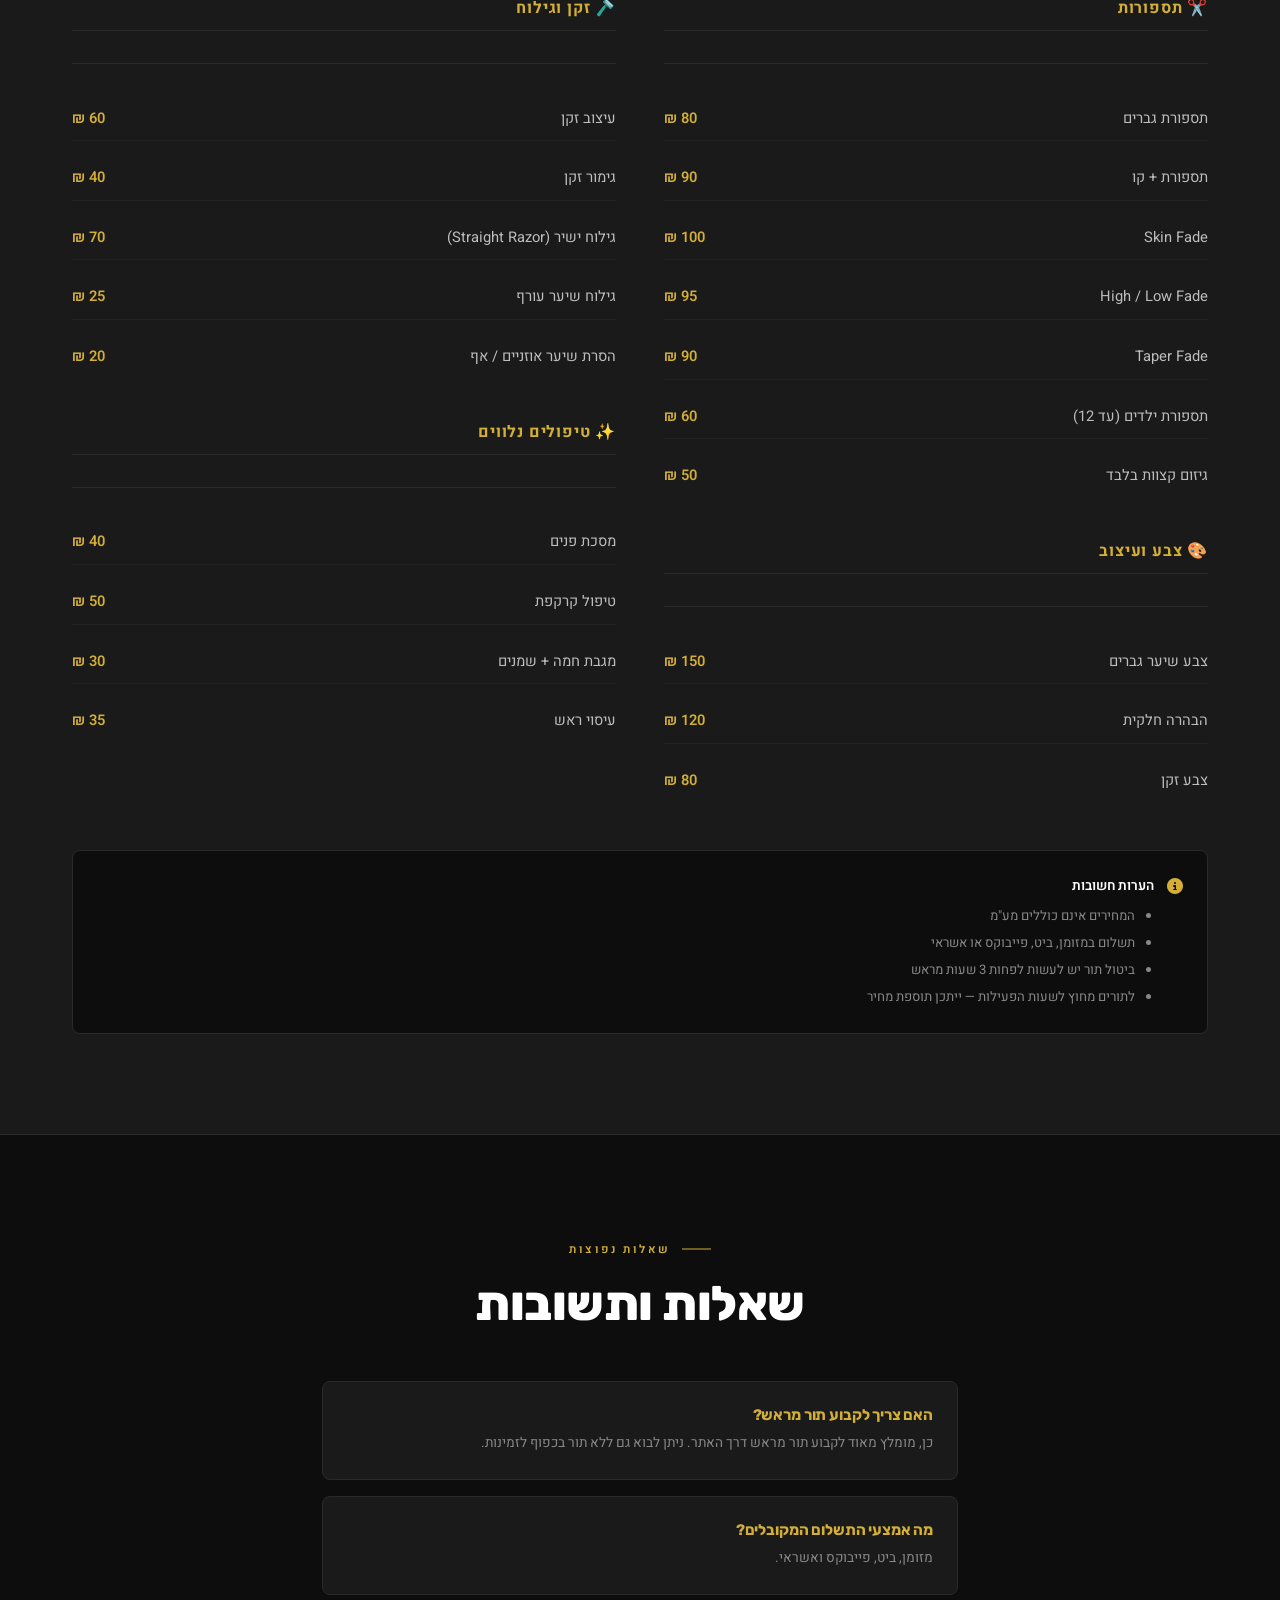
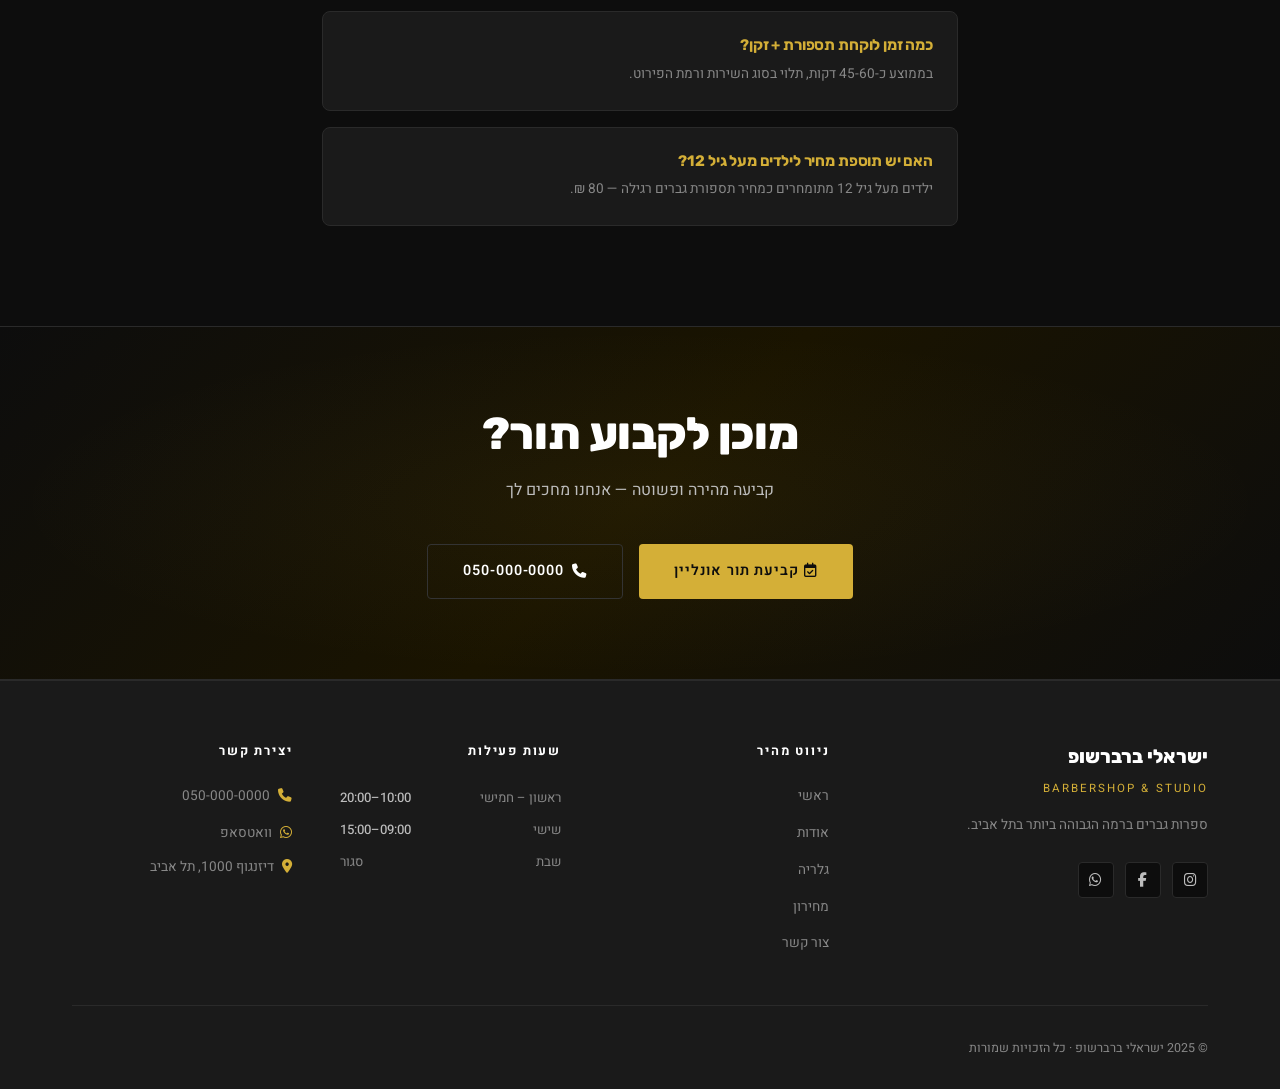
<file: Demo5 - Barbershop/pricing.html>
<!DOCTYPE html>
<html lang="he" dir="rtl">
<head>
  <meta charset="UTF-8" />
  <meta name="viewport" content="width=device-width, initial-scale=1.0" />
  <meta name="description" content="מחירון שירותים של ישראלי ברברשופ — תספורות, עיצוב זקן, גילוח ועוד." />
  <title>מחירון | ישראלי ברברשופ</title>
  <link rel="stylesheet" href="css/style.css" />
  <link rel="stylesheet" href="https://cdnjs.cloudflare.com/ajax/libs/font-awesome/6.5.0/css/all.min.css" />
</head>
<body>

  <!-- NAVBAR -->
  <nav class="navbar">
    <div class="nav-inner">
      <a href="index.html" class="nav-logo">
        <span class="nav-logo-main">ישראלי</span>
        <span class="nav-logo-sub">Barbershop &amp; Studio</span>
      </a>
      <ul class="nav-links">
        <li><a href="index.html">ראשי</a></li>
        <li><a href="about.html">אודות</a></li>
        <li><a href="gallery.html">גלריה</a></li>
        <li><a href="pricing.html" class="active">מחירון</a></li>
        <li><a href="contact.html">צור קשר</a></li>
      </ul>
      <a href="" target="_blank" rel="noopener" class="btn btn-primary nav-book"><span>קביעת תור</span></a>
      <button class="hamburger" aria-label="תפריט"><span></span><span></span><span></span></button>
    </div>
  </nav>
  <div class="mobile-menu">
    <a href="index.html">ראשי</a>
    <a href="about.html">אודות</a>
    <a href="gallery.html">גלריה</a>
    <a href="pricing.html">מחירון</a>
    <a href="contact.html">צור קשר</a>
    <a href="" target="_blank" rel="noopener" style="color:var(--gold);margin-top:0.5rem;">קביעת תור ←</a>
  </div>

  <!-- PAGE HERO -->
  <section class="page-hero">
    <div class="container">
      <div class="page-hero-label">שקיפות מלאה</div>
      <h1 class="page-hero-title">מחירון <span style="color:var(--gold);">שירותים</span></h1>
      <p class="page-hero-sub">מחירים הוגנים, שירות יוקרתי. ללא הפתעות — רק תוצאות מושלמות.</p>
      <div class="breadcrumb">
        <a href="index.html">ראשי</a>
        <i class="fa-solid fa-chevron-left" style="font-size:0.6rem;"></i>
        <span>מחירון</span>
      </div>
    </div>
  </section>

  <!-- ══════════════════════════════════════
       FEATURED PACKAGES
  ══════════════════════════════════════ -->
  <section class="section">
    <div class="container">
      <div style="text-align:center;margin-bottom:3.5rem;">
        <span class="section-label reveal">חבילות</span>
        <h2 class="section-title reveal reveal-delay-1">החבילות שלנו</h2>
        <p class="section-subtitle reveal reveal-delay-2" style="margin:0.5rem auto 0;">בחר את החבילה שמתאימה לך — וקבל את המחיר הטוב ביותר</p>
      </div>

      <div class="pricing-grid">

        <!-- Basic -->
        <div class="pricing-card reveal" style="display:flex;flex-direction:column;">
          <div class="pricing-card-icon">✂️</div>
          <h3 class="pricing-card-title" style="font-size:1.2rem;margin-bottom:0.3rem;">בסיסי</h3>
          <p class="pricing-card-desc">מה שצריך, בדיוק כמו שצריך</p>
          <div class="pricing-card-price" style="margin:1rem 0;">
            <span class="pricing-amount">80</span>
            <span class="pricing-currency">₪</span>
          </div>
          <ul style="flex:1;display:flex;flex-direction:column;gap:0.6rem;margin-bottom:2rem;">
            <li style="font-size:0.85rem;color:var(--text-secondary);display:flex;gap:0.6rem;"><i class="fa-solid fa-check" style="color:var(--gold);margin-top:0.15rem;flex-shrink:0;"></i>תספורת גברים מלאה</li>
            <li style="font-size:0.85rem;color:var(--text-secondary);display:flex;gap:0.6rem;"><i class="fa-solid fa-check" style="color:var(--gold);margin-top:0.15rem;flex-shrink:0;"></i>שטיפה ועיצוב</li>
            <li style="font-size:0.85rem;color:var(--text-secondary);display:flex;gap:0.6rem;"><i class="fa-solid fa-check" style="color:var(--gold);margin-top:0.15rem;flex-shrink:0;"></i>גימור קו עורף</li>
          </ul>
          <a href="" target="_blank" rel="noopener" class="btn btn-outline" style="text-align:center;justify-content:center;">הזמן עכשיו</a>
        </div>

        <!-- Popular -->
        <div class="pricing-card featured reveal reveal-delay-1" style="display:flex;flex-direction:column;">
          <div class="featured-badge">הכי פופולרי ⭐</div>
          <div class="pricing-card-icon">💈</div>
          <h3 class="pricing-card-title" style="font-size:1.2rem;margin-bottom:0.3rem;">פרמיום</h3>
          <p class="pricing-card-desc">החבילה המלאה — תספורת + זקן</p>
          <div class="pricing-card-price" style="margin:1rem 0;">
            <span class="pricing-amount">130</span>
            <span class="pricing-currency">₪</span>
          </div>
          <ul style="flex:1;display:flex;flex-direction:column;gap:0.6rem;margin-bottom:2rem;">
            <li style="font-size:0.85rem;color:var(--text-secondary);display:flex;gap:0.6rem;"><i class="fa-solid fa-check" style="color:var(--gold);margin-top:0.15rem;flex-shrink:0;"></i>תספורת גברים מלאה</li>
            <li style="font-size:0.85rem;color:var(--text-secondary);display:flex;gap:0.6rem;"><i class="fa-solid fa-check" style="color:var(--gold);margin-top:0.15rem;flex-shrink:0;"></i>עיצוב וגימור זקן</li>
            <li style="font-size:0.85rem;color:var(--text-secondary);display:flex;gap:0.6rem;"><i class="fa-solid fa-check" style="color:var(--gold);margin-top:0.15rem;flex-shrink:0;"></i>שטיפה ועיצוב</li>
            <li style="font-size:0.85rem;color:var(--text-secondary);display:flex;gap:0.6rem;"><i class="fa-solid fa-check" style="color:var(--gold);margin-top:0.15rem;flex-shrink:0;"></i>מסכת פנים</li>
          </ul>
          <a href="" target="_blank" rel="noopener" class="btn btn-primary" style="text-align:center;justify-content:center;"><span>הזמן עכשיו</span></a>
        </div>

        <!-- VIP -->
        <div class="pricing-card reveal reveal-delay-2" style="display:flex;flex-direction:column;">
          <div class="pricing-card-icon">👑</div>
          <h3 class="pricing-card-title" style="font-size:1.2rem;margin-bottom:0.3rem;">VIP</h3>
          <p class="pricing-card-desc">חוויה שלמה — גישה המלוכה</p>
          <div class="pricing-card-price" style="margin:1rem 0;">
            <span class="pricing-amount">200</span>
            <span class="pricing-currency">₪</span>
          </div>
          <ul style="flex:1;display:flex;flex-direction:column;gap:0.6rem;margin-bottom:2rem;">
            <li style="font-size:0.85rem;color:var(--text-secondary);display:flex;gap:0.6rem;"><i class="fa-solid fa-check" style="color:var(--gold);margin-top:0.15rem;flex-shrink:0;"></i>תספורת + זקן פרמיום</li>
            <li style="font-size:0.85rem;color:var(--text-secondary);display:flex;gap:0.6rem;"><i class="fa-solid fa-check" style="color:var(--gold);margin-top:0.15rem;flex-shrink:0;"></i>גילוח ישיר עם סכין</li>
            <li style="font-size:0.85rem;color:var(--text-secondary);display:flex;gap:0.6rem;"><i class="fa-solid fa-check" style="color:var(--gold);margin-top:0.15rem;flex-shrink:0;"></i>מגבת חמה + שמנים</li>
            <li style="font-size:0.85rem;color:var(--text-secondary);display:flex;gap:0.6rem;"><i class="fa-solid fa-check" style="color:var(--gold);margin-top:0.15rem;flex-shrink:0;"></i>טיפול עור פנים</li>
            <li style="font-size:0.85rem;color:var(--text-secondary);display:flex;gap:0.6rem;"><i class="fa-solid fa-check" style="color:var(--gold);margin-top:0.15rem;flex-shrink:0;"></i>משקה קר / קפה</li>
          </ul>
          <a href="" target="_blank" rel="noopener" class="btn btn-outline" style="text-align:center;justify-content:center;">הזמן עכשיו</a>
        </div>

      </div>
    </div>
  </section>

  <!-- ══════════════════════════════════════
       FULL PRICE LIST
  ══════════════════════════════════════ -->
  <section class="section" style="background:var(--bg-secondary);border-top:1px solid var(--border);border-bottom:1px solid var(--border);">
    <div class="container">
      <div style="text-align:center;margin-bottom:3.5rem;">
        <span class="section-label reveal">מחירון מלא</span>
        <h2 class="section-title reveal reveal-delay-1">כל השירותים</h2>
      </div>

      <div style="display:grid;grid-template-columns:1fr 1fr;gap:3rem;">

        <!-- Column 1 -->
        <div class="reveal">
          <div class="price-section-title">✂️ תספורות</div>
          <div class="pricing-items">
            <div class="pricing-item"><span class="pricing-item-name">תספורת גברים</span><span class="pricing-item-price">80 ₪</span></div>
            <div class="pricing-item"><span class="pricing-item-name">תספורת + קו</span><span class="pricing-item-price">90 ₪</span></div>
            <div class="pricing-item"><span class="pricing-item-name">Skin Fade</span><span class="pricing-item-price">100 ₪</span></div>
            <div class="pricing-item"><span class="pricing-item-name">High / Low Fade</span><span class="pricing-item-price">95 ₪</span></div>
            <div class="pricing-item"><span class="pricing-item-name">Taper Fade</span><span class="pricing-item-price">90 ₪</span></div>
            <div class="pricing-item"><span class="pricing-item-name">תספורת ילדים (עד 12)</span><span class="pricing-item-price">60 ₪</span></div>
            <div class="pricing-item"><span class="pricing-item-name">גיזום קצוות בלבד</span><span class="pricing-item-price">50 ₪</span></div>
          </div>

          <div class="price-section-title" style="margin-top:2.5rem;">🎨 צבע ועיצוב</div>
          <div class="pricing-items">
            <div class="pricing-item"><span class="pricing-item-name">צבע שיער גברים</span><span class="pricing-item-price">150 ₪</span></div>
            <div class="pricing-item"><span class="pricing-item-name">הבהרה חלקית</span><span class="pricing-item-price">120 ₪</span></div>
            <div class="pricing-item"><span class="pricing-item-name">צבע זקן</span><span class="pricing-item-price">80 ₪</span></div>
          </div>
        </div>

        <!-- Column 2 -->
        <div class="reveal reveal-delay-1">
          <div class="price-section-title">🪒 זקן וגילוח</div>
          <div class="pricing-items">
            <div class="pricing-item"><span class="pricing-item-name">עיצוב זקן</span><span class="pricing-item-price">60 ₪</span></div>
            <div class="pricing-item"><span class="pricing-item-name">גימור זקן</span><span class="pricing-item-price">40 ₪</span></div>
            <div class="pricing-item"><span class="pricing-item-name">גילוח ישיר (Straight Razor)</span><span class="pricing-item-price">70 ₪</span></div>
            <div class="pricing-item"><span class="pricing-item-name">גילוח שיער עורף</span><span class="pricing-item-price">25 ₪</span></div>
            <div class="pricing-item"><span class="pricing-item-name">הסרת שיער אוזניים / אף</span><span class="pricing-item-price">20 ₪</span></div>
          </div>

          <div class="price-section-title" style="margin-top:2.5rem;">✨ טיפולים נלווים</div>
          <div class="pricing-items">
            <div class="pricing-item"><span class="pricing-item-name">מסכת פנים</span><span class="pricing-item-price">40 ₪</span></div>
            <div class="pricing-item"><span class="pricing-item-name">טיפול קרקפת</span><span class="pricing-item-price">50 ₪</span></div>
            <div class="pricing-item"><span class="pricing-item-name">מגבת חמה + שמנים</span><span class="pricing-item-price">30 ₪</span></div>
            <div class="pricing-item"><span class="pricing-item-name">עיסוי ראש</span><span class="pricing-item-price">35 ₪</span></div>
          </div>
        </div>

      </div>

      <!-- Notes -->
      <div style="margin-top:3rem;padding:1.5rem;background:var(--bg-primary);border:1px solid var(--border);border-radius:var(--radius-lg);" class="reveal">
        <div style="display:flex;gap:0.8rem;align-items:flex-start;">
          <i class="fa-solid fa-circle-info" style="color:var(--gold);margin-top:0.15rem;flex-shrink:0;"></i>
          <div>
            <div style="font-size:0.85rem;font-weight:600;margin-bottom:0.4rem;">הערות חשובות</div>
            <ul style="list-style:disc;padding-right:1.2rem;font-size:0.82rem;color:var(--text-muted);display:flex;flex-direction:column;gap:0.3rem;">
              <li>המחירים אינם כוללים מע"מ</li>
              <li>תשלום במזומן, ביט, פייבוקס או אשראי</li>
              <li>ביטול תור יש לעשות לפחות 3 שעות מראש</li>
              <li>לתורים מחוץ לשעות הפעילות — ייתכן תוספת מחיר</li>
            </ul>
          </div>
        </div>
      </div>
    </div>
  </section>

  <!-- FAQ -->
  <section class="section">
    <div class="container" style="max-width:700px;">
      <div style="text-align:center;margin-bottom:3rem;">
        <span class="section-label reveal">שאלות נפוצות</span>
        <h2 class="section-title reveal reveal-delay-1">שאלות ותשובות</h2>
      </div>

      <div style="display:flex;flex-direction:column;gap:1rem;">
        <div class="pricing-card reveal" style="padding:1.5rem;">
          <h4 style="font-size:0.95rem;margin-bottom:0.5rem;color:var(--gold);">האם צריך לקבוע תור מראש?</h4>
          <p style="font-size:0.85rem;color:var(--text-muted);line-height:1.7;">כן, מומלץ מאוד לקבוע תור מראש דרך האתר. ניתן לבוא גם ללא תור בכפוף לזמינות.</p>
        </div>
        <div class="pricing-card reveal reveal-delay-1" style="padding:1.5rem;">
          <h4 style="font-size:0.95rem;margin-bottom:0.5rem;color:var(--gold);">מה אמצעי התשלום המקובלים?</h4>
          <p style="font-size:0.85rem;color:var(--text-muted);line-height:1.7;">מזומן, ביט, פייבוקס ואשראי.</p>
        </div>
        <div class="pricing-card reveal reveal-delay-2" style="padding:1.5rem;">
          <h4 style="font-size:0.95rem;margin-bottom:0.5rem;color:var(--gold);">כמה זמן לוקחת תספורת + זקן?</h4>
          <p style="font-size:0.85rem;color:var(--text-muted);line-height:1.7;">בממוצע כ-45-60 דקות, תלוי בסוג השירות ורמת הפירוט.</p>
        </div>
        <div class="pricing-card reveal reveal-delay-3" style="padding:1.5rem;">
          <h4 style="font-size:0.95rem;margin-bottom:0.5rem;color:var(--gold);">האם יש תוספת מחיר לילדים מעל גיל 12?</h4>
          <p style="font-size:0.85rem;color:var(--text-muted);line-height:1.7;">ילדים מעל גיל 12 מתומחרים כמחיר תספורת גברים רגילה — 80 ₪.</p>
        </div>
      </div>
    </div>
  </section>

  <!-- CTA -->
  <section class="cta-section">
    <div class="container">
      <h2 class="cta-title reveal">מוכן לקבוע תור?</h2>
      <p class="cta-subtitle reveal reveal-delay-1">קביעה מהירה ופשוטה — אנחנו מחכים לך</p>
      <div class="cta-actions reveal reveal-delay-2">
        <a href="" target="_blank" rel="noopener" class="btn btn-primary"><span><i class="fa-regular fa-calendar-check"></i> קביעת תור אונליין</span></a>
        <a href="tel:+" class="btn btn-outline"><i class="fa-solid fa-phone"></i> 050-000-0000</a>
      </div>
    </div>
  </section>

  <!-- FOOTER -->
  <footer class="footer">
    <div class="container">
      <div class="footer-grid">
        <div>
          <div class="footer-brand-name">ישראלי ברברשופ</div>
          <div class="footer-brand-tag">Barbershop &amp; Studio</div>
          <p class="footer-brand-desc">ספרות גברים ברמה הגבוהה ביותר בתל אביב.</p>
          <div class="footer-socials">
            <a href="https://instagram.com" target="_blank" rel="noopener" class="footer-social"><i class="fa-brands fa-instagram"></i></a>
            <a href="https://facebook.com" target="_blank" rel="noopener" class="footer-social"><i class="fa-brands fa-facebook-f"></i></a>
            <a href="" target="_blank" rel="noopener" class="footer-social"><i class="fa-brands fa-whatsapp"></i></a>
          </div>
        </div>
        <div>
          <div class="footer-col-title">ניווט מהיר</div>
          <ul class="footer-links">
            <li><a href="index.html">ראשי</a></li>
            <li><a href="about.html">אודות</a></li>
            <li><a href="gallery.html">גלריה</a></li>
            <li><a href="pricing.html">מחירון</a></li>
            <li><a href="contact.html">צור קשר</a></li>
          </ul>
        </div>
        <div>
          <div class="footer-col-title">שעות פעילות</div>
          <div class="footer-hours-row"><span>ראשון – חמישי</span><span class="hours-time">10:00–20:00</span></div>
          <div class="footer-hours-row"><span>שישי</span><span class="hours-time">09:00–15:00</span></div>
          <div class="footer-hours-row"><span>שבת</span><span class="hours-closed">סגור</span></div>
        </div>
        <div>
          <div class="footer-col-title">יצירת קשר</div>
          <ul class="footer-links">
            <li><a href="tel:"><i class="fa-solid fa-phone" style="color:var(--gold);margin-left:0.5rem;"></i>050-000-0000</a></li>
            <li><a href="" target="_blank" rel="noopener"><i class="fa-brands fa-whatsapp" style="color:var(--gold);margin-left:0.5rem;"></i>וואטסאפ</a></li>
            <li style="color:var(--text-muted);font-size:0.85rem;"><i class="fa-solid fa-location-dot" style="color:var(--gold);margin-left:0.5rem;"></i>דיזנגוף 1000, תל אביב</li>
          </ul>
        </div>
      </div>
      <div class="footer-bottom">
        <p class="footer-copy">© 2025 ישראלי ברברשופ · כל הזכויות שמורות</p>
      </div>
    </div>
  </footer>

  <div class="floating-buttons">
    <a href="" target="_blank" rel="noopener" class="floating-btn floating-btn-whatsapp"><i class="fa-brands fa-whatsapp"></i></a>
    <a href="tel:" class="floating-btn floating-btn-phone"><i class="fa-solid fa-phone"></i></a>
  </div>

  <script src="js/main.js"></script>
</body>
</html>
</file>
<file: Demo1 - Restaurant/css/style.css>
/* ===========================
   VARIABLES & RESET
=========================== */
:root {
  --cream: #f5f0e8;
  --warm-white: #fdfaf5;
  --brown-dark: #2c1f0f;
  --brown-mid: #6b4423;
  --brown-light: #a67c52;
  --gold: #c9993a;
  --gold-light: #e8c97a;
  --text: #1a1208;
  --text-muted: #7a6a54;
  --border: #e0d5c5;
  --shadow: 0 4px 30px rgba(44,31,15,0.1);
  --radius: 2px;
  --font-display: 'Playfair Display', serif;
  --font-body: 'Heebo', sans-serif;
}

*, *::before, *::after { box-sizing: border-box; margin: 0; padding: 0; }

html { scroll-behavior: smooth; }

body {
  font-family: var(--font-body);
  background: var(--warm-white);
  color: var(--text);
  direction: rtl;
  overflow-x: hidden;
}

a { text-decoration: none; color: inherit; }
ul { list-style: none; }
img { max-width: 100%; display: block; }

/* ===========================
   TYPOGRAPHY HELPERS
=========================== */
.label {
  display: inline-block;
  font-size: 0.75rem;
  letter-spacing: 0.2em;
  text-transform: uppercase;
  color: var(--gold);
  font-weight: 500;
  margin-bottom: 0.75rem;
}

.section-header {
  text-align: center;
  margin-bottom: 3rem;
}

.section-header h2 {
  font-family: var(--font-display);
  font-size: clamp(2rem, 4vw, 3rem);
  font-weight: 700;
  color: var(--brown-dark);
}

/* ===========================
   NAV
=========================== */

.nav {
  position: fixed;
  top: 0; right: 0; left: 0;
  z-index: 100;
  display: flex;
  align-items: center;
  justify-content: space-between;
  padding: 1.2rem 4rem;
  background: rgba(253,250,245,0.95);
  backdrop-filter: blur(12px);
  border-bottom: 1px solid var(--border);
  transition: box-shadow 0.3s;
  direction: rtl; 
}

.nav.scrolled { box-shadow: var(--shadow); }

.nav__logo {
    width: 200px;
    height: 60px;
    background-size: contain;
    background-repeat: no-repeat;
    background-position: right; 
}

.nav__links {
  display: flex;
  gap: 2.5rem;
}

.nav__links a {
  font-size: 0.9rem;
  color: var(--text-muted);
  font-weight: 400;
  transition: color 0.2s;
  position: relative;
}

.nav__links a::after {
  content: '';
  position: absolute;
  bottom: -3px; 
  right: 0; 
  width: 0; height: 1px;
  background: var(--gold);
  transition: width 0.3s;
}

.nav__links a:hover { color: var(--brown-dark); }
.nav__links a:hover::after { width: 100%; }

.nav__cta {
  background: var(--brown-dark);
  color: var(--cream);
  border: none;
  padding: 0.6rem 1.4rem;
  font-family: var(--font-body);
  font-size: 0.85rem;
  cursor: pointer;
  letter-spacing: 0.05em;
  transition: background 0.2s;
  border-radius: var(--radius);
}

.nav__cta:hover { background: var(--brown-mid); }

.nav__burger {
  display: none;
  background: none;
  border: none;
  font-size: 1.4rem;
  cursor: pointer;
  color: var(--brown-dark);
}

/* ===========================
   MOBILE MENU
=========================== */
.mobile-menu {
  position: fixed;
  inset: 0;
  background: var(--brown-dark);
  z-index: 200;
  display: flex;
  flex-direction: column;
  align-items: center;
  justify-content: center;
  gap: 2rem;
  transform: translateX(-100%);
  transition: transform 0.4s cubic-bezier(.77,0,.18,1);
}

.mobile-menu.open { transform: translateX(0); }

.mobile-menu__close {
  position: absolute;
  top: 1.5rem;
  left: 1.5rem;
  background: none;
  border: none;
  color: var(--cream);
  font-size: 1.5rem;
  cursor: pointer;
}

.mobile-menu ul {
  display: flex;
  flex-direction: column;
  align-items: center;
  gap: 2rem;
}

.mobile-menu a {
  font-family: var(--font-display);
  font-size: 2rem;
  color: var(--cream);
  transition: color 0.2s;
}

.mobile-menu a:hover { color: var(--gold-light); }

/* ===========================
   HERO
=========================== */
.hero {
  min-height: 100vh;
  position: relative;
  display: flex;
  align-items: center;
  justify-content: flex-end;
  padding: 0 5vw;
  overflow: hidden;
}

.hero__bg__img {
    position: absolute;
    inset: 0;
    background: url('images/hero.png') center/cover no-repeat;
    z-index: 0;
}

.hero__bg {
  position: absolute;
  inset: 0;
  background:
    linear-gradient(135deg, rgba(44,31,15,0.85) 0%, rgba(44,31,15,0.3) 60%, transparent 100%),
    url('images/hero-bg.jpg') center/cover no-repeat;
  /* fallback gradient when no image */
  background-color: #3a2210;
}

/* Decorative pattern overlay */
.hero__bg::after {
  content: '';
  position: absolute;
  inset: 0;
  background-image: radial-gradient(circle at 70% 30%, rgba(201,153,58,0.15) 0%, transparent 60%);
}

.hero__content {
  position: relative;
  z-index: 1;
  max-width: 600px;
  text-align: right;
  animation: fadeUp 1s ease both;
}

.hero__sub {
  font-size: 0.8rem;
  letter-spacing: 0.3em;
  text-transform: uppercase;
  color: var(--gold-light);
  margin-bottom: 1.2rem;
}

.hero__title {
  font-family: var(--font-display);
  font-size: clamp(3.5rem, 8vw, 7rem);
  font-weight: 900;
  line-height: 1;
  color: #fff;
  margin-bottom: 1.5rem;
}

.hero__desc {
  font-size: 1.05rem;
  color: rgba(255,255,255,0.75);
  font-weight: 300;
  margin-bottom: 2.5rem;
  max-width: 380px;
  margin-right: auto;
  margin-left: 0;
}

.hero__btns {
  display: flex;
  gap: 1rem;
  justify-content: flex-end;
}

.hero__btns button {
  padding: 0.9rem 2rem;
  font-family: var(--font-body);
  font-size: 0.9rem;
  letter-spacing: 0.05em;
  cursor: pointer;
  border-radius: var(--radius);
  transition: all 0.25s;
  border: none;
  background: var(--gold);
  color: var(--brown-dark);
  font-weight: 500;
}

.hero__btns button:hover { background: var(--gold-light); transform: translateY(-2px); }

.btn--outline {
  background: transparent !important;
  border: 1px solid rgba(255,255,255,0.5) !important;
  color: #fff !important;
}

.btn--outline:hover { border-color: var(--gold-light) !important; background: rgba(201,153,58,0.15) !important; }

.hero__scroll {
  position: absolute;
  bottom: 2rem;
  left: 50%;
  transform: translateX(-50%);
  color: rgba(255,255,255,0.5);
  font-size: 1.2rem;
  animation: bounce 2s infinite;
}

/* ===========================
   ABOUT
=========================== */
.about {
  display: grid;
  grid-template-columns: 1fr 1fr;
  gap: 6rem;
  padding: 8rem 6vw;
  align-items: center;
  background: var(--cream);
}

.about__text h2 {
  font-family: var(--font-display);
  font-size: clamp(2rem, 3.5vw, 2.8rem);
  font-weight: 700;
  color: var(--brown-dark);
  margin-bottom: 1.5rem;
  line-height: 1.2;
}

.about__text p {
  color: var(--text-muted);
  line-height: 1.8;
  margin-bottom: 1rem;
  font-weight: 300;
}

.about__stats {
  display: flex;
  gap: 2.5rem;
  margin-top: 2.5rem;
  padding-top: 2rem;
  border-top: 1px solid var(--border);
}

.about__stats div { text-align: center; }

.about__stats strong {
  display: block;
  font-family: var(--font-display);
  font-size: 2rem;
  color: var(--brown-dark);
}

.about__stats span {
  font-size: 0.8rem;
  color: var(--text-muted);
  letter-spacing: 0.05em;
}

.about__img {
  position: relative;
}

.about__img-inner {
  width: 100%;
  aspect-ratio: 4/5;
  background: linear-gradient(160deg, var(--brown-light), var(--brown-dark));
  border-radius: 4px;
  box-shadow: 20px 20px 0 var(--gold);
}

.about__badge {
  position: absolute;
  bottom: -1rem;
  right: -1.5rem;
  background: var(--brown-dark);
  color: var(--gold-light);
  font-family: var(--font-display);
  font-size: 0.9rem;
  padding: 0.8rem 1.4rem;
  letter-spacing: 0.1em;
}

/* ===========================
   MENU SECTION
=========================== */
.menu-section {
  padding: 8rem 6vw;
  background: var(--warm-white);
}

.menu-tabs {
  display: flex;
  justify-content: center;
  gap: 0.5rem;
  margin-bottom: 3rem;
}

.tab {
  background: none;
  border: 1px solid var(--border);
  color: var(--text-muted);
  padding: 0.6rem 1.5rem;
  font-family: var(--font-body);
  font-size: 0.85rem;
  cursor: pointer;
  border-radius: 50px;
  transition: all 0.2s;
  letter-spacing: 0.03em;
}

.tab:hover { border-color: var(--gold); color: var(--brown-dark); }
.tab.active { background: var(--brown-dark); color: var(--cream); border-color: var(--brown-dark); }

.menu-grid {
  display: grid;
  grid-template-columns: repeat(auto-fill, minmax(280px, 1fr));
  gap: 1.5rem;
  animation: fadeUp 0.4s ease;
}

.menu-card {
  background: #fff;
  border: 1px solid var(--border);
  padding: 1.5rem;
  border-radius: 4px;
  transition: transform 0.2s, box-shadow 0.2s;
}

.menu-card:hover { transform: translateY(-4px); box-shadow: var(--shadow); }

.menu-card__top {
  display: flex;
  justify-content: space-between;
  align-items: flex-start;
  margin-bottom: 0.5rem;
}

.menu-card__name {
  font-family: var(--font-display);
  font-size: 1.1rem;
  color: var(--brown-dark);
  font-weight: 700;
}

.menu-card__price {
  font-size: 1rem;
  color: var(--gold);
  font-weight: 500;
  white-space: nowrap;
}

.menu-card__desc {
  font-size: 0.85rem;
  color: var(--text-muted);
  line-height: 1.6;
}

.menu-card__tag {
  display: inline-block;
  margin-top: 0.8rem;
  font-size: 0.7rem;
  letter-spacing: 0.1em;
  text-transform: uppercase;
  color: var(--gold);
  border: 1px solid var(--gold);
  padding: 0.2rem 0.6rem;
  border-radius: 2px;
}

/* ===========================
   GALLERY
=========================== */
.gallery {
  padding: 8rem 6vw;
  background: var(--cream);
}

.gallery__grid {
  display: grid;
  grid-template-columns: repeat(3, 1fr);
  grid-template-rows: 280px 280px;
  gap: 1rem;
}

.gal-item {
    background-size: cover;      
    background-position: center; 
    background-repeat: no-repeat;
    min-height: 200px;           
}

.gal-item:hover { transform: scale(1.02); filter: saturate(1.1); }
.gal-item--tall { grid-row: span 2; }
.gal-item--wide { grid-column: span 2; }

.gallery__note {
  text-align: center;
  margin-top: 1.5rem;
  font-size: 0.8rem;
  color: var(--text-muted);
  font-style: italic;
}

/* ===========================
   TESTIMONIALS
=========================== */
.testimonials {
  padding: 8rem 6vw;
  background: var(--brown-dark);
}

.testimonials .section-header h2 { color: var(--cream); }
.testimonials .label { color: var(--gold-light); }

.testimonials__grid {
  display: grid;
  grid-template-columns: repeat(auto-fill, minmax(280px, 1fr));
  gap: 1.5rem;
}

.review-card {
  background: rgba(255,255,255,0.05);
  border: 1px solid rgba(255,255,255,0.1);
  padding: 2rem;
  border-radius: 4px;
}

.stars {
  color: var(--gold-light);
  font-size: 1rem;
  margin-bottom: 1rem;
  letter-spacing: 0.1em;
}

.review-card p {
  color: rgba(255,255,255,0.8);
  line-height: 1.7;
  font-size: 0.95rem;
  margin-bottom: 1rem;
  font-style: italic;
}

.review-card span {
  font-size: 0.8rem;
  color: var(--gold);
}

/* ===========================
   CONTACT
=========================== */
.contact {
  padding: 8rem 6vw;
  display: grid;
  grid-template-columns: 1fr 1.2fr;
  gap: 6rem;
  align-items: start;
  background: var(--warm-white);
}

.contact__info h2 {
  font-family: var(--font-display);
  font-size: clamp(2rem, 3vw, 2.5rem);
  color: var(--brown-dark);
  margin-bottom: 2rem;
}

.info-item {
  display: flex;
  gap: 1rem;
  margin-bottom: 1.5rem;
  align-items: flex-start;
}

.icon { font-size: 1.2rem; margin-top: 0.1rem; }

.info-item strong {
  display: block;
  font-size: 0.85rem;
  letter-spacing: 0.05em;
  color: var(--brown-dark);
  margin-bottom: 0.2rem;
}

.info-item p, .info-item a {
  font-size: 0.9rem;
  color: var(--text-muted);
  line-height: 1.6;
}

.info-item a:hover { color: var(--gold); }

.contact__form h3 {
  font-family: var(--font-display);
  font-size: 1.5rem;
  color: var(--brown-dark);
  margin-bottom: 1.5rem;
}

.form-group {
  margin-bottom: 1rem;
}

.form-group label {
  display: block;
  font-size: 0.8rem;
  letter-spacing: 0.05em;
  color: var(--text-muted);
  margin-bottom: 0.4rem;
}

.form-group input,
.form-group textarea {
  width: 100%;
  padding: 0.75rem 1rem;
  border: 1px solid var(--border);
  border-radius: var(--radius);
  font-family: var(--font-body);
  font-size: 0.9rem;
  color: var(--text);
  background: #fff;
  transition: border-color 0.2s, box-shadow 0.2s;
  direction: rtl;
  cursor: pointer;
}

.form-group input:focus,
.form-group textarea:focus {
  outline: none;
  border-color: var(--gold);
  box-shadow: 0 0 0 3px rgba(201,153,58,0.1);
}


/* ===========================
   TIME SELECTS CONTAINER
=========================== */

.time-selects {
  display: flex;
  gap: 0.75rem;
}

/* ===========================
   CUSTOM SELECT DESIGN
=========================== */

.time-selects select {
  flex: 1;

  padding: 0.75rem 1rem;
  border: 1px solid var(--border);
  border-radius: var(--radius);

  font-family: var(--font-body);
  font-size: 0.9rem;

  color: var(--text);
  background-color: #fff;

  direction: rtl;

  appearance: none;
  -webkit-appearance: none;
  -moz-appearance: none;

  transition:
    border-color 0.2s,
    box-shadow 0.2s,
    background-color 0.2s;

  cursor: pointer;

  background-image:
    url("data:image/svg+xml,%3Csvg xmlns='http://www.w3.org/2000/svg' width='18' height='18' fill='none' stroke='%236b5b4d' stroke-width='2' stroke-linecap='round' stroke-linejoin='round'%3E%3Cpolyline points='6 8 9 11 12 8'/%3E%3C/svg%3E");

  background-repeat: no-repeat;

  background-position: left 1rem center;

  background-size: 16px;

  padding-left: 2.5rem;
}

/* Focus */
.time-selects select:focus {
  outline: none;
  border-color: var(--gold);
  box-shadow: 0 0 0 3px rgba(201,153,58,0.1);
}

/* Hover */
.time-selects select:hover {
  border-color: var(--gold);
}

/* Disabled */
.time-selects select:disabled {
  background: #f5f5f5;
  cursor: not-allowed;
  opacity: 0.7;
}

.form-group textarea {
  min-height: 100px;
  resize: vertical;
}

.form-row {
  display: grid;
  grid-template-columns: 1fr 1fr;
  gap: 1rem;
}

.submit-btn {
  width: 100%;
  padding: 1rem;
  background: var(--brown-dark);
  color: var(--cream);
  border: none;
  font-family: var(--font-body);
  font-size: 1rem;
  letter-spacing: 0.05em;
  cursor: pointer;
  border-radius: var(--radius);
  transition: background 0.2s, transform 0.15s;
  margin-top: 0.5rem;
}

.submit-btn:hover { background: var(--brown-mid); transform: translateY(-1px); }

.form-success {
  margin-top: 1rem;
  padding: 1rem;
  background: #f0faf4;
  border: 1px solid #a8d5b5;
  border-radius: var(--radius);
  color: #2d7a4f;
  font-size: 0.9rem;
  text-align: center;
}

/* ===========================
   FOOTER
=========================== */
.footer {
  background: var(--brown-dark);
  color: var(--cream);
  padding: 4rem 6vw 2rem;
}

.footer__top {
  display: grid;
  grid-template-columns: 2fr 1fr 1fr;
  gap: 3rem;
  padding-bottom: 3rem;
  border-bottom: 1px solid rgba(255,255,255,0.1);
  margin-bottom: 2rem;
}

.footer__brand h3 {
  font-family: var(--font-display);
  font-size: 1.5rem;
  margin-bottom: 0.5rem;
  color: #fff;
}

.footer__brand p {
  font-size: 0.85rem;
  color: rgba(255,255,255,0.5);
  line-height: 1.6;
}

.footer__links h4,
.footer__social h4 {
  font-size: 0.8rem;
  letter-spacing: 0.15em;
  text-transform: uppercase;
  color: var(--gold);
  margin-bottom: 1rem;
}

.footer__links ul { display: flex; flex-direction: column; gap: 0.6rem; }

.footer__links a {
  font-size: 0.85rem;
  color: rgba(255,255,255,0.6);
  transition: color 0.2s;
}

.footer__links a:hover { color: var(--gold-light); }

.social-links { display: flex; flex-direction: column; gap: 0.6rem; }

.social-links a {
  font-size: 0.85rem;
  color: rgba(255,255,255,0.6);
  transition: color 0.2s;
}

.social-links a:hover { color: var(--gold-light); }

.footer__bottom {
  text-align: center;
  font-size: 0.8rem;
  color: rgba(255,255,255,0.3);
}

/* ===========================
   ANIMATIONS
=========================== */
@keyframes fadeUp {
  from { opacity: 0; transform: translateY(30px); }
  to   { opacity: 1; transform: translateY(0); }
}

@keyframes bounce {
  0%, 100% { transform: translateX(-50%) translateY(0); }
  50%       { transform: translateX(-50%) translateY(-10px); }
}

.reveal {
  opacity: 0;
  transform: translateY(30px);
  transition: opacity 0.7s ease, transform 0.7s ease;
}

.reveal.visible {
  opacity: 1;
  transform: translateY(0);
}

/* ===========================
   RESPONSIVE
=========================== */
@media (max-width: 900px) {
  .nav { padding: 1rem 1.5rem; }
  .nav__links, .nav__cta { display: none; }
  .nav__burger { display: block; }

  .hero__btns { justify-content: center; }
  .hero__content { text-align: center; max-width: 100%; }
  .hero__desc { margin: 0 auto 2.5rem; }

  .about {
    grid-template-columns: 1fr;
    gap: 3rem;
    padding: 5rem 5vw;
  }

  .about__img { order: -1; max-width: 400px; margin: 0 auto; }

  .contact {
    grid-template-columns: 1fr;
    gap: 3rem;
    padding: 5rem 5vw;
  }

  .footer__top { grid-template-columns: 1fr 1fr; }
  .footer__brand { grid-column: span 2; }

  .gallery__grid {
    grid-template-columns: 1fr 1fr;
    grid-template-rows: auto;
  }

  .gal-item--tall { grid-row: span 1; }
  .gal-item--wide { grid-column: span 2; }
}

@media (max-width: 600px) {
  .form-row { grid-template-columns: 1fr; }
  .footer__top { grid-template-columns: 1fr; }
  .footer__brand { grid-column: span 1; }
  .gallery__grid { grid-template-columns: 1fr; }
  .gal-item--wide { grid-column: span 1; }
  .menu-tabs { flex-wrap: wrap; }
}
</file>
<file: Demo2 - Garage/css/style.css>
/* =============================================
   מוסך מומחי המסלול — סגנון ראשי
   ============================================= */

:root {
  /* ✨ GOLD */
  --gold: #D89A1D;
  --gold-light: #F0C35A;
  --gold-dim: rgba(216,154,29,0.12);
  --gold-border: rgba(216,154,29,0.30);

  /* 🌑 BACKGROUNDS — חמים ורכים יותר */
  --bg-dark: #171515;
  --bg-card: #211E1E;
  --bg-card2: #2A2626;

  /* 📝 TEXT */
  --text-primary: #F5F1EA;
  --text-secondary: #C4B8AA;
  --text-muted: #8F8478;

  /* 🔲 BORDERS */
  --border: rgba(255,255,255,0.06);
  --border-hover: rgba(216,154,29,0.35);

  --radius: 12px;
  --radius-lg: 20px;

  --shadow: 0 6px 30px rgba(0,0,0,0.35);
  --glow: 0 0 50px rgba(232,160,0,0.12);

  --ff-display: 'Frank Ruhl Libre', serif;
  --ff-body: 'Heebo', sans-serif;
  --ff-2: 'Rubik Dirt';

  --transition: 0.3s cubic-bezier(0.4,0,0.2,1);
}

/* בסיס */
*, *::before, *::after {
  box-sizing: border-box;
  margin: 0;
  padding: 0;
}

html {
  scroll-behavior: smooth;
  font-size: 16px;
}

body {
  font-family: var(--ff-body);
  background: var(--bg-dark);
  color: var(--text-primary);
  direction: rtl;
  overflow-x: hidden;
  line-height: 1.65;
}

img { display: block; max-width: 100%; }
a { text-decoration: none; color: inherit; }

/* =============================================
   NAV
   ============================================= */
.nav-header {
  position: fixed;
  top: 0;
  right: 0;
  left: 0;
  z-index: 100;
  transition: background var(--transition), box-shadow var(--transition);
  padding: 0;
}
.nav-header.scrolled {
  background: rgba(10,11,13,0.95);
  backdrop-filter: blur(16px);
  box-shadow: 0 1px 0 var(--border), var(--shadow);
}
.nav-container {
  display: flex;
  align-items: center;
  gap: 2rem;
  max-width: 1280px;
  margin: 0 auto;
  padding: 1.2rem 2rem;
}
.nav__logo {
    width: 200px;
    height: 60px;
    background-size: contain;
    background-repeat: no-repeat;
    background-position: right; 
}
.logo-icon { width: 36px; height: 36px; }
.logo-text {
  font-family: var(--ff-display);
  font-size: 1.25rem;
  font-weight: 700;
  color: var(--text-primary);
  letter-spacing: -0.02em;
}
.nav-links {
  display: flex;
  gap: 0.25rem;
  margin-right: auto;
}
.nav-links a {
  padding: 0.5rem 1rem;
  border-radius: 8px;
  color: var(--text-secondary);
  font-size: 0.9rem;
  font-weight: 500;
  transition: color var(--transition), background var(--transition);
}
.nav-links a:hover {
  color: var(--text-primary);
  background: rgba(255,255,255,0.06);
}
.nav-cta {
  display: flex;
  align-items: center;
  gap: 0.5rem;
  background: var(--gold);
  color: #0A0B0D;
  padding: 0.55rem 1.2rem;
  border-radius: 8px;
  font-size: 0.9rem;
  font-weight: 700;
  transition: background var(--transition), transform var(--transition);
  white-space: nowrap;
}
.nav-cta:hover { background: var(--gold-light); transform: translateY(-1px); }
.hamburger {
  display: none;
  flex-direction: column;
  gap: 5px;
  background: none;
  border: none;
  cursor: pointer;
  padding: 8px;
}
.hamburger span {
  display: block;
  width: 24px;
  height: 2px;
  background: var(--text-primary);
  border-radius: 2px;
  transition: var(--transition);
}
.mobile-menu {
  display: none;
  flex-direction: column;
  background: rgba(10,11,13,0.97);
  backdrop-filter: blur(16px);
  padding: 1rem 2rem 1.5rem;
  border-top: 1px solid var(--border);
}
.mobile-menu.open { display: flex; }
.mobile-link {
  padding: 0.85rem 0;
  border-bottom: 1px solid var(--border);
  font-size: 1rem;
  color: var(--text-secondary);
  transition: color var(--transition);
}
.mobile-link:hover, .mobile-link.highlight { color: var(--gold); }

/* =============================================
   HERO
   ============================================= */
.hero {
  position: relative;
  min-height: 100svh;
  display: flex;
  align-items: center;
  padding: 120px 2rem 4rem;
  overflow: hidden;
}
.hero-bg {
  position: absolute;
  inset: 0;
  z-index: 0;
}
.hero-grid {
  position: absolute;
  inset: 0;
  background-image:
    linear-gradient(rgba(232,160,0,0.05) 1px, transparent 1px),
    linear-gradient(90deg, rgba(232,160,0,0.05) 1px, transparent 1px);
  background-size: 60px 60px;
  mask-image: radial-gradient(ellipse 80% 60% at 50% 50%, black 0%, transparent 100%);
}
.hero-glow {
  position: absolute;
  top: 20%;
  left: 60%;
  width: 600px;
  height: 600px;
  background: radial-gradient(circle, rgba(232,160,0,0.08) 0%, transparent 70%);
  transform: translate(-50%, -50%);
  pointer-events: none;
}
.hero-content {
  position: relative;
  z-index: 1;
  max-width: 600px;
  flex: 1;
}
.hero-badge {
  display: inline-flex;
  align-items: center;
  gap: 0.6rem;
  background: var(--gold-dim);
  border: 1px solid var(--gold-border);
  color: var(--gold-light);
  padding: 0.4rem 1rem;
  border-radius: 50px;
  font-size: 0.82rem;
  font-weight: 500;
  margin-bottom: 1.5rem;
  animation: fadeDown 0.8s ease both;
}
.badge-dot {
  width: 7px;
  height: 7px;
  background: var(--gold);
  border-radius: 50%;
  animation: pulse 2s ease infinite;
}
@keyframes pulse {
  0%,100% { opacity: 1; transform: scale(1); }
  50% { opacity: 0.5; transform: scale(1.5); }
}
.hero-title {
  font-family: var(--ff-2);
  font-size: clamp(3.5rem, 8vw, 7rem);
  font-weight: 200;
  line-height: 0.95;
  letter-spacing: -0.03em;
  margin-bottom: 1.5rem;
  animation: fadeDown 0.8s 0.1s ease both;
}
.title-line { display: block; }
.title-line.accent { color: var(--gold); }
.hero-sub {
  font-size: 1.1rem;
  color: var(--text-secondary);
  line-height: 1.75;
  margin-bottom: 2.5rem;
  animation: fadeDown 0.8s 0.2s ease both;
}
.hero-actions {
  display: flex;
  gap: 1rem;
  flex-wrap: wrap;
  margin-bottom: 4rem;
  animation: fadeDown 0.8s 0.3s ease both;
}
.btn-primary {
  display: inline-flex;
  align-items: center;
  gap: 0.6rem;
  background: var(--gold);
  color: #0A0B0D;
  padding: 0.85rem 1.8rem;
  border-radius: var(--radius);
  font-weight: 700;
  font-size: 1rem;
  transition: background var(--transition), transform var(--transition), box-shadow var(--transition);
}
.btn-primary:hover {
  background: var(--gold-light);
  transform: translateY(-2px);
  box-shadow: 0 8px 32px rgba(232,160,0,0.35);
}
.btn-primary.full-width {
  width: 100%;
  justify-content: center;
  border: none;
  cursor: pointer;
  font-family: var(--ff-body);
  font-size: 1rem;
}
.btn-ghost {
  display: inline-flex;
  align-items: center;
  gap: 0.5rem;
  border: 1px solid var(--border);
  color: var(--text-secondary);
  padding: 0.85rem 1.8rem;
  border-radius: var(--radius);
  font-weight: 500;
  font-size: 1rem;
  transition: border-color var(--transition), color var(--transition), background var(--transition);
}
.btn-ghost:hover {
  border-color: var(--gold-border);
  color: var(--text-primary);
  background: var(--gold-dim);
}
.hero-stats {
  display: flex;
  align-items: center;
  gap: 1.5rem;
  animation: fadeDown 0.8s 0.4s ease both;
}
.stat { text-align: center; }
.stat-num {
  display: block;
  font-family: var(--ff-display);
  font-size: 2.2rem;
  font-weight: 900;
  color: var(--gold);
  line-height: 1;
}
.stat-label {
  font-size: 0.78rem;
  color: var(--text-muted);
  margin-top: 0.2rem;
  display: block;
}
.stat-divider {
  width: 1px;
  height: 40px;
  background: var(--border);
}
.hero-visual {
  position: relative;
  z-index: 1;
  flex: 1;
  display: flex;
  justify-content: center;
  align-items: center;
}
.engine-graphic {
  position: relative;
  width: 320px;
  height: 320px;
  display: flex;
  align-items: center;
  justify-content: center;
}
.engine-ring {
  position: absolute;
  border-radius: 50%;
  border: 1px solid;
  animation: spin linear infinite;
}
.engine-ring.r1 {
  width: 320px; height: 320px;
  border-color: rgba(232,160,0,0.12);
  animation-duration: 20s;
}
.engine-ring.r2 {
  width: 240px; height: 240px;
  border-color: rgba(232,160,0,0.18);
  border-style: dashed;
  animation-duration: 14s;
  animation-direction: reverse;
}
.engine-ring.r3 {
  width: 160px; height: 160px;
  border-color: rgba(232,160,0,0.25);
  animation-duration: 8s;
}
@keyframes spin { to { transform: rotate(360deg); } }
.engine-core {
  width: 100px;
  height: 100px;
  background: var(--bg-card);
  border: 1px solid var(--gold-border);
  border-radius: 50%;
  display: flex;
  align-items: center;
  justify-content: center;
  padding: 16px;
  box-shadow: 0 0 40px rgba(232,160,0,0.2);
}
.engine-particles span {
  position: absolute;
  width: 4px;
  height: 4px;
  background: var(--gold);
  border-radius: 50%;
  animation: orbit var(--dur, 6s) linear infinite;
  opacity: 0.7;
}
.engine-particles span:nth-child(1) { --dur: 6s; top: 20px; left: 50%; transform-origin: 0 140px; }
.engine-particles span:nth-child(2) { --dur: 9s; top: 50%; left: 20px; transform-origin: 140px 0; }
.engine-particles span:nth-child(3) { --dur: 7s; bottom: 30px; right: 30px; transform-origin: -100px -80px; }
.engine-particles span:nth-child(4) { --dur: 11s; top: 40px; right: 40px; transform-origin: -90px 80px; }
.engine-particles span:nth-child(5) { --dur: 8s; bottom: 60px; left: 60px; transform-origin: 80px -80px; }
@keyframes orbit { to { transform: rotate(360deg); } }

.scroll-hint {
  position: absolute;
  bottom: 2rem;
  left: 50%;
  transform: translateX(-50%);
  display: flex;
  flex-direction: column;
  align-items: center;
  gap: 0.5rem;
  color: var(--text-muted);
  font-size: 0.75rem;
  letter-spacing: 0.1em;
  animation: fadeDown 1s 1s ease both;
}
.scroll-line {
  width: 1px;
  height: 40px;
  background: linear-gradient(var(--gold), transparent);
  animation: scrollAnim 2s ease infinite;
}
@keyframes scrollAnim {
  0% { opacity: 0; transform: scaleY(0); transform-origin: top; }
  50% { opacity: 1; transform: scaleY(1); }
  100% { opacity: 0; transform: scaleY(0); transform-origin: bottom; }
}

@keyframes fadeDown {
  from { opacity: 0; transform: translateY(-20px); }
  to { opacity: 1; transform: translateY(0); }
}

/* =============================================
   TICKER
   ============================================= */
.ticker-wrap {
  overflow: hidden;
  background: var(--gold);
  padding: 0.65rem 0;
  border-top: 1px solid rgba(0,0,0,0.1);
  border-bottom: 1px solid rgba(0,0,0,0.1);
}
.ticker-track {
  display: flex;
  align-items: center;
  gap: 2rem;
  white-space: nowrap;
  animation: ticker 30s linear infinite;
}
.ticker-track span {
  font-size: 0.85rem;
  font-weight: 700;
  color: #0A0B0D;
  letter-spacing: 0.05em;
  text-transform: uppercase;
}
.ticker-track .sep { color: rgba(0,0,0,0.4); font-size: 0.6rem; }
@keyframes ticker { from { transform: translateX(0); } to { transform: translateX(-50%); } }

/* =============================================
   SECTION SHARED
   ============================================= */
.section-header {
  text-align: center;
  margin-bottom: 4rem;
}
.section-tag {
  display: inline-block;
  background: var(--gold-dim);
  border: 1px solid var(--gold-border);
  color: var(--gold-light);
  padding: 0.3rem 0.9rem;
  border-radius: 50px;
  font-size: 0.78rem;
  font-weight: 700;
  letter-spacing: 0.08em;
  text-transform: uppercase;
  margin-bottom: 1rem;
}
.section-title {
  font-family: var(--ff-display);
  font-size: clamp(2rem, 4vw, 3rem);
  font-weight: 900;
  letter-spacing: -0.03em;
  line-height: 1.1;
  margin-bottom: 0.75rem;
}
.section-sub {
  font-size: 1.05rem;
  color: var(--text-secondary);
  max-width: 500px;
  margin: 0 auto;
}

/* =============================================
   SERVICES
   ============================================= */
.services {
  padding: 6rem 2rem;
  max-width: 1280px;
  margin: 0 auto;
}
.services-grid {
  display: grid;
  grid-template-columns: repeat(auto-fit, minmax(280px, 1fr));
  gap: 1.5rem;
}
.service-card {
  position: relative;
  background: var(--bg-card);
  border: 1px solid var(--border);
  border-radius: var(--radius-lg);
  padding: 2rem;
  overflow: hidden;
  transition: border-color var(--transition), transform var(--transition);
  cursor: default;
}
.service-card:hover {
  border-color: var(--gold-border);
  transform: translateY(-4px);
}
.service-card:hover .card-glow { opacity: 1; }
.card-glow {
  position: absolute;
  top: -60px;
  left: -60px;
  width: 200px;
  height: 200px;
  background: radial-gradient(circle, rgba(232,160,0,0.12) 0%, transparent 70%);
  opacity: 0;
  transition: opacity var(--transition);
  pointer-events: none;
}
.card-number {
  font-family: var(--ff-display);
  font-size: 4rem;
  font-weight: 900;
  color: rgba(232,160,0,0.08);
  line-height: 1;
  position: absolute;
  top: 1rem;
  left: 1.5rem;
  user-select: none;
}
.card-icon-wrap {
  width: 56px;
  height: 56px;
  background: var(--gold-dim);
  border: 1px solid var(--gold-border);
  border-radius: 14px;
  display: flex;
  align-items: center;
  justify-content: center;
  margin-bottom: 1.5rem;
  transition: background var(--transition), border-color var(--transition);
}
.service-card:hover .card-icon-wrap {
  background: rgba(232,160,0,0.2);
  border-color: var(--gold);
}
.card-icon {
  width: 30px;
  height: 30px;
  color: var(--gold);
  stroke: var(--gold);
}
.card-content h3 {
  font-family: var(--ff-display);
  font-size: 1.4rem;
  font-weight: 700;
  margin-bottom: 0.75rem;
  letter-spacing: -0.01em;
}
.card-content p {
  font-size: 0.9rem;
  color: var(--text-secondary);
  line-height: 1.7;
  margin-bottom: 1.25rem;
}
.card-features {
  list-style: none;
  display: flex;
  flex-direction: column;
  gap: 0.4rem;
  margin-bottom: 1.5rem;
}
.card-features li {
  font-size: 0.85rem;
  color: var(--text-secondary);
  padding-right: 1.2rem;
  position: relative;
}
.card-features li::before {
  content: '';
  position: absolute;
  right: 0;
  top: 50%;
  transform: translateY(-50%);
  width: 6px;
  height: 6px;
  border-radius: 50%;
  background: var(--gold);
  opacity: 0.5;
}
.card-footer {
  display: flex;
  align-items: center;
  justify-content: space-between;
  padding-top: 1rem;
  border-top: 1px solid var(--border);
}
.card-duration { font-size: 0.8rem; color: var(--text-muted); }
.card-cta {
  font-size: 0.85rem;
  font-weight: 700;
  color: var(--gold);
  padding: 0.35rem 0.8rem;
  border: 1px solid var(--gold-border);
  border-radius: 8px;
  transition: background var(--transition), color var(--transition);
}
.card-cta:hover {
  background: var(--gold);
  color: #0A0B0D;
}
/* Featured card */
.service-card.featured {
  border-color: var(--gold-border);
  background: linear-gradient(135deg, var(--bg-card) 0%, rgba(232,160,0,0.05) 100%);
}
.featured-badge {
  position: absolute;
  top: 1.2rem;
  left: 1.5rem;
  background: var(--gold);
  color: #0A0B0D;
  font-size: 0.7rem;
  font-weight: 800;
  padding: 0.25rem 0.7rem;
  border-radius: 50px;
  letter-spacing: 0.05em;
  text-transform: uppercase;
}

/* =============================================
   WHY US
   ============================================= */
.why-us {
  background: var(--bg-card);
  border-top: 1px solid var(--border);
  border-bottom: 1px solid var(--border);
  padding: 6rem 2rem;
}
.why-inner {
  max-width: 1280px;
  margin: 0 auto;
  display: grid;
  grid-template-columns: 1fr 1fr;
  gap: 5rem;
  align-items: center;
}
.why-text .section-title {
  text-align: right;
  margin-bottom: 1rem;
}
.why-text .section-title em {
  font-style: normal;
  color: var(--gold);
}
.why-text > p {
  color: var(--text-secondary);
  margin-bottom: 2rem;
  font-size: 0.95rem;
}
.why-items { display: flex; flex-direction: column; gap: 1.25rem; }
.why-item {
  display: flex;
  align-items: flex-start;
  gap: 1rem;
  padding: 1rem;
  border-radius: var(--radius);
  border: 1px solid var(--border);
  background: var(--bg-dark);
  transition: border-color var(--transition), background var(--transition);
}
.why-item:hover {
  border-color: var(--gold-border);
  background: var(--gold-dim);
}
.why-icon { font-size: 1.5rem; flex-shrink: 0; line-height: 1; }
.why-item strong { display: block; font-weight: 700; margin-bottom: 0.15rem; font-size: 0.95rem; }
.why-item span { font-size: 0.82rem; color: var(--text-secondary); }
.why-visual {
  position: relative;
  display: flex;
  align-items: center;
  justify-content: center;
}
.cert-card {
  background: var(--bg-dark);
  border: 1px solid var(--gold-border);
  border-radius: var(--radius-lg);
  padding: 2rem;
  width: 100%;
  max-width: 360px;
  box-shadow: var(--glow);
}
.cert-top {
  display: flex;
  align-items: center;
  gap: 1rem;
  margin-bottom: 1.5rem;
}
.cert-icon { width: 52px; height: 52px; flex-shrink: 0; }
.cert-top strong { display: block; font-size: 1.1rem; font-weight: 700; }
.cert-top span { font-size: 0.82rem; color: var(--text-secondary); }
.cert-divider { height: 1px; background: var(--border); margin-bottom: 1.5rem; }
.cert-rating .stars { font-size: 1.3rem; color: var(--gold); letter-spacing: 3px; margin-bottom: 0.3rem; }
.cert-rating span { font-size: 0.82rem; color: var(--text-secondary); }
.experience-badge {
  position: absolute;
  bottom: -1.5rem;
  right: -1rem;
  background: var(--gold);
  color: #0A0B0D;
  border-radius: 16px;
  padding: 1rem 1.25rem;
  text-align: center;
  box-shadow: 0 8px 32px rgba(232,160,0,0.4);
}
.exp-num {
  display: block;
  font-family: var(--ff-display);
  font-size: 2.5rem;
  font-weight: 900;
  line-height: 1;
}
.exp-text {
  font-size: 0.75rem;
  font-weight: 700;
  line-height: 1.3;
  display: block;
}

/* =============================================
   GALLERY
   ============================================= */
.gallery {
  padding: 6rem 2rem;
  max-width: 1280px;
  margin: 0 auto;
}

.gallery-grid {
  display: grid;
  grid-template-columns: repeat(3, 1fr);
  grid-auto-rows: 200px; /* 🔥 גובה קבוע לכל שורה */
  gap: 1rem;
}

.gallery-item {
  border-radius: var(--radius);
  overflow: hidden;
  background: var(--bg-card);
  border: 1px solid var(--border);
  transition: border-color var(--transition), transform var(--transition);
}

.gallery-item:hover {
  border-color: var(--gold-border);
  transform: scale(1.02);
}


.gi-large {
  grid-column: span 2;
  grid-row: span 2;
}

.gi-wide {
  grid-column: span 2;
  grid-row: span 1;
}

.gallery-item img {
  width: 100%;
  height: 100%;
  object-fit: cover;
  display: block;
  transition: transform 0.4s ease;
}


.gallery-item:hover img {
  transform: scale(1.08);
}


.gallery-ph-inner {
  width: 100%;
  height: 100%;
  display: flex;
  flex-direction: column;
  align-items: center;
  justify-content: center;
  gap: 0.75rem;
  color: var(--text-muted);
}

.gallery-ph-inner svg {
  width: 44px;
  height: 44px;
  opacity: 0.4;
}

.gallery-ph-inner span {
  font-size: 0.8rem;
}

.gallery-note {
  text-align: center;
  margin-top: 1.5rem;
  font-size: 0.82rem;
  color: var(--text-muted);
}

.gallery-note code {
  background: var(--bg-card);
  padding: 0.15rem 0.4rem;
  border-radius: 4px;
  font-size: 0.78rem;
  border: 1px solid var(--border);
}

/* =============================================
   CONTACT
   ============================================= */
.contact {
  padding: 6rem 2rem;
  background: var(--bg-card);
  border-top: 1px solid var(--border);
}
.contact-inner {
  max-width: 1280px;
  margin: 0 auto;
  display: grid;
  grid-template-columns: 1fr 1fr;
  gap: 5rem;
  align-items: start;
}
.contact-info .section-title { text-align: right; margin-bottom: 0.75rem; }
.contact-info > p { color: var(--text-secondary); margin-bottom: 2rem; }
.contact-items { display: flex; flex-direction: column; gap: 1.25rem; margin-bottom: 2rem; }
.contact-item {
  display: flex;
  align-items: flex-start;
  gap: 1rem;
}
.ci-icon { font-size: 1.4rem; flex-shrink: 0; }
.contact-item strong { display: block; font-weight: 700; font-size: 0.9rem; margin-bottom: 0.15rem; }
.contact-item span, .contact-item a {
  font-size: 0.875rem;
  color: var(--text-secondary);
  line-height: 1.5;
}
.contact-item a:hover { color: var(--gold); }
.contact-links { display: flex; gap: 1rem; flex-wrap: wrap; }
.map-btn {
  display: inline-flex;
  align-items: center;
  gap: 0.6rem;
  padding: 0.7rem 1.2rem;
  border-radius: var(--radius);
  font-size: 0.9rem;
  font-weight: 700;
  transition: transform var(--transition), box-shadow var(--transition);
}
.map-btn:hover { transform: translateY(-2px); }
.waze-btn {
  background: #33CCFF;
  color: #0A0B0D;
}
.waze-btn:hover { box-shadow: 0 8px 24px rgba(51,204,255,0.3); }
.google-btn {
  background: #4285F4;
  color: #fff;
}
.google-btn:hover { box-shadow: 0 8px 24px rgba(66,133,244,0.35); }

/* Form */
.contact-form {
  background: var(--bg-dark);
  border: 1px solid var(--border);
  border-radius: var(--radius-lg);
  padding: 2rem;
}
.contact-form h3 {
  font-family: var(--ff-display);
  font-size: 1.4rem;
  font-weight: 700;
  margin-bottom: 1.5rem;
}
.form-row { display: grid; grid-template-columns: 1fr 1fr; gap: 1rem; }
.form-group { display: flex; flex-direction: column; gap: 0.4rem; margin-bottom: 1rem; }
.form-group label { font-size: 0.82rem; font-weight: 600; color: var(--text-secondary); }
.form-group input,
.form-group select,
.form-group textarea {
  background: var(--bg-card);
  border: 1px solid var(--border);
  border-radius: var(--radius);
  padding: 0.75rem 1rem;
  color: var(--text-primary);
  font-family: var(--ff-body);
  font-size: 0.9rem;
  transition: border-color var(--transition), box-shadow var(--transition);
  outline: none;
}
.form-group input:focus,
.form-group select:focus,
.form-group textarea:focus {
  border-color: var(--gold-border);
  box-shadow: 0 0 0 3px rgba(232,160,0,0.1);
}
.form-group select option { background: var(--bg-card); }
.form-group textarea { resize: vertical; min-height: 100px; }
.form-note {
  text-align: center;
  font-size: 0.78rem;
  color: var(--text-muted);
  margin-top: 0.75rem;
}

/* =============================================
   MAP SECTION
   ============================================= */
.map-section {
  line-height: 0;
  filter: grayscale(40%) brightness(0.8);
  border-top: 1px solid var(--border);
}

/* =============================================
   FOOTER
   ============================================= */
.footer {
  background: var(--bg-dark);
  border-top: 1px solid var(--border);
  padding: 2.5rem 2rem;
}
.footer-inner {
  max-width: 1280px;
  margin: 0 auto;
  display: flex;
  align-items: center;
  justify-content: space-between;
  flex-wrap: wrap;
  gap: 1.5rem;
}
.footer-brand {
  display: flex;
  align-items: center;
  gap: 0.75rem;
}
.footer-brand strong { display: block; font-weight: 700; font-size: 0.95rem; }
.footer-brand span { font-size: 0.78rem; color: var(--text-muted); }
.footer-links { display: flex; gap: 1.5rem; }
.footer-links a { font-size: 0.85rem; color: var(--text-muted); transition: color var(--transition); }
.footer-links a:hover { color: var(--gold); }
.footer-copy { font-size: 0.78rem; color: var(--text-muted); }

/* =============================================
   TOAST
   ============================================= */
.toast {
  position: fixed;
  bottom: 2rem;
  left: 50%;
  transform: translateX(-50%) translateY(120%);
  background: var(--bg-card2);
  border: 1px solid var(--gold-border);
  color: var(--text-primary);
  padding: 1rem 2rem;
  border-radius: var(--radius);
  font-size: 0.9rem;
  font-weight: 600;
  box-shadow: var(--shadow);
  z-index: 1000;
  opacity: 0;
  transition: transform 0.4s cubic-bezier(0.34,1.56,0.64,1);
}
.toast.show { transform: translateX(-50%) translateY(0); opacity: 1; }

/* =============================================
   SCROLL REVEAL
   ============================================= */
.reveal {
  opacity: 0;
  transform: translateY(30px);
  transition: opacity 0.7s ease, transform 0.7s ease;
}
.reveal.visible {
  opacity: 1;
  transform: translateY(0);
}

/* =============================================
   RESPONSIVE
   ============================================= */
@media (max-width: 1024px) {
  .why-inner,
  .contact-inner { grid-template-columns: 1fr; gap: 3rem; }
  .hero { flex-direction: column; text-align: center; padding: 120px 2rem 3rem; }
  .hero-content { max-width: 100%; }
  .hero-actions { justify-content: center; }
  .hero-stats { justify-content: center; }
  .hero-visual { margin-top: 2rem; }
  .experience-badge { right: -0.5rem; bottom: -1rem; }
}

@media (max-width: 768px) {
  .nav-links, .nav-cta { display: none; }
  .hamburger { display: flex; margin-right: auto; }
  .gallery-grid { grid-template-columns: 1fr 1fr; }
  .gi-large, .gi-wide { grid-column: span 2; }
  .footer-inner { flex-direction: column; text-align: center; }
  .footer-links { justify-content: center; }
  .form-row { grid-template-columns: 1fr; }
  .services-grid { grid-template-columns: 1fr; }
}

@media (max-width: 480px) {
  .gallery-grid { grid-template-columns: 1fr; }
  .gi-large, .gi-wide { grid-column: span 1; aspect-ratio: 4/3; }
  .hero-title { font-size: 3rem; }
  .engine-graphic { width: 220px; height: 220px; }
  .engine-ring.r1 { width: 220px; height: 220px; }
  .engine-ring.r2 { width: 165px; height: 165px; }
  .engine-ring.r3 { width: 110px; height: 110px; }
}
</file>
<file: Demo4 - Cosmetics/css/style.css>
/* ===== LUMI COSMETICS ===== */
:root {
  --cream: #FAF7F2;
  --warm-white: #F5F0E8;
  --gold: #C9A96E;
  --gold-light: #E2C898;
  --gold-dim: rgba(201,169,110,0.12);
  --rose: #D4937A;
  --rose-light: #F0C4B4;
  --charcoal: #2C2420;
  --brown: #6B4F3A;
  --text: #2C2420;
  --text-mid: #7A6A5E;
  --text-light: #A8978C;
  --border: rgba(201,169,110,0.2);
  --ff-display: 'Cormorant Garamond', serif;
  --ff-body: 'Heebo', sans-serif;
  --radius: 16px;
  --radius-lg: 28px;
  --tr: 0.35s cubic-bezier(0.4,0,0.2,1);
}
*, *::before, *::after { box-sizing: border-box; margin: 0; padding: 0; }
html { scroll-behavior: smooth; }
body {
  font-family: var(--ff-body);
  background: var(--cream);
  color: var(--text);
  direction: rtl;
  overflow-x: hidden;
}
a { text-decoration: none; color: inherit; }

.noise-overlay {
  position: fixed; inset: 0; z-index: 9999;
  pointer-events: none;
  background-image: url("data:image/svg+xml,%3Csvg viewBox='0 0 200 200' xmlns='http://www.w3.org/2000/svg'%3E%3Cfilter id='n'%3E%3CfeTurbulence type='fractalNoise' baseFrequency='0.9' numOctaves='4' stitchTiles='stitch'/%3E%3C/filter%3E%3Crect width='100%25' height='100%25' filter='url(%23n)' opacity='0.03'/%3E%3C/svg%3E");
  opacity: 0.4;
}

/* NAV */
.nav {
  position: fixed; top: 0; left: 0; right: 0; z-index: 100;
  transition: background var(--tr), box-shadow var(--tr);
}
.nav.scrolled {
  background: rgba(250,247,242,0.95);
  backdrop-filter: blur(16px);
  box-shadow: 0 1px 0 var(--border);
}
.nav-inner {
  max-width: 1200px; margin: 0 auto;
  display: flex; align-items: center; gap: 2rem;
  padding: 1.4rem 2rem;
}
.logo {
  font-family: var(--ff-display);
  font-size: 1.7rem;
  font-weight: 400;
  color: var(--charcoal);
  letter-spacing: 0.05em;
  flex-shrink: 0;
}
.logo span { color: var(--gold); margin-right: 2px; font-size: 0.9rem; }
.nav-links { display: flex; gap: 0.25rem; margin-right: auto; }
.nav-links a {
  padding: 0.4rem 1rem;
  color: var(--text-mid);
  font-size: 0.9rem;
  border-radius: 50px;
  transition: color var(--tr), background var(--tr);
}
.nav-links a:hover { color: var(--text); background: rgba(0,0,0,0.04); }
.nav-phone {
  color: var(--gold);
  font-weight: 600;
  font-size: 0.9rem;
  letter-spacing: 0.03em;
  border: 1px solid var(--border);
  padding: 0.45rem 1rem;
  border-radius: 50px;
  transition: background var(--tr);
}
.nav-phone:hover { background: var(--gold-dim); }
.burger {
  display: none; flex-direction: column; gap: 6px;
  background: none; border: none; cursor: pointer; padding: 8px;
}
.burger span { display: block; width: 22px; height: 1.5px; background: var(--text); border-radius: 2px; }
.mobile-nav {
  display: none; flex-direction: column;
  background: rgba(250,247,242,0.97);
  backdrop-filter: blur(16px);
  padding: 1rem 2rem 1.5rem;
  border-top: 1px solid var(--border);
}
.mobile-nav.open { display: flex; }
.mobile-nav a {
  padding: 0.8rem 0;
  border-bottom: 1px solid var(--border);
  color: var(--text-mid);
  font-size: 0.95rem;
}
.mobile-nav .gold { color: var(--gold); }

/* CTA BTN */
.cta-btn {
  display: inline-block;
  background: var(--charcoal);
  color: var(--cream);
  padding: 0.85rem 2rem;
  border-radius: 50px;
  font-size: 0.95rem;
  font-weight: 500;
  letter-spacing: 0.04em;
  transition: background var(--tr), transform var(--tr), box-shadow var(--tr);
  border: none; cursor: pointer; font-family: var(--ff-body);
}
.cta-btn:hover { background: var(--brown); transform: translateY(-2px); box-shadow: 0 8px 30px rgba(44,36,32,0.2); }
.cta-btn.full { width: 100%; text-align: center; margin-top: 0.5rem; }

/* HERO */
.hero {
  min-height: 100svh;
  display: flex;
  align-items: center;
  padding: 120px 2rem 4rem;
  max-width: 1200px;
  margin: 0 auto;
  gap: 4rem;
  position: relative;
}
.hero-left { flex: 1; }
.hero-tag {
  display: inline-block;
  background: var(--gold-dim);
  border: 1px solid var(--border);
  color: var(--gold);
  padding: 0.35rem 1rem;
  border-radius: 50px;
  font-size: 0.78rem;
  letter-spacing: 0.07em;
  margin-bottom: 1.5rem;
  animation: fadeUp 0.9s ease both;
}
.hero-left h1 {
  font-family: var(--ff-display);
  font-size: clamp(3.5rem, 7vw, 6rem);
  font-weight: 300;
  line-height: 0.95;
  letter-spacing: -0.02em;
  margin-bottom: 1.5rem;
  animation: fadeUp 0.9s 0.1s ease both;
}
.hero-left h1 em { font-style: italic; color: var(--gold); }
.hero-left p {
  font-size: 1.05rem;
  color: var(--text-mid);
  line-height: 1.8;
  max-width: 400px;
  margin-bottom: 2.5rem;
  animation: fadeUp 0.9s 0.2s ease both;
}
.hero-left .cta-btn { animation: fadeUp 0.9s 0.3s ease both; }
.hero-right {
  flex: 1;
  display: flex;
  justify-content: center;
  animation: fadeUp 0.9s 0.2s ease both;
}
.hero-circle-wrap {
  position: relative;
  width: 380px;
  height: 380px;
  display: flex;
  align-items: center;
  justify-content: center;
}
.hero-circle {
  position: absolute;
  border-radius: 50%;
}
.c1 {
  width: 380px; height: 380px;
  background: radial-gradient(ellipse at 60% 40%, var(--rose-light) 0%, var(--warm-white) 70%);
}
.c2 {
  width: 280px; height: 280px;
  background: rgba(201,169,110,0.1);
  border: 1px solid var(--border);
}
.c3 {
  width: 180px; height: 180px;
  background: rgba(212,147,122,0.12);
  border: 1px solid var(--border);
  animation: spin 20s linear infinite;
}
@keyframes spin { to { transform: rotate(360deg); } }
.hero-img-placeholder {
  position: relative; z-index: 1;
  width: 160px; height: 200px;
  display: flex; align-items: center; justify-content: center;
  opacity: 0.7;
}
.hero-img-placeholder svg { width: 100%; height: 100%; }
.float-tag {
  position: absolute;
  background: #fff;
  border: 1px solid var(--border);
  border-radius: 50px;
  padding: 0.45rem 1rem;
  font-size: 0.78rem;
  color: var(--text-mid);
  font-weight: 500;
  box-shadow: 0 4px 20px rgba(0,0,0,0.06);
  white-space: nowrap;
}
.t1 { bottom: 50px; right: -20px; animation: float1 4s ease-in-out infinite; }
.t2 { top: 60px; left: -20px; animation: float2 4.5s ease-in-out infinite; }
@keyframes float1 { 0%,100% { transform: translateY(0); } 50% { transform: translateY(-8px); } }
@keyframes float2 { 0%,100% { transform: translateY(0); } 50% { transform: translateY(8px); } }
.hero-scroll {
  position: absolute; bottom: 2rem; left: 50%; transform: translateX(-50%);
  font-size: 0.75rem; color: var(--text-light); letter-spacing: 0.1em;
}

/* STATS BAR */
.stats-bar {
  background: var(--charcoal);
  padding: 1.5rem 2rem;
  display: flex;
  align-items: center;
  justify-content: center;
  gap: 3rem;
  flex-wrap: wrap;
}
.stat-item { display: flex; flex-direction: column; align-items: center; gap: 0.2rem; }
.stat-item .sn {
  font-family: var(--ff-display); font-size: 2rem; font-weight: 600;
  color: var(--gold-light); line-height: 1;
}
.stat-item span:last-child { font-size: 0.75rem; color: rgba(255,255,255,0.5); }
.stat-item span:first-child { font-size: 1.2rem; color: var(--gold); letter-spacing: 3px; }
.stat-sep { color: rgba(255,255,255,0.15); font-size: 1.5rem; }

/* SERVICES */
.services {
  padding: 6rem 2rem;
  max-width: 1200px;
  margin: 0 auto;
}
.sec-head { text-align: center; margin-bottom: 3.5rem; }
.sec-tag {
  display: inline-block;
  background: var(--gold-dim);
  border: 1px solid var(--border);
  color: var(--gold);
  padding: 0.3rem 0.9rem;
  border-radius: 50px;
  font-size: 0.75rem;
  letter-spacing: 0.1em;
  text-transform: uppercase;
  margin-bottom: 0.9rem;
}
.sec-head h2 {
  font-family: var(--ff-display);
  font-size: clamp(2rem, 4vw, 3rem);
  font-weight: 300;
  letter-spacing: -0.02em;
}
.services-grid {
  display: grid;
  grid-template-columns: repeat(3, 1fr);
  gap: 1.25rem;
}
.srv-card {
  background: #fff;
  border: 1px solid var(--border);
  border-radius: var(--radius-lg);
  padding: 2rem;
  position: relative;
  overflow: hidden;
  transition: transform var(--tr), box-shadow var(--tr), border-color var(--tr);
  opacity: 0; transform: translateY(20px);
}
.srv-card.visible { animation: fadeUp 0.6s calc(var(--i)*80ms) ease both; opacity: 1; transform: none; }
.srv-card:hover { transform: translateY(-5px); box-shadow: 0 16px 50px rgba(44,36,32,0.1); border-color: var(--gold); }
.srv-card.featured {
  background: linear-gradient(135deg, var(--charcoal) 0%, var(--brown) 100%);
  color: var(--cream);
  border-color: transparent;
}
.srv-badge {
  position: absolute; top: 1.2rem; left: 1.5rem;
  background: var(--gold);
  color: var(--charcoal);
  font-size: 0.68rem; font-weight: 700;
  padding: 0.2rem 0.7rem;
  border-radius: 50px;
  letter-spacing: 0.05em;
}
.srv-num {
  font-family: var(--ff-display);
  font-size: 3.5rem;
  font-weight: 300;
  color: rgba(201,169,110,0.18);
  line-height: 1;
  position: absolute;
  top: 1rem; right: 1.5rem;
}
.srv-card.featured .srv-num { color: rgba(255,255,255,0.1); }
.srv-icon { font-size: 2rem; margin-bottom: 1rem; }
.srv-card h3 {
  font-family: var(--ff-display);
  font-size: 1.4rem;
  font-weight: 600;
  margin-bottom: 0.75rem;
}
.srv-card p { font-size: 0.87rem; color: var(--text-mid); line-height: 1.7; margin-bottom: 1rem; }
.srv-card.featured p { color: rgba(255,255,255,0.65); }
.srv-card ul { list-style: none; display: flex; flex-direction: column; gap: 0.3rem; margin-bottom: 1.25rem; }
.srv-card ul li { font-size: 0.8rem; color: var(--text-mid); padding-right: 1rem; position: relative; }
.srv-card ul li::before { content: '✦'; position: absolute; right: 0; font-size: 0.55rem; color: var(--gold); top: 2px; }
.srv-card.featured ul li { color: rgba(255,255,255,0.6); }
.srv-card.featured ul li::before { color: var(--gold-light); }
.srv-price {
  font-size: 0.85rem;
  font-weight: 600;
  color: var(--gold);
  padding-top: 1rem;
  border-top: 1px solid var(--border);
}
.srv-card.featured .srv-price { color: var(--gold-light); border-color: rgba(255,255,255,0.1); }

/* ABOUT */
.about {
  background: var(--warm-white);
  padding: 6rem 2rem;
  border-top: 1px solid var(--border);
  border-bottom: 1px solid var(--border);
}
.about-inner {
  max-width: 1200px; margin: 0 auto;
  display: grid; grid-template-columns: 1fr 1fr;
  gap: 5rem; align-items: center;
}
.about-img-area { position: relative; }
.about-frame {
  border-radius: var(--radius-lg);
  overflow: hidden;
  aspect-ratio: 3/4;
  background: linear-gradient(135deg, var(--rose-light) 0%, var(--warm-white) 100%);
  border: 1px solid var(--border);
}
.about-placeholder {
  width: 100%; height: 100%;
  display: flex; align-items: center; justify-content: center;
  color: var(--text-light); font-size: 0.85rem;
}
.about-accent {
  position: absolute;
  bottom: -2rem; left: -2rem;
  background: var(--charcoal);
  color: var(--cream);
  padding: 1.5rem;
  border-radius: var(--radius);
  font-family: var(--ff-display);
  font-size: 1.1rem;
  font-style: italic;
  line-height: 1.4;
  max-width: 180px;
  box-shadow: 0 8px 40px rgba(0,0,0,0.15);
}
.about-text .sec-tag { margin-bottom: 0.75rem; }
.about-text h2 {
  font-family: var(--ff-display);
  font-size: clamp(2rem, 4vw, 3rem);
  font-weight: 300;
  line-height: 1.1;
  margin-bottom: 1.5rem;
}
.about-text h2 em { font-style: italic; color: var(--gold); }
.about-text p { font-size: 0.92rem; color: var(--text-mid); line-height: 1.8; margin-bottom: 1rem; }
.certs { display: flex; flex-direction: column; gap: 0.6rem; margin: 1.5rem 0; }
.cert { font-size: 0.85rem; color: var(--text-mid); display: flex; align-items: center; gap: 0.5rem; }

/* =============================================
   GALLERY
   ============================================= */
.gallery {
  padding: 6rem 2rem;
  max-width: 1280px;
  margin: 0 auto;
}

.gallery-grid {
  display: grid;
  grid-template-columns: repeat(3, 1fr);
  grid-auto-rows: 200px; /* 🔥 גובה קבוע לכל שורה */
  gap: 1rem;
}

.gallery-item {
  border-radius: var(--radius);
  overflow: hidden;
  background: var(--bg-card);
  border: 1px solid var(--border);
  transition: border-color var(--transition), transform var(--transition);
}

.gallery-item:hover {
  border-color: var(--gold-border);
  transform: scale(1.02);
}


.gi-large {
  grid-column: span 2;
  grid-row: span 2;
}

.gi-wide {
  grid-column: span 2;
  grid-row: span 1;
}

.gallery-item img {
  width: 100%;
  height: 100%;
  object-fit: cover;
  display: block;
  transition: transform 0.4s ease;
}


.gallery-item:hover img {
  transform: scale(1.08);
}


.gallery-ph-inner {
  width: 100%;
  height: 100%;
  display: flex;
  flex-direction: column;
  align-items: center;
  justify-content: center;
  gap: 0.75rem;
  color: var(--text-muted);
}

.gallery-ph-inner svg {
  width: 44px;
  height: 44px;
  opacity: 0.4;
}

.gallery-ph-inner span {
  font-size: 0.8rem;
}

.gallery-note {
  text-align: center;
  margin-top: 1.5rem;
  font-size: 0.82rem;
  color: var(--text-muted);
}

.gallery-note code {
  background: var(--bg-card);
  padding: 0.15rem 0.4rem;
  border-radius: 4px;
  font-size: 0.78rem;
  border: 1px solid var(--border);
}

/* CONTACT */
.contact {
  background: var(--warm-white);
  border-top: 1px solid var(--border);
  padding: 6rem 2rem;
}
.contact-inner {
  max-width: 1100px; margin: 0 auto;
  display: grid; grid-template-columns: 1fr 1fr;
  gap: 5rem; align-items: start;
}
.contact-text .sec-tag { margin-bottom: 0.75rem; }
.contact-text h2 {
  font-family: var(--ff-display);
  font-size: clamp(2.5rem, 5vw, 4rem);
  font-weight: 300;
  line-height: 0.95;
  margin-bottom: 2rem;
}
.contact-text h2 em { font-style: italic; color: var(--gold); }
.contact-details { display: flex; flex-direction: column; gap: 0.9rem; margin-bottom: 2rem; }
.contact-details div { display: flex; align-items: flex-start; gap: 0.75rem; font-size: 0.88rem; color: var(--text-mid); }
.contact-details a { color: var(--gold); font-weight: 600; }
.map-btns { display: flex; gap: 0.75rem; }
.map-btn {
  padding: 0.6rem 1.2rem; border-radius: 50px; font-size: 0.85rem; font-weight: 700;
  transition: transform var(--tr), box-shadow var(--tr);
}
.map-btn:hover { transform: translateY(-2px); }
.map-btn.waze { background: #33CCFF; color: #000; }
.map-btn.gmaps { background: #4285F4; color: #fff; }
.contact-form { background: #fff; border: 1px solid var(--border); border-radius: var(--radius-lg); padding: 2rem; }
.fg { display: flex; flex-direction: column; gap: 0.4rem; margin-bottom: 1rem; }
.fg label { font-size: 0.78rem; font-weight: 600; color: var(--text-mid); letter-spacing: 0.05em; text-transform: uppercase; }
.fg input, .fg select, .fg textarea {
  border: 1px solid var(--border); border-radius: var(--radius);
  padding: 0.75rem 1rem; font-family: var(--ff-body); font-size: 0.9rem;
  color: var(--text); background: var(--cream); outline: none;
  transition: border-color var(--tr), box-shadow var(--tr);
}
.fg input:focus, .fg select:focus, .fg textarea:focus {
  border-color: var(--gold);
  box-shadow: 0 0 0 3px rgba(201,169,110,0.12);
}
.fg textarea { resize: vertical; }

/* MAP */
.map-embed { filter: sepia(20%) brightness(1.05); border-top: 1px solid var(--border); line-height: 0; }

/* FOOTER */
.footer { background: var(--charcoal); padding: 2rem; }
.footer-in {
  max-width: 1200px; margin: 0 auto;
  display: flex; align-items: center; justify-content: space-between; flex-wrap: wrap; gap: 1rem;
}
.logo-sm { font-family: var(--ff-display); font-size: 1.3rem; color: var(--gold-light); }
.footer-in span { font-size: 0.78rem; color: rgba(255,255,255,0.35); }
.footer-links { display: flex; gap: 1.5rem; }
.footer-links a { font-size: 0.8rem; color: rgba(255,255,255,0.45); transition: color var(--tr); }
.footer-links a:hover { color: var(--gold-light); }

/* TOAST */
.toast {
  position: fixed; bottom: 2rem; left: 50%; transform: translateX(-50%) translateY(120%);
  background: var(--charcoal); color: var(--cream);
  padding: 1rem 2rem; border-radius: 50px;
  font-size: 0.9rem; z-index: 1000;
  transition: transform 0.4s cubic-bezier(0.34,1.56,0.64,1);
  border: 1px solid var(--border);
  opacity: 0;
}
.toast.show { transform: translateX(-50%) translateY(0); opacity: 1; }

/* REVEAL */
.reveal { opacity: 0; transform: translateY(24px); transition: opacity 0.7s ease, transform 0.7s ease; }
.reveal.visible { opacity: 1; transform: none; }

@keyframes fadeUp { from { opacity: 0; transform: translateY(20px); } to { opacity: 1; transform: none; } }

/* RESPONSIVE */
@media (max-width: 900px) {
  .nav-links, .nav-phone { display: none; }
  .burger { display: flex; margin-right: auto; }
  .hero { flex-direction: column; text-align: center; padding-top: 110px; }
  .hero-right { margin-top: 2rem; }
  .hero-left p { margin: 0 auto 2.5rem; }
  .services-grid { grid-template-columns: 1fr 1fr; }
  .about-inner, .contact-inner { grid-template-columns: 1fr; gap: 3rem; }
  .about-accent { display: none; }
}
@media (max-width: 600px) {
  .services-grid { grid-template-columns: 1fr; }
  .gallery-grid { grid-template-columns: 1fr 1fr; }
  .g-tall { grid-row: span 1; }
  .g-wide { grid-column: span 2; }
}
</file>
<file: Demo5 - Barbershop/css/style.css>
/* ============================================
   BARBERSHOP PREMIUM — GLOBAL STYLES
   RTL | Hebrew | Luxury Dark Theme
   ============================================ */

@import url('https://fonts.googleapis.com/css2?family=Heebo:wght@300;400;500;600;700;800;900&family=Rubik:wght@300;400;500;600;700&display=swap');

/* ── CSS VARIABLES ── */
:root {
  --bg-primary: #0D0D0D;
  --bg-secondary: #1A1A1A;
  --bg-card: #141414;
  --text-primary: #FFFFFF;
  --text-secondary: #BDBDBD;
  --text-muted: #888888;
  --gold: #D4AF37;
  --gold-dark: #A67C00;
  --gold-light: #E8CC6A;
  --border: #2A2A2A;
  --border-light: #333333;
  --font-main: 'Heebo', 'Arial Hebrew', sans-serif;
  --font-display: 'Rubik', 'Arial Hebrew', sans-serif;
  --transition: all 0.35s cubic-bezier(0.4, 0, 0.2, 1);
  --shadow-gold: 0 0 30px rgba(212, 175, 55, 0.15);
  --shadow-card: 0 8px 40px rgba(0, 0, 0, 0.6);
  --radius: 4px;
  --radius-lg: 8px;
  --max-width: 1200px;
  --nav-height: 72px;
}

/* ── RESET & BASE ── */
*, *::before, *::after {
  box-sizing: border-box;
  margin: 0;
  padding: 0;
}

html {
  direction: rtl;
  scroll-behavior: smooth;
  font-size: 16px;
}

body {
  font-family: var(--font-main);
  background: var(--bg-primary);
  color: var(--text-primary);
  line-height: 1.7;
  overflow-x: hidden;
  -webkit-font-smoothing: antialiased;
}

img { max-width: 100%; display: block; }
a { text-decoration: none; color: inherit; }
ul { list-style: none; }
button { cursor: pointer; border: none; background: none; font-family: var(--font-main); }
input, textarea, select { font-family: var(--font-main); }

/* ── SCROLLBAR ── */
::-webkit-scrollbar { width: 6px; }
::-webkit-scrollbar-track { background: var(--bg-secondary); }
::-webkit-scrollbar-thumb { background: var(--gold-dark); border-radius: 3px; }

/* ── SELECTION ── */
::selection { background: var(--gold); color: var(--bg-primary); }

/* ============================================
   TYPOGRAPHY
   ============================================ */
h1, h2, h3, h4, h5, h6 {
  font-family: var(--font-display);
  font-weight: 700;
  line-height: 1.2;
  letter-spacing: -0.01em;
}

.section-label {
  display: inline-block;
  font-size: 0.72rem;
  font-weight: 600;
  letter-spacing: 0.22em;
  text-transform: uppercase;
  color: var(--gold);
  margin-bottom: 1rem;
  position: relative;
  padding-right: 2.5rem;
}
.section-label::before {
  content: '';
  position: absolute;
  right: 0;
  top: 50%;
  transform: translateY(-50%);
  width: 1.8rem;
  height: 1px;
  background: var(--gold);
}

.section-title {
  font-size: clamp(1.9rem, 4vw, 3rem);
  font-weight: 800;
  color: var(--text-primary);
  margin-bottom: 1rem;
}

.section-subtitle {
  font-size: 1rem;
  color: var(--text-secondary);
  max-width: 520px;
  line-height: 1.75;
}

/* ============================================
   LAYOUT UTILITIES
   ============================================ */
.container {
  max-width: var(--max-width);
  margin: 0 auto;
  padding: 0 2rem;
}

.section {
  padding: 100px 0;
}

.section-header {
  margin-bottom: 4rem;
}

.text-gold { color: var(--gold); }
.text-muted { color: var(--text-muted); }

.divider {
  width: 60px;
  height: 2px;
  background: linear-gradient(90deg, var(--gold), transparent);
  margin: 1.5rem 0;
}

/* ============================================
   BUTTONS
   ============================================ */
.btn {
  display: inline-flex;
  align-items: center;
  gap: 0.5rem;
  padding: 0.9rem 2.2rem;
  font-family: var(--font-main);
  font-size: 0.9rem;
  font-weight: 600;
  letter-spacing: 0.06em;
  border-radius: var(--radius);
  transition: var(--transition);
  position: relative;
  overflow: hidden;
}

.btn-primary {
  background: var(--gold);
  color: var(--bg-primary);
}
.btn-primary::before {
  content: '';
  position: absolute;
  inset: 0;
  background: var(--gold-light);
  transform: translateX(100%);
  transition: transform 0.4s ease;
}
.btn-primary:hover { box-shadow: 0 0 25px rgba(212,175,55,0.45); }
.btn-primary:hover::before { transform: translateX(0); }
.btn-primary span { position: relative; z-index: 1; }

.btn-outline {
  background: transparent;
  color: var(--text-primary);
  border: 1px solid var(--border-light);
}
.btn-outline:hover {
  border-color: var(--gold);
  color: var(--gold);
  box-shadow: 0 0 18px rgba(212,175,55,0.12);
}

.btn-ghost {
  background: transparent;
  color: var(--gold);
  border: 1px solid var(--gold);
  padding: 0.7rem 1.8rem;
  font-size: 0.85rem;
}
.btn-ghost:hover {
  background: var(--gold);
  color: var(--bg-primary);
}

/* ============================================
   NAVBAR
   ============================================ */
.navbar {
  position: fixed;
  top: 0;
  right: 0;
  left: 0;
  z-index: 1000;
  height: var(--nav-height);
  display: flex;
  align-items: center;
  transition: var(--transition);
  padding: 0 2rem;
}

.navbar.scrolled {
  background: rgba(13, 13, 13, 0.96);
  backdrop-filter: blur(12px);
  border-bottom: 1px solid var(--border);
  box-shadow: 0 4px 30px rgba(0,0,0,0.4);
}

.nav-inner {
  max-width: var(--max-width);
  margin: 0 auto;
  width: 100%;
  display: flex;
  align-items: center;
  justify-content: space-between;
}

.nav-logo {
  display: flex;
  flex-direction: column;
  line-height: 1;
  gap: 2px;
}
.nav-logo-main {
  font-family: var(--font-display);
  font-size: 1.3rem;
  font-weight: 800;
  color: var(--text-primary);
  letter-spacing: 0.02em;
}
.nav-logo-sub {
  font-size: 0.62rem;
  font-weight: 400;
  letter-spacing: 0.22em;
  text-transform: uppercase;
  color: var(--gold);
}

.nav-links {
  display: flex;
  align-items: center;
  gap: 2.5rem;
}
.nav-links a {
  font-size: 0.88rem;
  font-weight: 500;
  color: var(--text-secondary);
  transition: color 0.25s ease;
  position: relative;
  padding-bottom: 3px;
}
.nav-links a::after {
  content: '';
  position: absolute;
  bottom: 0;
  right: 0;
  width: 0;
  height: 1px;
  background: var(--gold);
  transition: width 0.3s ease;
}
.nav-links a:hover,
.nav-links a.active {
  color: var(--gold);
}
.nav-links a:hover::after,
.nav-links a.active::after {
  width: 100%;
}

.nav-book {
  padding: 0.6rem 1.5rem;
  font-size: 0.82rem;
}

.hamburger {
  display: none;
  flex-direction: column;
  gap: 5px;
  width: 28px;
  cursor: pointer;
  padding: 4px;
}
.hamburger span {
  display: block;
  height: 1.5px;
  background: var(--text-primary);
  border-radius: 2px;
  transition: var(--transition);
}
.hamburger.open span:nth-child(1) { transform: translateY(6.5px) rotate(45deg); }
.hamburger.open span:nth-child(2) { opacity: 0; transform: scaleX(0); }
.hamburger.open span:nth-child(3) { transform: translateY(-6.5px) rotate(-45deg); }

.mobile-menu {
  display: none;
  position: fixed;
  top: var(--nav-height);
  right: 0;
  left: 0;
  background: rgba(13,13,13,0.98);
  backdrop-filter: blur(16px);
  border-bottom: 1px solid var(--border);
  padding: 1.5rem 2rem 2rem;
  z-index: 999;
  flex-direction: column;
  gap: 1.2rem;
  transform: translateY(-10px);
  opacity: 0;
  transition: var(--transition);
}
.mobile-menu.visible {
  display: flex;
  transform: translateY(0);
  opacity: 1;
}
.mobile-menu a {
  font-size: 1rem;
  font-weight: 500;
  color: var(--text-secondary);
  padding: 0.5rem 0;
  border-bottom: 1px solid var(--border);
  transition: color 0.2s;
}
.mobile-menu a:hover { color: var(--gold); }

/* ============================================
   HERO SECTION
   ============================================ */
.hero {
  position: relative;
  height: 100vh;
  min-height: 700px;
  display: flex;
  align-items: center;
  justify-content: center;
  overflow: hidden;
}

.hero-video-wrapper {
  position: absolute;
  inset: 0;
  z-index: 0;
}
.hero-video-wrapper video {
  width: 100%;
  height: 100%;
  object-fit: cover;
  opacity: 0.35;
}
.hero-overlay {
  position: absolute;
  inset: 0;
  background: linear-gradient(
    135deg,
    rgba(13,13,13,0.92) 0%,
    rgba(13,13,13,0.6) 60%,
    rgba(13,13,13,0.85) 100%
  );
  z-index: 1;
}
.hero-overlay-bottom {
  position: absolute;
  bottom: 0;
  left: 0;
  right: 0;
  height: 200px;
  background: linear-gradient(to top, var(--bg-primary), transparent);
  z-index: 2;
}

.hero-content {
  position: relative;
  z-index: 3;
  text-align: center;
  padding: 0 1.5rem;
  max-width: 800px;
}

.hero-badge {
  display: inline-flex;
  align-items: center;
  gap: 0.6rem;
  background: rgba(212,175,55,0.1);
  border: 1px solid rgba(212,175,55,0.25);
  border-radius: 50px;
  padding: 0.4rem 1.2rem;
  font-size: 0.75rem;
  font-weight: 500;
  letter-spacing: 0.15em;
  text-transform: uppercase;
  color: var(--gold);
  margin-bottom: 2rem;
  animation: fadeDown 0.8s ease forwards;
}
.hero-badge-dot {
  width: 5px;
  height: 5px;
  border-radius: 50%;
  background: var(--gold);
  animation: pulse 2s infinite;
}

.hero-title {
  font-size: clamp(2.8rem, 7vw, 5.5rem);
  font-weight: 900;
  line-height: 1.05;
  margin-bottom: 1.5rem;
  animation: fadeUp 0.9s 0.2s ease both;
}
.hero-title span {
  display: block;
  background: linear-gradient(135deg, var(--gold) 0%, var(--gold-light) 50%, var(--gold-dark) 100%);
  -webkit-background-clip: text;
  -webkit-text-fill-color: transparent;
  background-clip: text;
}

.hero-subtitle {
  font-size: clamp(0.95rem, 2vw, 1.15rem);
  color: var(--text-secondary);
  max-width: 480px;
  margin: 0 auto 2.5rem;
  line-height: 1.8;
  animation: fadeUp 0.9s 0.4s ease both;
}

.hero-actions {
  display: flex;
  align-items: center;
  justify-content: center;
  gap: 1rem;
  flex-wrap: wrap;
  animation: fadeUp 0.9s 0.6s ease both;
}

.hero-scroll {
  position: absolute;
  bottom: 2.5rem;
  left: 50%;
  transform: translateX(-50%);
  z-index: 3;
  display: flex;
  flex-direction: column;
  align-items: center;
  gap: 0.4rem;
  color: var(--text-muted);
  font-size: 0.7rem;
  letter-spacing: 0.15em;
  text-transform: uppercase;
  animation: bounce 2s infinite;
}
.hero-scroll-line {
  width: 1px;
  height: 40px;
  background: linear-gradient(to bottom, var(--gold), transparent);
}

/* ============================================
   ABOUT SECTION / PAGE
   ============================================ */
.about-grid {
  display: grid;
  grid-template-columns: 1fr 1fr;
  gap: 5rem;
  align-items: center;
}

.about-image-wrap {
  position: relative;
}
.about-image-main {
  width: 100%;
  aspect-ratio: 4/5;
  object-fit: cover;
  border-radius: var(--radius-lg);
  filter: grayscale(20%) contrast(1.05);
}
.about-image-frame {
  position: absolute;
  bottom: -1.5rem;
  left: -1.5rem;
  width: 60%;
  aspect-ratio: 1;
  border: 1px solid var(--gold);
  border-radius: var(--radius);
  opacity: 0.3;
  pointer-events: none;
}
.about-badge {
  position: absolute;
  top: 1.5rem;
  left: -1.5rem;
  background: var(--bg-secondary);
  border: 1px solid var(--border);
  border-radius: var(--radius-lg);
  padding: 1rem 1.4rem;
  text-align: center;
  box-shadow: var(--shadow-card);
}
.about-badge-num {
  font-size: 1.8rem;
  font-weight: 900;
  color: var(--gold);
  line-height: 1;
}
.about-badge-text {
  font-size: 0.72rem;
  color: var(--text-secondary);
  margin-top: 0.2rem;
}

.about-stats {
  display: flex;
  gap: 2rem;
  margin-top: 2.5rem;
  padding-top: 2.5rem;
  border-top: 1px solid var(--border);
}
.about-stat-num {
  font-size: 2rem;
  font-weight: 900;
  color: var(--gold);
  line-height: 1;
}
.about-stat-label {
  font-size: 0.82rem;
  color: var(--text-muted);
  margin-top: 0.3rem;
}

.skills-list {
  display: flex;
  flex-wrap: wrap;
  gap: 0.6rem;
  margin-top: 2rem;
}
.skill-tag {
  background: rgba(212,175,55,0.08);
  border: 1px solid rgba(212,175,55,0.2);
  color: var(--gold);
  padding: 0.35rem 0.9rem;
  border-radius: 50px;
  font-size: 0.8rem;
  font-weight: 500;
}

/* ============================================
   SERVICES / PRICING
   ============================================ */
.pricing-grid {
  display: grid;
  grid-template-columns: repeat(3, 1fr);
  gap: 1.5rem;
  align-items: stretch;
}

/* טאבלט */
@media (max-width: 900px) {
  .pricing-grid {
    grid-template-columns: repeat(2, 1fr);
  }
}

/* מובייל */
@media (max-width: 600px) {
  .pricing-grid {
    grid-template-columns: 1fr;
  }
}

/* ============================================
   PRICING CARD (שיפור קטן ליציבות)
   ============================================ */

.pricing-card {
  background: var(--bg-secondary);
  border: 1px solid var(--border);
  border-radius: var(--radius-lg);
  padding: 2.5rem 2rem;
  position: relative;
  transition: var(--transition);
  overflow: hidden;

  display: flex;
  flex-direction: column;

  min-width: 0; /* מונע שבירות בטקסט */
}

/* אפקט עליון */
.pricing-card::before {
  content: '';
  position: absolute;
  top: 0;
  right: 0;
  left: 0;
  height: 2px;
  background: linear-gradient(90deg, transparent, var(--gold), transparent);
  opacity: 0;
  transition: opacity 0.35s ease;
}

/* hover */
.pricing-card:hover {
  border-color: rgba(212,175,55,0.3);
  transform: translateY(-4px);
  box-shadow: var(--shadow-gold), var(--shadow-card);
}

.pricing-card:hover::before {
  opacity: 1;
}

/* featured card */
.pricing-card.featured {
  border-color: rgba(212,175,55,0.4);
  background: linear-gradient(145deg, #1a1a1a, #141414);
}

.pricing-card.featured::before {
  opacity: 1;
}

/* ============================================
   ICON
   ============================================ */

.pricing-card-icon {
  width: 48px;
  height: 48px;
  background: rgba(212,175,55,0.1);
  border: 1px solid rgba(212,175,55,0.2);
  border-radius: var(--radius);
  display: flex;
  align-items: center;
  justify-content: center;
  margin-bottom: 1.5rem;
  font-size: 1.3rem;
}

/* ============================================
   BADGE
   ============================================ */

.featured-badge {
  position: absolute;
  top: 1.2rem;
  left: 1.2rem;
  background: var(--gold);
  color: var(--bg-primary);
  font-size: 0.65rem;
  font-weight: 700;
  letter-spacing: 0.1em;
  padding: 0.25rem 0.7rem;
  border-radius: 50px;
}

/* ============================================
   TEXT
   ============================================ */

.pricing-card-title {
  font-size: 1.1rem;
  font-weight: 700;
  margin-bottom: 0.5rem;
}

.pricing-card-desc {
  font-size: 0.83rem;
  color: var(--text-muted);
  line-height: 1.7;
  margin-bottom: 1.5rem;
}

/* מחיר */
.pricing-card-price {
  display: flex;
  align-items: baseline;
  gap: 0.3rem;
  margin: 1rem 0;
}
.pricing-amount {
  font-size: 2rem;
  font-weight: 900;
  color: var(--gold);
  line-height: 1;
}
.pricing-currency {
  font-size: 0.9rem;
  color: var(--text-muted);
  font-weight: 400;
}
.pricing-duration {
  font-size: 0.75rem;
  color: var(--text-muted);
  margin-right: 0.3rem;
}

.pricing-items {
  margin-top: 2rem;
  border-top: 1px solid var(--border);
  padding-top: 2rem;
  display: flex;
  flex-direction: column;
  gap: 0.9rem;
}
.pricing-item {
  display: flex;
  justify-content: space-between;
  align-items: center;
  padding: 0.6rem 0;
  border-bottom: 1px solid rgba(42,42,42,0.5);
}
.pricing-item:last-child { border-bottom: none; }
.pricing-item-name { font-size: 0.92rem; color: var(--text-secondary); }
.pricing-item-price { font-size: 0.92rem; font-weight: 600; color: var(--gold); }

/* Simple price list style */
.price-section-title {
  font-size: 1rem;
  font-weight: 700;
  color: var(--gold);
  letter-spacing: 0.05em;
  text-transform: uppercase;
  margin: 2rem 0 1rem;
  padding-bottom: 0.5rem;
  border-bottom: 1px solid var(--border);
}

/* ============================================
   GALLERY
   ============================================ */
.gallery-categories {
  display: flex;
  gap: 0.7rem;
  flex-wrap: wrap;
  margin-bottom: 3rem;
}
.gallery-filter {
  padding: 0.5rem 1.3rem;
  border: 1px solid var(--border);
  border-radius: 50px;
  font-size: 0.82rem;
  font-weight: 500;
  color: var(--text-muted);
  cursor: pointer;
  transition: var(--transition);
  background: transparent;
}
.gallery-filter.active,
.gallery-filter:hover {
  border-color: var(--gold);
  color: var(--gold);
  background: rgba(212,175,55,0.06);
}

.gallery-grid {
  columns: 3;
  gap: 1rem;
  column-gap: 1rem;
}
.gallery-item {
  break-inside: avoid;
  margin-bottom: 1rem;
  position: relative;
  overflow: hidden;
  border-radius: var(--radius);
  cursor: pointer;
  border: 1px solid var(--border);
}
.gallery-item img {
  width: 100%;
  display: block;
  transition: transform 0.5s ease;
  filter: grayscale(15%) contrast(1.05);
}
.gallery-item-overlay {
  position: absolute;
  inset: 0;
  background: linear-gradient(to top, rgba(13,13,13,0.85), transparent);
  opacity: 0;
  transition: opacity 0.35s ease;
  display: flex;
  align-items: flex-end;
  padding: 1.2rem;
}
.gallery-item:hover img { transform: scale(1.06); }
.gallery-item:hover .gallery-item-overlay { opacity: 1; }
.gallery-item-label {
  font-size: 0.82rem;
  font-weight: 600;
  color: var(--text-primary);
}

/* Lightbox */
.lightbox {
  display: none;
  position: fixed;
  inset: 0;
  z-index: 2000;
  background: rgba(0,0,0,0.95);
  align-items: center;
  justify-content: center;
}
.lightbox.open { display: flex; }
.lightbox-close {
  position: absolute;
  top: 1.5rem;
  left: 1.5rem;
  width: 40px;
  height: 40px;
  border: 1px solid var(--border);
  border-radius: 50%;
  display: flex;
  align-items: center;
  justify-content: center;
  color: var(--text-secondary);
  font-size: 1.2rem;
  cursor: pointer;
  transition: var(--transition);
}
.lightbox-close:hover { border-color: var(--gold); color: var(--gold); }
.lightbox-img { max-width: 90vw; max-height: 85vh; object-fit: contain; border-radius: var(--radius); }

/* ============================================
   TESTIMONIALS
   ============================================ */
.testimonials-grid {
  display: grid;
  grid-template-columns: repeat(auto-fit, minmax(300px, 1fr));
  gap: 1.5rem;
}

.testimonial-card {
  background: var(--bg-secondary);
  border: 1px solid var(--border);
  border-radius: var(--radius-lg);
  padding: 2rem;
  transition: var(--transition);
  position: relative;
}
.testimonial-card:hover {
  border-color: rgba(212,175,55,0.25);
  transform: translateY(-3px);
  box-shadow: var(--shadow-card);
}

.testimonial-quote {
  font-size: 3rem;
  line-height: 0.8;
  color: var(--gold);
  opacity: 0.3;
  font-family: Georgia, serif;
  margin-bottom: 1rem;
  display: block;
}

.testimonial-text {
  font-size: 0.92rem;
  color: var(--text-secondary);
  line-height: 1.8;
  margin-bottom: 1.5rem;
}

.testimonial-author {
  display: flex;
  align-items: center;
  gap: 0.8rem;
}
.testimonial-avatar {
  width: 44px;
  height: 44px;
  border-radius: 50%;
  background: var(--bg-primary);
  border: 1px solid var(--border-light);
  display: flex;
  align-items: center;
  justify-content: center;
  font-size: 1rem;
  flex-shrink: 0;
  overflow: hidden;
}
.testimonial-avatar img { width: 100%; height: 100%; object-fit: cover; }
.testimonial-name {
  font-size: 0.9rem;
  font-weight: 700;
}
.testimonial-role {
  font-size: 0.75rem;
  color: var(--text-muted);
}

.stars {
  display: flex;
  gap: 2px;
  margin-bottom: 1rem;
}
.stars span {
  color: var(--gold);
  font-size: 0.85rem;
}

/* ============================================
   INSTAGRAM SECTION
   ============================================ */
.instagram-grid {
  display: grid;
  grid-template-columns: repeat(4, 1fr);
  gap: 0.8rem;
}
.insta-item {
  aspect-ratio: 1;
  overflow: hidden;
  border-radius: var(--radius);
  position: relative;
  cursor: pointer;
  border: 1px solid var(--border);
}
.insta-item img {
  width: 100%;
  height: 100%;
  object-fit: cover;
  transition: transform 0.4s ease;
  filter: grayscale(20%);
}
.insta-overlay {
  position: absolute;
  inset: 0;
  background: rgba(212,175,55,0.15);
  display: flex;
  align-items: center;
  justify-content: center;
  opacity: 0;
  transition: opacity 0.35s ease;
}
.insta-item:hover img { transform: scale(1.08); filter: grayscale(0%); }
.insta-item:hover .insta-overlay { opacity: 1; }
.insta-icon { color: var(--gold); font-size: 1.5rem; }

/* ============================================
   HOURS SECTION
   ============================================ */
.hours-card {
  background: var(--bg-secondary);
  border: 1px solid var(--border);
  border-radius: var(--radius-lg);
  padding: 2.5rem;
  max-width: 480px;
}
.hours-row {
  display: flex;
  justify-content: space-between;
  align-items: center;
  padding: 0.8rem 0;
  border-bottom: 1px solid rgba(42,42,42,0.5);
  font-size: 0.9rem;
}
.hours-row:last-child { border-bottom: none; }
.hours-day { color: var(--text-secondary); font-weight: 500; }
.hours-time { color: var(--gold); font-weight: 600; }
.hours-closed { color: var(--text-muted); }

/* ============================================
   CONTACT SECTION / PAGE
   ============================================ */
.contact-grid {
  display: grid;
  grid-template-columns: 1fr 1.3fr;
  gap: 4rem;
  align-items: start;
}

.contact-info-item {
  display: flex;
  align-items: flex-start;
  gap: 1rem;
  padding: 1.2rem 0;
  border-bottom: 1px solid var(--border);
}
.contact-info-item:last-child { border-bottom: none; }
.contact-icon {
  width: 44px;
  height: 44px;
  background: rgba(212,175,55,0.08);
  border: 1px solid rgba(212,175,55,0.2);
  border-radius: var(--radius);
  display: flex;
  align-items: center;
  justify-content: center;
  color: var(--gold);
  font-size: 1rem;
  flex-shrink: 0;
}
.contact-info-label {
  font-size: 0.75rem;
  color: var(--text-muted);
  letter-spacing: 0.08em;
  text-transform: uppercase;
  margin-bottom: 0.2rem;
}
.contact-info-value {
  font-size: 0.95rem;
  color: var(--text-primary);
  font-weight: 500;
}

.contact-form {
  background: var(--bg-secondary);
  border: 1px solid var(--border);
  border-radius: var(--radius-lg);
  padding: 2.5rem;
}
.form-group {
  margin-bottom: 1.3rem;
}
.form-label {
  display: block;
  font-size: 0.8rem;
  font-weight: 600;
  color: var(--text-secondary);
  letter-spacing: 0.06em;
  text-transform: uppercase;
  margin-bottom: 0.5rem;
}
.form-control {
  width: 100%;
  background: var(--bg-primary);
  border: 1px solid var(--border);
  border-radius: var(--radius);
  padding: 0.85rem 1rem;
  color: var(--text-primary);
  font-size: 0.9rem;
  transition: border-color 0.25s ease;
  outline: none;
  direction: rtl;
}
.form-control:focus {
  border-color: rgba(212,175,55,0.4);
  box-shadow: 0 0 0 3px rgba(212,175,55,0.06);
}
.form-control::placeholder { color: var(--text-muted); }
textarea.form-control {
  resize: vertical;
  min-height: 130px;
}

.form-row {
  display: grid;
  grid-template-columns: 1fr 1fr;
  gap: 1rem;
}

.form-success {
  display: none;
  text-align: center;
  padding: 2rem;
  color: var(--gold);
}
.form-success.show { display: block; }
.form-success-icon { font-size: 2.5rem; margin-bottom: 0.8rem; }

/* Map */
.map-embed {
  border-radius: var(--radius-lg);
  overflow: hidden;
  border: 1px solid var(--border);
  height: 300px;
  background: var(--bg-secondary);
  display: flex;
  align-items: center;
  justify-content: center;
  margin-top: 2rem;
}
.map-embed iframe {
  width: 100%;
  height: 100%;
  border: none;
  filter: invert(90%) hue-rotate(180deg) saturate(0.7) brightness(0.85);
}
.map-placeholder {
  text-align: center;
  color: var(--text-muted);
}
.map-placeholder-icon { font-size: 2rem; margin-bottom: 0.5rem; }

.nav-buttons {
  display: flex;
  gap: 0.8rem;
  margin-top: 1.2rem;
  flex-wrap: wrap;
}

/* ============================================
   FLOATING BUTTONS
   ============================================ */
.floating-buttons {
  position: fixed;
  bottom: 2rem;
  left: 1.5rem;
  z-index: 900;
  display: flex;
  flex-direction: column;
  gap: 0.8rem;
}

.floating-btn {
  width: 52px;
  height: 52px;
  border-radius: 50%;
  display: flex;
  align-items: center;
  justify-content: center;
  font-size: 1.3rem;
  transition: var(--transition);
  box-shadow: 0 4px 20px rgba(0,0,0,0.5);
  cursor: pointer;
  text-decoration: none;
}
.floating-btn-whatsapp {
  background: #25D366;
  color: #fff;
}
.floating-btn-whatsapp:hover {
  transform: scale(1.1);
  box-shadow: 0 4px 25px rgba(37,211,102,0.4);
}
.floating-btn-phone {
  background: var(--gold);
  color: var(--bg-primary);
}
.floating-btn-phone:hover {
  transform: scale(1.1);
  box-shadow: 0 4px 25px rgba(212,175,55,0.4);
}

/* ============================================
   CTA BANNER SECTION
   ============================================ */
.cta-section {
  background: linear-gradient(135deg, #0D0D0D 0%, #1a1400 50%, #0D0D0D 100%);
  border-top: 1px solid var(--border);
  border-bottom: 1px solid var(--border);
  padding: 80px 0;
  text-align: center;
  position: relative;
  overflow: hidden;
}
.cta-section::before {
  content: '';
  position: absolute;
  inset: 0;
  background: radial-gradient(ellipse at center, rgba(212,175,55,0.05) 0%, transparent 70%);
}
.cta-title {
  font-size: clamp(1.8rem, 4vw, 2.8rem);
  font-weight: 800;
  margin-bottom: 1rem;
  position: relative;
}
.cta-subtitle {
  color: var(--text-secondary);
  font-size: 1rem;
  margin-bottom: 2.5rem;
  position: relative;
}
.cta-actions {
  display: flex;
  gap: 1rem;
  justify-content: center;
  flex-wrap: wrap;
  position: relative;
}

/* ============================================
   FOOTER
   ============================================ */
.footer {
  background: var(--bg-secondary);
  border-top: 1px solid var(--border);
  padding: 60px 0 30px;
}

.footer-grid {
  display: grid;
  grid-template-columns: 1.5fr 1fr 1fr 1fr;
  gap: 3rem;
  padding-bottom: 3rem;
  border-bottom: 1px solid var(--border);
  margin-bottom: 2rem;
}

.footer-brand-name {
  font-family: var(--font-display);
  font-size: 1.2rem;
  font-weight: 800;
  margin-bottom: 0.3rem;
}
.footer-brand-tag {
  font-size: 0.72rem;
  letter-spacing: 0.18em;
  color: var(--gold);
  text-transform: uppercase;
  margin-bottom: 1rem;
}
.footer-brand-desc {
  font-size: 0.85rem;
  color: var(--text-muted);
  line-height: 1.75;
  margin-bottom: 1.5rem;
}

.footer-socials {
  display: flex;
  gap: 0.7rem;
}
.footer-social {
  width: 36px;
  height: 36px;
  background: var(--bg-primary);
  border: 1px solid var(--border);
  border-radius: var(--radius);
  display: flex;
  align-items: center;
  justify-content: center;
  color: var(--text-secondary);
  font-size: 0.9rem;
  transition: var(--transition);
}
.footer-social:hover {
  border-color: var(--gold);
  color: var(--gold);
  background: rgba(212,175,55,0.06);
}

.footer-col-title {
  font-size: 0.8rem;
  font-weight: 700;
  letter-spacing: 0.14em;
  text-transform: uppercase;
  color: var(--text-primary);
  margin-bottom: 1.2rem;
}
.footer-links { display: flex; flex-direction: column; gap: 0.6rem; }
.footer-links a {
  font-size: 0.85rem;
  color: var(--text-muted);
  transition: color 0.2s ease;
}
.footer-links a:hover { color: var(--gold); }

.footer-hours-row {
  display: flex;
  justify-content: space-between;
  font-size: 0.82rem;
  padding: 0.3rem 0;
  color: var(--text-muted);
}
.footer-hours-row .hours-time { color: var(--text-secondary); font-weight: 500; font-size: 0.82rem; }

.footer-bottom {
  display: flex;
  justify-content: space-between;
  align-items: center;
  flex-wrap: wrap;
  gap: 0.5rem;
}
.footer-copy {
  font-size: 0.78rem;
  color: var(--text-muted);
}
.footer-copy a { color: var(--gold); }

/* ============================================
   PAGE HERO (inner pages)
   ============================================ */
.page-hero {
  padding: calc(var(--nav-height) + 60px) 0 60px;
  background: linear-gradient(to bottom, var(--bg-secondary), var(--bg-primary));
  border-bottom: 1px solid var(--border);
  text-align: center;
}
.page-hero-label {
  font-size: 0.72rem;
  letter-spacing: 0.2em;
  text-transform: uppercase;
  color: var(--gold);
  margin-bottom: 0.8rem;
}
.page-hero-title {
  font-size: clamp(2rem, 5vw, 3.5rem);
  font-weight: 800;
}
.page-hero-sub {
  font-size: 1rem;
  color: var(--text-secondary);
  max-width: 500px;
  margin: 0.8rem auto 0;
}
.breadcrumb {
  display: flex;
  align-items: center;
  justify-content: center;
  gap: 0.5rem;
  font-size: 0.8rem;
  color: var(--text-muted);
  margin-top: 1.2rem;
}
.breadcrumb a { color: var(--text-muted); transition: color 0.2s; }
.breadcrumb a:hover { color: var(--gold); }
.breadcrumb span { color: var(--text-secondary); }

/* ============================================
   ANIMATIONS
   ============================================ */
@keyframes fadeDown {
  from { opacity: 0; transform: translateY(-20px); }
  to   { opacity: 1; transform: translateY(0); }
}
@keyframes fadeUp {
  from { opacity: 0; transform: translateY(30px); }
  to   { opacity: 1; transform: translateY(0); }
}
@keyframes fadeIn {
  from { opacity: 0; }
  to   { opacity: 1; }
}
@keyframes pulse {
  0%, 100% { opacity: 1; transform: scale(1); }
  50% { opacity: 0.5; transform: scale(0.8); }
}
@keyframes bounce {
  0%, 100% { transform: translateX(-50%) translateY(0); }
  50% { transform: translateX(-50%) translateY(8px); }
}
@keyframes shimmer {
  0% { background-position: -200% center; }
  100% { background-position: 200% center; }
}

/* Scroll reveal */
.reveal {
  opacity: 0;
  transform: translateY(35px);
  transition: opacity 0.7s ease, transform 0.7s ease;
}
.reveal.visible {
  opacity: 1;
  transform: translateY(0);
}
.reveal-delay-1 { transition-delay: 0.1s; }
.reveal-delay-2 { transition-delay: 0.2s; }
.reveal-delay-3 { transition-delay: 0.3s; }
.reveal-delay-4 { transition-delay: 0.4s; }

/* ============================================
   GOLD LINE DECORATOR
   ============================================ */
.gold-line {
  display: flex;
  align-items: center;
  gap: 1rem;
  margin-bottom: 2rem;
}
.gold-line-bar {
  flex: 1;
  height: 1px;
  background: linear-gradient(to left, var(--gold), transparent);
  max-width: 80px;
}
.gold-line-diamond {
  width: 6px;
  height: 6px;
  background: var(--gold);
  transform: rotate(45deg);
  flex-shrink: 0;
}

/* ============================================
   RESPONSIVE
   ============================================ */
@media (max-width: 1024px) {
  .footer-grid {
    grid-template-columns: 1fr 1fr;
    gap: 2rem;
  }
  .about-grid { gap: 3rem; }
  .instagram-grid { grid-template-columns: repeat(4, 1fr); }
}

@media (max-width: 768px) {
  :root { --nav-height: 64px; }
  
  .section { padding: 70px 0; }
  
  .nav-links { display: none; }
  .nav-book { display: none; }
  .hamburger { display: flex; }
  
  .hero-title { font-size: clamp(2.2rem, 8vw, 3.5rem); }
  
  .about-grid {
    grid-template-columns: 1fr;
    gap: 2.5rem;
  }
  .about-badge { left: auto; right: -0.8rem; top: 1rem; }
  .about-image-frame { display: none; }
  
  .about-stats { gap: 1.5rem; }
  
  .contact-grid {
    grid-template-columns: 1fr;
    gap: 2.5rem;
  }
  
  .footer-grid {
    grid-template-columns: 1fr;
    gap: 2rem;
  }
  
  .gallery-grid { columns: 2; }
  
  .instagram-grid {
    grid-template-columns: repeat(2, 1fr);
  }
  
  .form-row { grid-template-columns: 1fr; }
  
  .floating-buttons { bottom: 1.5rem; left: 1rem; }
  .floating-btn { width: 46px; height: 46px; font-size: 1.2rem; }
  
  .footer-bottom { justify-content: center; text-align: center; }
}

@media (max-width: 480px) {
  .container { padding: 0 1.2rem; }
  .gallery-grid { columns: 1; }
  .hero-actions { flex-direction: column; align-items: center; }
  .cta-actions { flex-direction: column; align-items: center; }
  .nav-buttons { flex-direction: column; }
  .pricing-grid { grid-template-columns: 1fr; }
  .testimonials-grid { grid-template-columns: 1fr; }
}
</file>
<file: Demo6 - pizzaria/css/style.css>
/* ============================================
   פיצריית העיר — style.css
   Modern Hebrew RTL Pizzeria Website
   ============================================ */

/* ── RESET & BASE ── */
*, *::before, *::after { box-sizing: border-box; margin: 0; padding: 0; }

:root {
  /* Colors */
  /* 🍕 PIZZA THEME COLORS (UPDATED) */
  --clr-cream:      #F4E2CC;   /* בצק בסיס */
  --clr-cream-alt:  #EAD2B6;   /* בצק אפוי */
  --clr-warm-white: #FFF2E3;   /* שמנת חמה מאוד */

  --clr-charcoal:   #1A1410;   /* פחם / תנור */
  --clr-dark:       #241A14;
  --clr-mid:        #6E5A4B;
  --clr-muted:      #9C8573;

  --clr-fire:       #C0392B;   /* רוטב עגבניות אמיתי */
  --clr-fire-deep:  #8E1E1E;   /* עגבנייה מרוכזת / טאבון */

  --clr-gold:       #F4B942;   /* גבינה מותכת */
  --clr-gold-light: #FFD36A;

  --clr-warm-red:   #A93226;   /* טעם עגבניות כהה */
  --clr-leaf:       #1F6B3A;   /* בזיליקום אמיתי */

  --clr-border:     #E7D6C2;   /* קרטון פיצה / בצק יבש עדין */

  /* Typography */
  --font-display: 'Amatic SC';
  --font-body:    'Heebo', sans-serif;
  --font-menu:    'Suez One';

  /* Spacing */
  --gap-xs: 0.5rem;
  --gap-sm: 1rem;
  --gap-md: 1.5rem;
  --gap-lg: 2.5rem;
  --gap-xl: 4rem;
  --gap-2xl: 6rem;

  /* Radius */
  --r-sm: 8px;
  --r-md: 14px;
  --r-lg: 20px;
  --r-xl: 32px;

  /* Shadows */
  --shadow-sm: 0 2px 12px rgba(28,26,23,0.06);
  --shadow-md: 0 6px 30px rgba(28,26,23,0.10);
  --shadow-lg: 0 16px 60px rgba(28,26,23,0.14);

  /* Transitions */
  --ease: cubic-bezier(0.4, 0, 0.2, 1);
  --t-fast: 200ms;
  --t-base: 350ms;
  --t-slow: 600ms;
}

html {
  scroll-behavior: smooth;
  font-size: 16px;
}

body {
  font-family: var(--font-body);
  background: var(--clr-cream);
  color: var(--clr-charcoal);
  direction: rtl;
  line-height: 1.7;
  overflow-x: hidden;
}

img { display: block; max-width: 100%; }
a { text-decoration: none; color: inherit; }
ul { list-style: none; }

.container {
  max-width: 1200px;
  margin: 0 auto;
  padding: 0 var(--gap-md);
}

.section-pad {
  padding: var(--gap-2xl) 0;
}

/* ── SCROLL REVEAL ── */
.reveal {
  opacity: 0;
  transform: translateY(30px);
  transition: opacity var(--t-slow) var(--ease),
              transform var(--t-slow) var(--ease);
}
.reveal.visible {
  opacity: 1;
  transform: translateY(0);
}
.reveal:nth-child(2) { transition-delay: 100ms; }
.reveal:nth-child(3) { transition-delay: 200ms; }
.reveal:nth-child(4) { transition-delay: 300ms; }
.reveal:nth-child(5) { transition-delay: 400ms; }
.reveal:nth-child(6) { transition-delay: 500ms; }

/* ── SECTION HEADERS ── */
.section-header {
  text-align: center;
  margin-bottom: var(--gap-xl);
}

.eyebrow {
  display: inline-block;
  font-size: 0.8rem;
  font-weight: 600;
  letter-spacing: 0.12em;
  text-transform: uppercase;
  color: var(--clr-fire);
  background: rgba(232, 93, 4, 0.1);
  padding: 0.25em 0.9em;
  border-radius: 100px;
  margin-bottom: var(--gap-sm);
}

.section-header h2 {
  font-family: var(--font-display);
  font-size: clamp(2rem, 4vw, 3rem);
  font-weight: 900;
  color: var(--clr-charcoal);
  line-height: 1.2;
}

.section-sub {
  margin-top: var(--gap-sm);
  color: var(--clr-mid);
  max-width: 540px;
  margin-left: auto;
  margin-right: auto;
  font-size: 1.05rem;
}

/* ── BUTTONS ── */
.btn {
  display: inline-flex;
  align-items: center;
  gap: 0.4rem;
  padding: 0.85em 2em;
  border-radius: 100px;
  font-family: var(--font-body);
  font-size: 1rem;
  font-weight: 700;
  cursor: pointer;
  border: 2px solid transparent;
  transition: all var(--t-base) var(--ease);
  white-space: nowrap;
}

.btn-primary {
  background: var(--clr-fire);
  color: #fff;
  border-color: var(--clr-fire);
}
.btn-primary:hover {
  background: var(--clr-fire-deep);
  border-color: var(--clr-fire-deep);
  transform: translateY(-2px);
  box-shadow: 0 8px 24px rgba(232,93,4,0.35);
}

.btn-ghost {
  background: transparent;
  color: #fff;
  border-color: rgba(255,255,255,0.5);
}
.btn-ghost:hover {
  background: rgba(255,255,255,0.12);
  border-color: #fff;
}

.btn-full { width: 100%; justify-content: center; }

/* ── HEADER / NAV ── */
.site-header {
  position: fixed;
  top: 0;
  right: 0;
  left: 0;
  z-index: 900;
  transition: background var(--t-base) var(--ease), box-shadow var(--t-base) var(--ease);
}
.site-header.scrolled {
  background: rgba(250, 247, 242, 0.97);
  backdrop-filter: blur(12px);
  box-shadow: var(--shadow-sm);
}

.nav-inner {
  display: flex;
  align-items: center;
  justify-content: space-between;
  max-width: 1200px;
  margin: 0 auto;
  padding: 1.2rem 1.5rem;
  gap: var(--gap-md);
}

.nav-logo {
  font-family: var(--font-display);
  font-size: 1.5rem;
  font-weight: 900;
  color: var(--clr-warm-white);
  transition: color var(--t-base);
  flex-shrink: 0;
}
.site-header.scrolled .nav-logo { color: var(--clr-charcoal); }

.nav-links {
  display: flex;
  gap: var(--gap-md);
  align-items: center;
}
.nav-links a {
  font-size: 0.95rem;
  font-weight: 500;
  color: rgba(255,255,255,0.85);
  transition: color var(--t-fast);
}
.site-header.scrolled .nav-links a { color: var(--clr-mid); }
.nav-links a:hover { color: var(--clr-fire) !important; }

.nav-order-btn {
  padding: 0.55em 1.4em;
  background: var(--clr-fire);
  color: #fff;
  border: none;
  border-radius: 100px;
  font-family: var(--font-body);
  font-size: 0.9rem;
  font-weight: 700;
  cursor: pointer;
  transition: all var(--t-base) var(--ease);
}
.nav-order-btn:hover {
  background: var(--clr-fire-deep);
  transform: translateY(-2px);
}

.burger {
  display: none;
  flex-direction: column;
  gap: 5px;
  background: none;
  border: none;
  cursor: pointer;
  padding: 4px;
}
.burger span {
  display: block;
  width: 24px;
  height: 2px;
  background: #fff;
  border-radius: 2px;
  transition: all var(--t-base) var(--ease);
}
.site-header.scrolled .burger span { background: var(--clr-charcoal); }
.burger.open span:nth-child(1) { transform: translateY(7px) rotate(45deg); }
.burger.open span:nth-child(2) { opacity: 0; }
.burger.open span:nth-child(3) { transform: translateY(-7px) rotate(-45deg); }

.mobile-menu {
  display: none;
  background: var(--clr-cream);
  border-top: 1px solid var(--clr-border);
  padding: 0;
  max-height: 0;
  overflow: hidden;
  transition: max-height var(--t-slow) var(--ease), padding var(--t-base);
}
.mobile-menu.open {
  display: block;
  max-height: 400px;
  padding: 1rem 0;
}
.mobile-menu ul { padding: 0 1.5rem; }
.mobile-menu li { border-bottom: 1px solid var(--clr-border); }
.mobile-menu a {
  display: block;
  padding: 0.9rem 0;
  font-size: 1.05rem;
  font-weight: 500;
  color: var(--clr-charcoal);
}

/* ── HERO ── */
.hero {
  position: relative;
  min-height: 100svh;
  display: flex;
  align-items: center;
  justify-content: center;
  overflow: hidden;
}

.hero-video-wrap {
  position: absolute;
  inset: 0;
  z-index: 0;
}

.hero-video {
  width: 100%;
  height: 100%;
  object-fit: cover;
  filter: blur(2px) brightness(0.45);
}

.hero-overlay {
  position: absolute;
  inset: 0;
  background: linear-gradient(
    165deg,
    rgba(28, 26, 23, 0.65) 0%,
    rgba(28, 26, 23, 0.5) 50%,
    rgba(44, 20, 5, 0.75) 100%
  );
}

/* Fallback when no video */
.hero::before {
  content: '';
  position: absolute;
  inset: 0;
  background:
    radial-gradient(ellipse at 30% 40%, rgba(232,93,4,0.25) 0%, transparent 60%),
    radial-gradient(ellipse at 80% 70%, rgba(244,160,28,0.15) 0%, transparent 50%),
    linear-gradient(145deg, #2D1A0A 0%, #1C1208 50%, #0D0A06 100%);
  z-index: -1;
}

.hero-content {
  position: relative;
  z-index: 2;
  text-align: center;
  color: #fff;
  padding: var(--gap-xl) var(--gap-md);
  max-width: 760px;
}

.hero-badge {
  display: inline-block;
  font-size: 0.8rem;
  font-weight: 600;
  background: rgba(255,255,255,0.12);
  border: 1px solid rgba(255,255,255,0.2);
  backdrop-filter: blur(8px);
  color: rgba(255,255,255,0.9);
  padding: 0.4em 1.2em;
  border-radius: 100px;
  letter-spacing: 0.04em;
  margin-bottom: var(--gap-md);
}

.hero-title {
  font-family: var(--font-display);
  font-size: clamp(3.5rem, 10vw, 8rem);
  font-weight: 900;
  line-height: 0.92;
  margin-bottom: var(--gap-md);
  letter-spacing: -0.02em;
}

.hero-title em {
  font-style: normal;
  color: var(--clr-gold);
  display: block;
  text-shadow: 0 0 60px rgba(244, 160, 28, 0.4);
}

.hero-sub {
  font-size: clamp(1rem, 2.5vw, 1.25rem);
  color: rgba(255,255,255,0.75);
  max-width: 480px;
  margin: 0 auto var(--gap-lg);
  line-height: 1.7;
}

.hero-ctas {
  display: flex;
  gap: var(--gap-sm);
  justify-content: center;
  flex-wrap: wrap;
  margin-bottom: var(--gap-md);
}

.delivery-pills {
  display: flex;
  gap: var(--gap-sm);
  justify-content: center;
  flex-wrap: wrap;
  margin-top: var(--gap-sm);
}

.delivery-pill {
  display: inline-flex;
  align-items: center;
  gap: 0.4rem;
  padding: 0.45em 1.1em;
  border-radius: 100px;
  font-size: 0.85rem;
  font-weight: 600;
  border: 1px solid rgba(255,255,255,0.25);
  backdrop-filter: blur(8px);
  transition: all var(--t-base) var(--ease);
  color: #fff;
}
.delivery-pill:hover {
  background: rgba(255,255,255,0.15);
  border-color: rgba(255,255,255,0.5);
  transform: translateY(-2px);
}

.hero-scroll-hint {
  position: absolute;
  bottom: 2rem;
  left: 50%;
  transform: translateX(-50%);
  z-index: 2;
}
.hero-scroll-hint span {
  display: block;
  width: 2px;
  height: 40px;
  background: linear-gradient(to bottom, rgba(255,255,255,0.6), transparent);
  margin: 0 auto;
  animation: scrollLine 2s ease-in-out infinite;
}
@keyframes scrollLine {
  0%, 100% { opacity: 0.3; transform: scaleY(1); }
  50% { opacity: 1; transform: scaleY(1.2); }
}

/* Hero fade in */
.fade-in {
  animation: fadeInUp 1.2s var(--ease) 0.3s both;
}
@keyframes fadeInUp {
  from { opacity: 0; transform: translateY(40px); }
  to   { opacity: 1; transform: translateY(0); }
}

/* ── MENU SECTION ── */
.menu-section { background: var(--clr-warm-white); }

.menu-tabs {
  display: flex;
  gap: 0.5rem;
  justify-content: center;
  margin-bottom: var(--gap-xl);
  background: var(--clr-cream-alt);
  padding: 0.5rem;
  border-radius: 100px;
  width: fit-content;
  margin-left: auto;
  margin-right: auto;
}

.tab-btn {
  padding: 0.7em 1.6em;
  background: transparent;
  border: none;
  border-radius: 100px;
  font-family: var(--font-body);
  font-size: 0.95rem;
  font-weight: 600;
  color: var(--clr-mid);
  cursor: pointer;
  transition: all var(--t-base) var(--ease);
  white-space: nowrap;
}
.tab-btn:hover { color: var(--clr-charcoal); }
.tab-btn.active {
  background: #fff;
  color: var(--clr-charcoal);
  box-shadow: var(--shadow-sm);
}

.tab-content {
  display: none;
}
.tab-content.active {
  display: block;
  animation: tabFadeIn 0.4s var(--ease) both;
}
@keyframes tabFadeIn {
  from { opacity: 0; transform: translateY(12px); }
  to   { opacity: 1; transform: translateY(0); }
}

.menu-grid {
  display: grid;
  grid-template-columns: repeat(auto-fill, minmax(320px, 1fr));
  gap: var(--gap-md);
}

.menu-grid--drinks {
  grid-template-columns: repeat(auto-fill, minmax(260px, 1fr));
}

/* Menu Card */
.menu-card {
  background: #fff;
  border-radius: var(--r-lg);
  overflow: hidden;
  box-shadow: var(--shadow-sm);
  border: 1px solid var(--clr-border);
  transition: transform var(--t-base) var(--ease), box-shadow var(--t-base) var(--ease);
  position: relative;
}
.menu-card:hover {
  transform: translateY(-6px);
  box-shadow: var(--shadow-lg);
}

.menu-card-badge {
  position: absolute;
  top: 1rem;
  right: 1rem;
  background: var(--clr-fire);
  color: #fff;
  font-size: 0.72rem;
  font-weight: 700;
  padding: 0.3em 0.8em;
  border-radius: 100px;
  z-index: 1;
  letter-spacing: 0.03em;
}

/* Pizza image placeholders using CSS gradients */
.menu-card-img {
  height: 200px;
  background-size: cover;
  background-position: center;
  position: relative;
}

.pizza-img {
  height: inherit;
  width: inherit;
}
.dessert-img {
  height: inherit;
  width: inherit;
}
.drink-img {
  height: inherit;
  width: inherit;
}


/* Pizza icon overlay */
.menu-card-img::after {
  content: '🍕';
  position: absolute;
  top: 50%;
  left: 50%;
  transform: translate(-50%, -50%);
  font-size: 3.5rem;
  opacity: 0.25;
}
.dessert-img-1::after { content: '🍮'; }
.dessert-img-2::after { content: '🍮'; }
.dessert-img-3::after { content: '🥐'; }

.menu-card-body {
  padding: 1.25rem 1.4rem 1.4rem;
}

.menu-card-body h3 {
  font-family: var(--font-body);
  font-size: 1.2rem;
  font-weight: 700;
  color: var(--clr-charcoal);
  margin-bottom: 0.4rem;
}

.menu-card-body p {
  font-size: 0.9rem;
  color: var(--clr-mid);
  line-height: 1.6;
  margin-bottom: 1rem;
}

.menu-card-footer {
  display: flex;
  align-items: center;
  justify-content: space-between;
  padding-top: 0.75rem;
  border-top: 1px solid var(--clr-border);
}

.price {
  font-size: 1.25rem;
  font-weight: 800;
  color: var(--clr-fire);
}

.size-hint {
  font-size: 0.8rem;
  color: var(--clr-muted);
  background: var(--clr-cream-alt);
  padding: 0.2em 0.7em;
  border-radius: 100px;
}

/* Drink card */
.menu-card--drink {
  border-radius: var(--r-lg);
}
.menu-card--drink .menu-card-body {
  padding: 1.5rem;
}
.drink-icon {
  font-size: 2rem;
  display: block;
  margin-bottom: 0.75rem;
}

/* Delivery CTA in menu */
.delivery-cta {
  margin-top: var(--gap-xl);
  text-align: center;
}
.delivery-cta p {
  font-size: 1.05rem;
  color: var(--clr-mid);
  margin-bottom: var(--gap-md);
}
.delivery-btns {
  display: flex;
  gap: var(--gap-sm);
  justify-content: center;
  flex-wrap: wrap;
}

.btn-delivery {
  display: inline-flex;
  align-items: center;
  gap: 0.5rem;
  padding: 0.8em 2em;
  border-radius: 100px;
  font-weight: 700;
  font-size: 1rem;
  cursor: pointer;
  border: 2px solid transparent;
  transition: all var(--t-base) var(--ease);
}
.btn-delivery.wolt {
  background: #009DE0;
  color: #fff;
}
.btn-delivery.wolt:hover {
  background: #007BB0;
  transform: translateY(-2px);
  box-shadow: 0 8px 24px rgba(0,157,224,0.35);
}
.btn-delivery.mishloha {
  background: var(--clr-fire);
  color: #fff;
}
.btn-delivery.mishloha:hover {
  background: var(--clr-fire-deep);
  transform: translateY(-2px);
  box-shadow: 0 8px 24px rgba(232,93,4,0.35);
}

/* ── REVIEWS ── */
.reviews-section {
  background: var(--clr-charcoal);
  overflow: hidden;
  position: relative;
}

.reviews-section::before {
  content: '';
  position: absolute;
  inset: 0;
  background:
    radial-gradient(ellipse at 20% 50%, rgba(232,93,4,0.08) 0%, transparent 60%),
    radial-gradient(ellipse at 80% 30%, rgba(244,160,28,0.06) 0%, transparent 50%);
  pointer-events: none;
}

.reviews-section .section-header h2 { color: #fff; }
.reviews-section .eyebrow { background: rgba(232,93,4,0.2); }

.reviews-carousel {
  position: relative;
  overflow: hidden;
}

.reviews-track {
  display: flex;
  gap: var(--gap-md);
  transition: transform var(--t-slow) var(--ease);
}

.review-card {
  flex: 0 0 calc(33.333% - 0.7rem);
  background: rgba(255,255,255,0.05);
  border: 1px solid rgba(255,255,255,0.1);
  border-radius: var(--r-lg);
  padding: 2rem;
  backdrop-filter: blur(10px);
  transition: transform var(--t-base) var(--ease);
}
.review-card:hover { transform: translateY(-4px); }

.review-stars {
  font-size: 1.1rem;
  color: var(--clr-gold);
  margin-bottom: 1rem;
  letter-spacing: 0.1em;
}

.review-text {
  font-size: 0.95rem;
  color: rgba(255,255,255,0.75);
  line-height: 1.75;
  font-style: italic;
  margin-bottom: 1.5rem;
}

.reviewer {
  display: flex;
  align-items: center;
  gap: 0.75rem;
}

.reviewer-avatar {
  width: 44px;
  height: 44px;
  border-radius: 50%;
  background: linear-gradient(135deg, var(--clr-fire), var(--clr-gold));
  display: flex;
  align-items: center;
  justify-content: center;
  font-size: 1rem;
  font-weight: 700;
  color: #fff;
  flex-shrink: 0;
}

.reviewer strong {
  display: block;
  color: #fff;
  font-size: 0.95rem;
  font-weight: 600;
}
.reviewer span {
  color: rgba(255,255,255,0.45);
  font-size: 0.82rem;
}

.carousel-controls {
  display: flex;
  align-items: center;
  justify-content: center;
  gap: var(--gap-md);
  margin-top: var(--gap-lg);
}

.carousel-btn {
  width: 46px;
  height: 46px;
  border-radius: 50%;
  background: rgba(255,255,255,0.08);
  border: 1px solid rgba(255,255,255,0.15);
  color: rgba(255,255,255,0.7);
  font-size: 1.1rem;
  cursor: pointer;
  transition: all var(--t-base) var(--ease);
  display: flex;
  align-items: center;
  justify-content: center;
}
.carousel-btn:hover {
  background: var(--clr-fire);
  border-color: var(--clr-fire);
  color: #fff;
  transform: scale(1.08);
}

.carousel-dots {
  display: flex;
  gap: 6px;
}
.dot {
  width: 8px;
  height: 8px;
  border-radius: 50%;
  background: rgba(255,255,255,0.25);
  cursor: pointer;
  transition: all var(--t-base);
}
.dot.active {
  background: var(--clr-fire);
  width: 22px;
  border-radius: 100px;
}

/* ── ABOUT ── */
.about-section { background: var(--clr-cream); }

.about-grid {
  display: grid;
  grid-template-columns: 1fr 1fr;
  gap: var(--gap-xl);
  align-items: center;
}

.about-text .eyebrow { margin-bottom: 0.75rem; }

.about-text h2 {
  font-family: var(--font-display);
  font-size: clamp(2rem, 4vw, 3rem);
  font-weight: 900;
  line-height: 1.1;
  color: var(--clr-charcoal);
  margin-bottom: var(--gap-md);
}

.about-text p {
  color: var(--clr-mid);
  line-height: 1.8;
  margin-bottom: 1rem;
  font-size: 1rem;
}

.about-features {
  display: flex;
  flex-direction: column;
  gap: var(--gap-md);
}

.feature-item {
  display: flex;
  gap: 1rem;
  align-items: flex-start;
  background: #fff;
  padding: 1.25rem;
  border-radius: var(--r-md);
  border: 1px solid var(--clr-border);
  transition: all var(--t-base) var(--ease);
}
.feature-item:hover {
  transform: translateX(-4px);
  border-color: var(--clr-fire);
  box-shadow: var(--shadow-md);
}

.feature-icon {
  font-size: 1.8rem;
  flex-shrink: 0;
  width: 3rem;
  text-align: center;
}

.feature-item h4 {
  font-size: 1rem;
  font-weight: 700;
  color: var(--clr-charcoal);
  margin-bottom: 0.3rem;
}

.feature-item p {
  font-size: 0.88rem;
  color: var(--clr-mid);
  line-height: 1.6;
}

/* ── CONTACT ── */
.contact-section {
  background: var(--clr-warm-white);
}

.contact-grid {
  display: grid;
  grid-template-columns: 1fr 1.4fr;
  gap: var(--gap-xl);
  align-items: start;
}

.contact-detail {
  display: flex;
  gap: 1rem;
  align-items: flex-start;
  margin-bottom: var(--gap-md);
}

.contact-icon {
  font-size: 1.5rem;
  flex-shrink: 0;
  width: 2.5rem;
  text-align: center;
}

.contact-detail h4 {
  font-size: 0.85rem;
  font-weight: 600;
  text-transform: uppercase;
  letter-spacing: 0.08em;
  color: var(--clr-muted);
  margin-bottom: 0.25rem;
}

.contact-detail p {
  font-size: 0.95rem;
  color: var(--clr-mid);
  line-height: 1.6;
}

.contact-link {
  font-size: 1.1rem;
  font-weight: 700;
  color: var(--clr-fire);
  transition: color var(--t-fast);
}
.contact-link:hover { color: var(--clr-fire-deep); }

.delivery-btns-contact {
  display: flex;
  gap: 0.75rem;
  margin-top: var(--gap-md);
  flex-wrap: wrap;
}

/* ── CONTACT FORM ── */
.contact-form-wrap {
  background: #fff;
  border-radius: var(--r-xl);
  padding: var(--gap-xl);
  box-shadow: var(--shadow-md);
  border: 1px solid var(--clr-border);
}

.form-group {
  margin-bottom: 1.25rem;
}

.form-group label {
  display: block;
  font-size: 0.88rem;
  font-weight: 600;
  color: var(--clr-charcoal);
  margin-bottom: 0.5rem;
}

.form-group input,
.form-group textarea {
  width: 100%;
  padding: 0.85em 1.1em;
  border: 1.5px solid var(--clr-border);
  border-radius: var(--r-sm);
  font-family: var(--font-body);
  font-size: 0.95rem;
  color: var(--clr-charcoal);
  background: var(--clr-warm-white);
  transition: border-color var(--t-fast), box-shadow var(--t-fast);
  direction: rtl;
  resize: vertical;
}
.form-group input:focus,
.form-group textarea:focus {
  outline: none;
  border-color: var(--clr-fire);
  box-shadow: 0 0 0 3px rgba(232,93,4,0.12);
}
.form-group input::placeholder,
.form-group textarea::placeholder {
  color: var(--clr-muted);
}

.form-success {
  margin-top: 1rem;
  padding: 1rem;
  background: rgba(74, 124, 89, 0.1);
  border: 1px solid rgba(74,124,89,0.3);
  border-radius: var(--r-sm);
  color: var(--clr-leaf);
  font-weight: 600;
  text-align: center;
}

.form-error {
  margin-top: 1rem;
  padding: 1rem;
  background: rgba(214, 40, 40, 0.1);
  border: 1px solid rgba(214,40,40,0.3);
  border-radius: var(--r-sm);
  color: var(--clr-warm-red);
  font-weight: 600;
  text-align: center;
}

/* ── FOOTER ── */
.site-footer {
  background: var(--clr-charcoal);
  color: rgba(255,255,255,0.6);
  padding: var(--gap-xl) 0 var(--gap-md);
}

.footer-inner {
  display: flex;
  align-items: flex-start;
  justify-content: space-between;
  gap: var(--gap-lg);
  margin-bottom: var(--gap-lg);
  flex-wrap: wrap;
}

.footer-logo {
  font-family: var(--font-display);
  font-size: 1.4rem;
  font-weight: 900;
  color: #fff;
  margin-bottom: 0.5rem;
}

.footer-brand p {
  font-size: 0.9rem;
  color: rgba(255,255,255,0.45);
}

.footer-links {
  display: flex;
  flex-direction: column;
  gap: 0.5rem;
}
.footer-links a {
  font-size: 0.9rem;
  color: rgba(255,255,255,0.55);
  transition: color var(--t-fast);
}
.footer-links a:hover { color: var(--clr-fire); }

.footer-social {
  display: flex;
  gap: 0.75rem;
}
.social-link {
  padding: 0.5em 1.2em;
  border: 1px solid rgba(255,255,255,0.15);
  border-radius: 100px;
  font-size: 0.85rem;
  color: rgba(255,255,255,0.6);
  transition: all var(--t-base);
}
.social-link:hover {
  border-color: var(--clr-fire);
  color: var(--clr-fire);
}

.footer-bottom {
  border-top: 1px solid rgba(255,255,255,0.08);
  padding-top: var(--gap-md);
  text-align: center;
}
.footer-bottom p { font-size: 0.82rem; color: rgba(255,255,255,0.3); }

/* ── FLOATING PHONE BUTTON ── */
.float-phone {
  position: fixed;
  bottom: 5rem;
  left: 1.5rem;
  width: 56px;
  height: 56px;
  background: var(--clr-leaf);
  color: #fff;
  border-radius: 50%;
  display: flex;
  align-items: center;
  justify-content: center;
  box-shadow: 0 6px 24px rgba(74,124,89,0.45);
  z-index: 800;
  transition: all var(--t-base) var(--ease);
  animation: floatPulse 3s ease-in-out infinite;
}
.float-phone:hover {
  background: #3A6040;
  transform: scale(1.1);
  box-shadow: 0 10px 32px rgba(74,124,89,0.6);
}
.float-phone:hover .float-tooltip { opacity: 1; transform: translateX(0); }

.float-tooltip {
  position: absolute;
  left: calc(100% + 0.75rem);
  background: var(--clr-charcoal);
  color: #fff;
  font-size: 0.82rem;
  font-weight: 600;
  padding: 0.4em 0.9em;
  border-radius: 100px;
  white-space: nowrap;
  opacity: 0;
  transform: translateX(-8px);
  transition: all var(--t-base) var(--ease);
  pointer-events: none;
}

@keyframes floatPulse {
  0%, 100% { box-shadow: 0 6px 24px rgba(74,124,89,0.45); }
  50% { box-shadow: 0 6px 24px rgba(74,124,89,0.45), 0 0 0 12px rgba(74,124,89,0.1); }
}

/* ── BACK TO TOP ── */
.back-to-top {
  position: fixed;
  bottom: 1.5rem;
  left: 1.5rem;
  width: 46px;
  height: 46px;
  background: var(--clr-fire);
  color: #fff;
  border: none;
  border-radius: 50%;
  font-size: 1.1rem;
  cursor: pointer;
  z-index: 800;
  box-shadow: var(--shadow-md);
  transition: all var(--t-base) var(--ease);
  opacity: 0;
  transform: translateY(12px);
  pointer-events: none;
}
.back-to-top.visible {
  opacity: 1;
  transform: translateY(0);
  pointer-events: all;
}
.back-to-top:hover {
  background: var(--clr-fire-deep);
  transform: translateY(-3px);
}

/* ── RESPONSIVE ── */
@media (max-width: 1024px) {
  .review-card {
    flex: 0 0 calc(50% - 0.5rem);
  }
  .about-grid {
    grid-template-columns: 1fr;
    gap: var(--gap-lg);
  }
  .contact-grid {
    grid-template-columns: 1fr;
    gap: var(--gap-lg);
  }
}

@media (max-width: 768px) {
  .nav-links, .nav-order-btn { display: none; }
  .burger { display: flex; }
  .mobile-menu { display: none; }
  .mobile-menu.open { display: block; }

  .hero-ctas { flex-direction: column; align-items: center; }

  .menu-grid {
    grid-template-columns: 1fr;
  }

  .review-card {
    flex: 0 0 calc(100% - 0rem);
  }

  .contact-form-wrap { padding: var(--gap-lg); }
  .footer-inner { flex-direction: column; gap: var(--gap-md); }

  .menu-tabs {
    width: 100%;
    overflow-x: auto;
    border-radius: var(--r-md);
    justify-content: flex-start;
    padding: 0.4rem;
  }
  .tab-btn { font-size: 0.88rem; padding: 0.6em 1.2em; }
  .section-pad { padding: 3rem 0; }
  .about-features { gap: var(--gap-sm); }
}

.map-embed iframe {
  width: 100%;
  height: 400px;
  border: 0;
}

@media (max-width: 480px) {
  .hero-title { font-size: clamp(2.8rem, 14vw, 5rem); }
  .float-phone { left: 1rem; bottom: 4.5rem; }
  .back-to-top { left: 1rem; }
  .delivery-pills { flex-direction: column; align-items: center; }
  .delivery-btns { flex-direction: column; align-items: center; }
}
</file>
